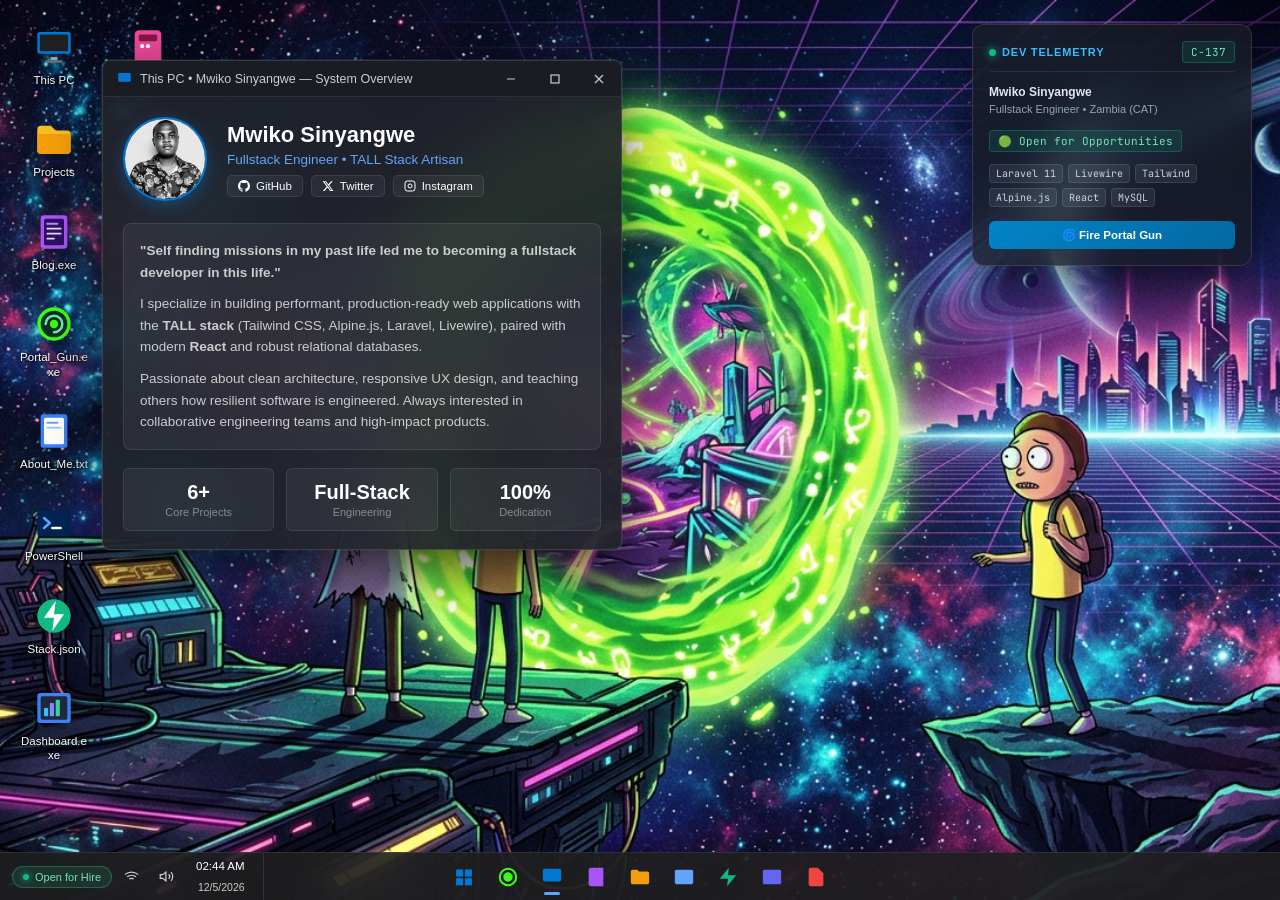
<file: index.html>
<!DOCTYPE html>
<html lang="en">
<head>
  <meta charset="UTF-8">
  <meta name="viewport" content="width=device-width, initial-scale=1.0, maximum-scale=1.0, user-scalable=no">
  <title>Mwiko Sinyangwe | Fullstack Engineer &bull; Windows Edition</title>
  
  <!-- SEO & Social Open Graph Tags -->
  <meta name="description" content="Mwiko Sinyangwe is a Fullstack Software Engineer specializing in Laravel, React, and the TALL stack. Explore projects, engineering blogs, and system architecture in an interactive desktop OS.">
  <meta name="author" content="Mwiko Sinyangwe">
  <meta property="og:title" content="Mwiko Sinyangwe | Fullstack Engineer (MwikoOS 11)">
  <meta property="og:description" content="Interactive Windows 11 portfolio featuring Laravel & React production apps, engineering blogs, and interdimensional portal jumps.">
  <meta property="og:image" content="https://mdsnn.github.io/images/citadel_wallpaper.jpg">
  <meta property="og:url" content="https://mdsnn.github.io">
  <meta property="og:type" content="website">
  <meta name="twitter:card" content="summary_large_image">
  <meta name="twitter:site" content="@andmds__">
  <meta name="twitter:creator" content="@andmds__">
  <meta name="twitter:title" content="Mwiko Sinyangwe | Fullstack Engineer">
  <meta name="twitter:description" content="Interactive Windows 11 portfolio featuring Laravel & React production apps, engineering blogs, and interdimensional portal jumps.">
  <meta name="twitter:image" content="https://mdsnn.github.io/images/citadel_wallpaper.jpg">

  <!-- Windows Fluent Fonts -->
  <link rel="preconnect" href="https://fonts.googleapis.com">
  <link rel="preconnect" href="https://fonts.gstatic.com" crossorigin>
  <link href="https://fonts.googleapis.com/css2?family=Plus+Jakarta+Sans:wght@400;500;600;700;800&family=JetBrains+Mono:wght@400;500;700&display=swap" rel="stylesheet">

  <link rel="stylesheet" href="os.css">
</head>
<body>

  <!-- =========================================
       PORTAL GUN TRANSITION OVERLAY
       ========================================= -->
  <div class="portal-swirl-overlay" id="portal-overlay"></div>

  <!-- =========================================
       WINDOWS 11 TOAST NOTIFICATION
       ========================================= -->
  <div class="win-toast" id="win-toast">
    <div class="toast-title">Notification</div>
    <div class="toast-body">Message</div>
  </div>

  <!-- =========================================
       WINDOWS 11 CONTEXT MENU (RIGHT CLICK)
       ========================================= -->
  <div class="win-context-menu" id="win-context-menu">
    <div class="context-menu-item" onclick="window.firePortalGun()">
      <svg viewBox="0 0 24 24" fill="none" stroke="#10b981" stroke-width="2"><circle cx="12" cy="12" r="10"/><path d="M12 2a14.5 14.5 0 0 0 0 20 10 10 0 0 0 0-20"/></svg>
      <span>Fire Portal Gun (Next Dimension)</span>
    </div>
    <div class="context-menu-separator"></div>
    <div class="context-menu-item" data-open-window="win-blog">
      <svg viewBox="0 0 24 24" fill="none" stroke="#A855F7" stroke-width="2"><path d="M4 19.5A2.5 2.5 0 0 1 6.5 17H20"/><path d="M6.5 2H20v20H6.5A2.5 2.5 0 0 1 4 19.5v-15A2.5 2.5 0 0 1 6.5 2z"/></svg>
      <span>Open Engineering Blog</span>
    </div>
    <div class="context-menu-item" data-open-window="win-projects">
      <svg viewBox="0 0 24 24" fill="none" stroke="#F59E0B" stroke-width="2"><path d="M22 19a2 2 0 0 1-2 2H4a2 2 0 0 1-2-2V5a2 2 0 0 1 2-2h5l2 3h9a2 2 0 0 1 2 2z"/></svg>
      <span>Open File Explorer</span>
    </div>
    <div class="context-menu-item" data-open-window="win-terminal">
      <svg viewBox="0 0 24 24" fill="none" stroke="#60A5FA" stroke-width="2"><polyline points="4 17 10 11 4 5"/><line x1="12" y1="19" x2="20" y2="19"/></svg>
      <span>Open Windows PowerShell</span>
    </div>
    <div class="context-menu-item" data-open-window="win-skills">
      <svg viewBox="0 0 24 24" fill="none" stroke="#10b981" stroke-width="2"><polygon points="13 2 3 14 12 14 11 22 21 10 12 10 13 2"/></svg>
      <span>Inspect Tech Stack</span>
    </div>
    <div class="context-menu-separator"></div>
    <a class="context-menu-item" href="resume.pdf" target="_blank" download style="text-decoration: none;">
      <svg viewBox="0 0 24 24" fill="none" stroke="#EF4444" stroke-width="2"><path d="M14 2H6a2 2 0 0 0-2 2v16a2 2 0 0 0 2 2h12a2 2 0 0 0 2-2V8z"/></svg>
      <span>Download Resume.pdf</span>
    </a>
    <a class="context-menu-item" href="https://github.com/mdsnn" target="_blank" style="text-decoration: none;">
      <svg viewBox="0 0 24 24" fill="currentColor"><path d="M12 0C5.37 0 0 5.37 0 12c0 5.31 3.435 9.795 8.205 11.385.6.105.825-.255.825-.57 0-.285-.015-1.23-.015-2.235-3.015.555-3.795-.735-4.035-1.41-.135-.345-.72-1.41-1.23-1.695-.42-.225-1.02-.78-.015-.795.945-.015 1.62.87 1.845 1.23 1.08 1.815 2.805 1.305 3.495.99.105-.78.42-1.305.765-1.605-2.67-.3-5.46-1.335-5.46-5.925 0-1.305.465-2.385 1.23-3.225-.12-.3-.54-1.53.12-3.18 0 0 1.005-.315 3.3 1.23.96-.27 1.98-.405 3-.405s2.04.135 3 .405c2.295-1.56 3.3-1.23 3.3-1.23.66 1.65.24 2.88.12 3.18.765.84 1.23 1.905 1.23 3.225 0 4.605-2.805 5.625-5.475 5.925.435.375.81 1.095.81 2.22 0 1.605-.015 2.895-.015 3.3 0 .315.225.69.825.57A12.02 12.02 0 0024 12c0-6.63-5.37-12-12-12z"/></svg>
      <span>GitHub Profile</span>
    </a>
  </div>

  <!-- =========================================
       DESKTOP DEV / SYSTEM TELEMETRY WIDGET
       ========================================= -->
  <aside class="desktop-dev-widget">
    <div class="widget-header">
      <div class="widget-title">
        <span class="widget-pulse"></span>
        <span>DEV TELEMETRY</span>
      </div>
      <span id="widget-dim-tag" class="widget-dimension" style="margin: 0;">C-137</span>
    </div>
    <div class="widget-status">
      <strong>Mwiko Sinyangwe</strong><br>
      <span style="color: #94a3b8; font-size: 11px;">Fullstack Engineer &bull; Zambia (CAT)</span>
    </div>
    <div class="widget-dimension">
      <span>🟢 Open for Opportunities</span>
    </div>
    <div class="widget-tags">
      <span class="widget-tag">Laravel 11</span>
      <span class="widget-tag">Livewire</span>
      <span class="widget-tag">Tailwind</span>
      <span class="widget-tag">Alpine.js</span>
      <span class="widget-tag">React</span>
      <span class="widget-tag">MySQL</span>
    </div>
    <button class="widget-btn" onclick="window.firePortalGun()">
      <span>🌀 Fire Portal Gun</span>
    </button>
  </aside>

  <!-- =========================================
       WINDOWS DESKTOP WORKSPACE & ICONS
       ========================================= -->
  <main class="desktop">
    <!-- Icon 1: This PC -->
    <div class="desktop-icon" data-open-window="win-about">
      <div class="icon-graphic">
        <svg viewBox="0 0 48 48" fill="none">
          <rect x="4" y="6" width="40" height="26" rx="3" fill="#0078D4"/>
          <rect x="7" y="9" width="34" height="20" rx="1" fill="#202020"/>
          <path d="M20 36H28V40H20V36Z" fill="#9CA3AF"/>
          <rect x="14" y="40" width="20" height="3" rx="1.5" fill="#6B7280"/>
        </svg>
      </div>
      <span class="icon-label">This PC</span>
    </div>

    <!-- Icon 2: Projects Folder -->
    <div class="desktop-icon" data-open-window="win-projects">
      <div class="icon-graphic">
        <svg viewBox="0 0 48 48" fill="none">
          <path d="M4 12C4 9.79086 5.79086 8 8 8H18.5858C19.6466 8 20.664 8.42143 21.4142 9.17157L24.8284 12.5858C25.5786 13.3359 26.596 13.7574 27.6569 13.7574H40C42.2091 13.7574 44 15.5482 44 17.7574V38C44 40.2091 42.2091 42 40 42H8C5.79086 42 4 40.2091 4 38V12Z" fill="#FBBF24"/>
          <path d="M4 18H44V38C44 40.2091 42.2091 42 40 42H8C5.79086 42 4 40.2091 4 38V18Z" fill="#F59E0B"/>
        </svg>
      </div>
      <span class="icon-label">Projects</span>
    </div>

    <!-- Icon 3: Engineering Blog -->
    <div class="desktop-icon" data-open-window="win-blog">
      <div class="icon-graphic">
        <svg viewBox="0 0 48 48" fill="none">
          <rect x="8" y="4" width="32" height="40" rx="4" fill="#A855F7"/>
          <rect x="12" y="8" width="24" height="32" rx="2" fill="#2E1065"/>
          <line x1="16" y1="14" x2="28" y2="14" stroke="#C084FC" stroke-width="2.5" stroke-linecap="round"/>
          <line x1="16" y1="20" x2="32" y2="20" stroke="#E9D5FF" stroke-width="2" stroke-linecap="round"/>
          <line x1="16" y1="26" x2="32" y2="26" stroke="#E9D5FF" stroke-width="2" stroke-linecap="round"/>
          <line x1="16" y1="32" x2="24" y2="32" stroke="#E9D5FF" stroke-width="2" stroke-linecap="round"/>
        </svg>
      </div>
      <span class="icon-label">Blog.exe</span>
    </div>

    <!-- Icon 4: Portal Gun -->
    <div class="desktop-icon" onclick="window.firePortalGun()">
      <div class="icon-graphic">
        <svg viewBox="0 0 48 48" fill="none">
          <circle cx="24" cy="24" r="18" stroke="#39FF14" stroke-width="4" fill="#0A2F1D"/>
          <path d="M14 24C14 18.4772 18.4772 14 24 14C29.5228 14 34 18.4772 34 24C34 29.5228 29.5228 34 24 34" stroke="#6EE7B7" stroke-width="3" stroke-linecap="round"/>
          <circle cx="24" cy="24" r="5" fill="#39FF14"/>
        </svg>
      </div>
      <span class="icon-label">Portal_Gun.exe</span>
    </div>

    <!-- Icon 5: Notepad About Me -->
    <div class="desktop-icon" data-open-window="win-about">
      <div class="icon-graphic">
        <svg viewBox="0 0 48 48" fill="none">
          <rect x="8" y="4" width="32" height="40" rx="3" fill="#3B82F6"/>
          <rect x="12" y="8" width="24" height="32" rx="2" fill="#FFFFFF"/>
          <line x1="16" y1="14" x2="28" y2="14" stroke="#60A5FA" stroke-width="2.5" stroke-linecap="round"/>
          <line x1="16" y1="20" x2="32" y2="20" stroke="#93C5FD" stroke-width="2" stroke-linecap="round"/>
        </svg>
      </div>
      <span class="icon-label">About_Me.txt</span>
    </div>

    <!-- Icon 6: Windows PowerShell -->
    <div class="desktop-icon" data-open-window="win-terminal">
      <div class="icon-graphic">
        <svg viewBox="0 0 48 48" fill="none">
          <rect x="4" y="8" width="40" height="32" rx="3" fill="#012456"/>
          <path d="M12 18L19 24L12 30" stroke="#60A5FA" stroke-width="3" stroke-linecap="round" stroke-linejoin="round"/>
          <line x1="22" y1="30" x2="32" y2="30" stroke="#FFFFFF" stroke-width="3" stroke-linecap="round"/>
        </svg>
      </div>
      <span class="icon-label">PowerShell</span>
    </div>

    <!-- Icon 7: Tech Stack -->
    <div class="desktop-icon" data-open-window="win-skills">
      <div class="icon-graphic">
        <svg viewBox="0 0 48 48" fill="none">
          <circle cx="24" cy="24" r="20" fill="#10B981"/>
          <polygon points="26 6 12 26 24 26 22 42 36 22 24 22 26 6" fill="#FFFFFF"/>
        </svg>
      </div>
      <span class="icon-label">Stack.json</span>
    </div>

    <!-- Icon 8: Dashboard.exe -->
    <div class="desktop-icon" data-open-window="win-dashboard">
      <div class="icon-graphic">
        <svg viewBox="0 0 48 48" fill="none">
          <rect x="4" y="6" width="40" height="36" rx="4" fill="#3B82F6"/>
          <rect x="8" y="10" width="32" height="28" rx="2" fill="#1E293B"/>
          <rect x="12" y="24" width="5" height="10" rx="1" fill="#38BDF8"/>
          <rect x="19" y="18" width="5" height="16" rx="1" fill="#818CF8"/>
          <rect x="26" y="14" width="5" height="20" rx="1" fill="#34D399"/>
        </svg>
      </div>
      <span class="icon-label">Dashboard.exe</span>
    </div>

    <!-- Icon 9: PotBELLY.exe -->
    <div class="desktop-icon" data-open-window="win-calc">
      <div class="icon-graphic">
        <svg viewBox="0 0 48 48" fill="none">
          <rect x="8" y="4" width="32" height="40" rx="5" fill="#EC4899"/>
          <rect x="13" y="9" width="22" height="8" rx="2" fill="#831843"/>
          <circle cx="17" cy="23" r="2.5" fill="#FFFFFF"/>
          <circle cx="24" cy="23" r="2.5" fill="#FFFFFF"/>
        </svg>
      </div>
      <span class="icon-label">PotBELLY.exe</span>
    </div>

    <!-- Icon 10: Resume PDF -->
    <div class="desktop-icon" data-open-window="win-resume">
      <div class="icon-graphic">
        <svg viewBox="0 0 48 48" fill="none">
          <rect x="8" y="4" width="32" height="40" rx="3" fill="#EF4444"/>
          <rect x="12" y="8" width="24" height="32" rx="2" fill="#FFFFFF"/>
          <path d="M16 16H32M16 22H32M16 28H26" stroke="#EF4444" stroke-width="2.5" stroke-linecap="round"/>
        </svg>
      </div>
      <span class="icon-label">Resume.pdf</span>
    </div>
  </main>

  <!-- =========================================
       WINDOWS 11 START MENU
       ========================================= -->
  <div class="start-menu" id="win-start-menu">
    <div class="start-search-bar">
      <svg viewBox="0 0 24 24" fill="none" stroke="currentColor" stroke-width="2"><circle cx="11" cy="11" r="8"></circle><line x1="21" y1="21" x2="16.65" y2="16.65"></line></svg>
      <input type="text" placeholder="Type here to search apps, articles, or projects...">
    </div>

    <div class="start-section-header">
      <span class="start-section-title">Pinned Applications</span>
      <span class="start-section-badge">Mwiko Edition</span>
    </div>

    <div class="start-pinned-grid">
      <div class="start-pinned-item" data-open-window="win-about">
        <div class="icon-graphic" style="width:36px; height:36px;">
          <svg viewBox="0 0 48 48" fill="none"><rect x="4" y="6" width="40" height="26" rx="3" fill="#0078D4"/><rect x="7" y="9" width="34" height="20" rx="1" fill="#202020"/></svg>
        </div>
        <span>About Me</span>
      </div>

      <div class="start-pinned-item" data-open-window="win-blog">
        <div class="icon-graphic" style="width:36px; height:36px;">
          <svg viewBox="0 0 48 48" fill="none"><rect x="8" y="4" width="32" height="40" rx="4" fill="#A855F7"/><rect x="12" y="8" width="24" height="32" rx="2" fill="#2E1065"/><line x1="16" y1="14" x2="28" y2="14" stroke="#C084FC" stroke-width="2.5"/></svg>
        </div>
        <span>Dev Blog</span>
      </div>

      <div class="start-pinned-item" data-open-window="win-projects">
        <div class="icon-graphic" style="width:36px; height:36px;">
          <svg viewBox="0 0 48 48" fill="none"><path d="M4 12C4 9.79086 5.79086 8 8 8H18.5858L24.8284 12.5858H40C42.2091 12.5858 44 14.3767 44 16.5858V38C44 40.2091 42.2091 42 40 42H8C5.79086 42 4 40.2091 4 38V12Z" fill="#F59E0B"/></svg>
        </div>
        <span>Projects</span>
      </div>

      <div class="start-pinned-item" onclick="window.firePortalGun()">
        <div class="icon-graphic" style="width:36px; height:36px;">
          <svg viewBox="0 0 48 48" fill="none"><circle cx="24" cy="24" r="18" stroke="#39FF14" stroke-width="4" fill="#0A2F1D"/><circle cx="24" cy="24" r="5" fill="#39FF14"/></svg>
        </div>
        <span>Portal Gun</span>
      </div>

      <div class="start-pinned-item" data-open-window="win-skills">
        <div class="icon-graphic" style="width:36px; height:36px;">
          <svg viewBox="0 0 48 48" fill="none"><circle cx="24" cy="24" r="20" fill="#10B981"/><polygon points="26 6 12 26 24 26 22 42 36 22 24 22 26 6" fill="#FFFFFF"/></svg>
        </div>
        <span>Tech Stack</span>
      </div>

      <div class="start-pinned-item" data-open-window="win-terminal">
        <div class="icon-graphic" style="width:36px; height:36px;">
          <svg viewBox="0 0 48 48" fill="none"><rect x="4" y="8" width="40" height="32" rx="3" fill="#012456"/><path d="M12 18L19 24L12 30" stroke="#60A5FA" stroke-width="3"/></svg>
        </div>
        <span>PowerShell</span>
      </div>

      <div class="start-pinned-item" data-open-window="win-dashboard">
        <div class="icon-graphic" style="width:36px; height:36px;">
          <svg viewBox="0 0 48 48" fill="none"><rect x="4" y="6" width="40" height="36" rx="4" fill="#3B82F6"/></svg>
        </div>
        <span>Dashboard</span>
      </div>

      <div class="start-pinned-item" data-open-window="win-contact">
        <div class="icon-graphic" style="width:36px; height:36px;">
          <svg viewBox="0 0 48 48" fill="none"><rect x="4" y="8" width="40" height="32" rx="4" fill="#6366F1"/><path d="M6 10L24 24L42 10" stroke="#FFFFFF" stroke-width="3"/></svg>
        </div>
        <span>Contact Mail</span>
      </div>
    </div>

    <!-- Start Footer -->
    <div class="start-footer">
      <div class="start-user" data-open-window="win-about">
        <img src="images/mwiko.jpg" alt="Mwiko Sinyangwe">
        <div>
          <div class="start-user-name">Mwiko Sinyangwe</div>
          <div class="start-user-role">Fullstack Engineer &bull; Administrator</div>
        </div>
      </div>

      <button class="start-power-btn" onclick="location.reload()" title="Restart System">
        <svg width="20" height="20" viewBox="0 0 24 24" fill="none" stroke="currentColor" stroke-width="2"><path d="M18.36 6.64a9 9 0 1 1-12.73 0"></path><line x1="12" y1="2" x2="12" y2="12"></line></svg>
      </button>
    </div>
  </div>

  <!-- =========================================
       WINDOW 1: ABOUT ME (THIS PC)
       ========================================= -->
  <div class="os-window hidden" id="win-about">
    <div class="window-header">
      <div class="window-title">
        <svg viewBox="0 0 24 24" fill="#0078D4"><rect x="2" y="3" width="20" height="14" rx="2"/><path d="M8 21h8m-4-4v4"/></svg>
        <span>This PC &bull; Mwiko Sinyangwe — System Overview</span>
      </div>
      <div class="win-controls">
        <button class="win-btn win-minimize" title="Minimize"><svg viewBox="0 0 10 10"><line x1="1" y1="5" x2="9" y2="5" stroke="currentColor" stroke-width="1.2"/></svg></button>
        <button class="win-btn win-maximize" title="Maximize"><svg viewBox="0 0 10 10"><rect x="1" y="1" width="8" height="8" fill="none" stroke="currentColor" stroke-width="1.2"/></svg></button>
        <button class="win-btn win-close" title="Close"><svg viewBox="0 0 10 10"><path d="M1,1 L9,9 M9,1 L1,9" stroke="currentColor" stroke-width="1.2"/></svg></button>
      </div>
    </div>
    <div class="window-body">
      <div class="about-hero">
        <img class="about-avatar" src="images/mwiko.jpg" alt="Mwiko Sinyangwe">
        <div>
          <h1 class="about-name">Mwiko Sinyangwe</h1>
          <div class="about-role">Fullstack Engineer &bull; TALL Stack Artisan</div>
          <div class="about-socials">
            <a class="social-pill" href="https://github.com/mdsnn" target="_blank" rel="noopener">
              <svg width="12" height="12" viewBox="0 0 24 24" fill="currentColor"><path d="M12 0C5.37 0 0 5.37 0 12c0 5.31 3.435 9.795 8.205 11.385.6.105.825-.255.825-.57 0-.285-.015-1.23-.015-2.235-3.015.555-3.795-.735-4.035-1.41-.135-.345-.72-1.41-1.23-1.695-.42-.225-1.02-.78-.015-.795.945-.015 1.62.87 1.845 1.23 1.08 1.815 2.805 1.305 3.495.99.105-.78.42-1.305.765-1.605-2.67-.3-5.46-1.335-5.46-5.925 0-1.305.465-2.385 1.23-3.225-.12-.3-.54-1.53.12-3.18 0 0 1.005-.315 3.3 1.23.96-.27 1.98-.405 3-.405s2.04.135 3 .405c2.295-1.56 3.3-1.23 3.3-1.23.66 1.65.24 2.88.12 3.18.765.84 1.23 1.905 1.23 3.225 0 4.605-2.805 5.625-5.475 5.925.435.375.81 1.095.81 2.22 0 1.605-.015 2.895-.015 3.3 0 .315.225.69.825.57A12.02 12.02 0 0024 12c0-6.63-5.37-12-12-12z"/></svg>
              <span>GitHub</span>
            </a>
            <a class="social-pill" href="https://twitter.com/andmds__" target="_blank" rel="noopener">
              <svg width="12" height="12" viewBox="0 0 24 24" fill="currentColor"><path d="M18.244 2.25h3.308l-7.227 8.26 8.502 11.24H16.17l-5.214-6.817L4.99 21.75H1.68l7.73-8.835L1.254 2.25H8.08l4.713 6.231zm-1.161 17.52h1.833L7.084 4.126H5.117z"/></svg>
              <span>Twitter</span>
            </a>
            <a class="social-pill" href="https://instagram.com/mwikosinyangwe" target="_blank" rel="noopener">
              <svg width="12" height="12" viewBox="0 0 24 24" fill="none" stroke="currentColor" stroke-width="2"><rect x="2" y="2" width="20" height="20" rx="5" ry="5"></rect><path d="M16 11.37A4 4 0 1 1 12.63 8 4 4 0 0 1 16 11.37z"></path></svg>
              <span>Instagram</span>
            </a>
          </div>
        </div>
      </div>

      <div class="bio-card">
        <p>
          <strong>"Self finding missions in my past life led me to becoming a fullstack developer in this life."</strong>
        </p>
        <p>
          I specialize in building performant, production-ready web applications with the <strong>TALL stack</strong> (Tailwind CSS, Alpine.js, Laravel, Livewire), paired with modern <strong>React</strong> and robust relational databases.
        </p>
        <p>
          Passionate about clean architecture, responsive UX design, and teaching others how resilient software is engineered. Always interested in collaborative engineering teams and high-impact products.
        </p>
      </div>

      <div class="about-stats">
        <div class="stat-box">
          <div class="stat-number">6+</div>
          <div class="stat-label">Core Projects</div>
        </div>
        <div class="stat-box">
          <div class="stat-number">Full-Stack</div>
          <div class="stat-label">Engineering</div>
        </div>
        <div class="stat-box">
          <div class="stat-number">100%</div>
          <div class="stat-label">Dedication</div>
        </div>
      </div>

      <div class="cta-row">
        <button class="btn-primary" data-open-window="win-projects">
          <span>Explore Projects</span>
        </button>
        <button class="btn-secondary" data-open-window="win-blog">
          <span>Read Engineering Blog</span>
        </button>
        <button class="btn-secondary" data-open-window="win-contact">
          <span>Contact Mwiko</span>
        </button>
      </div>
    </div>
  </div>

  <!-- =========================================
       WINDOW 2: ENGINEERING BLOG (BLOG.EXE)
       ========================================= -->
  <div class="os-window hidden" id="win-blog">
    <div class="window-header">
      <div class="window-title">
        <svg viewBox="0 0 24 24" fill="#A855F7"><path d="M4 19.5A2.5 2.5 0 0 1 6.5 17H20"/><path d="M6.5 2H20v20H6.5A2.5 2.5 0 0 1 4 19.5v-15A2.5 2.5 0 0 1 6.5 2z"/></svg>
        <span>Blog.exe &bull; Mwiko Sinyangwe — Technical Articles &amp; Insights</span>
      </div>
      <div class="win-controls">
        <button class="win-btn win-minimize"><svg viewBox="0 0 10 10"><line x1="1" y1="5" x2="9" y2="5" stroke="currentColor" stroke-width="1.2"/></svg></button>
        <button class="win-btn win-maximize"><svg viewBox="0 0 10 10"><rect x="1" y="1" width="8" height="8" fill="none" stroke="currentColor" stroke-width="1.2"/></svg></button>
        <button class="win-btn win-close"><svg viewBox="0 0 10 10"><path d="M1,1 L9,9 M9,1 L1,9" stroke="currentColor" stroke-width="1.2"/></svg></button>
      </div>
    </div>
    <div class="window-body" style="padding: 0; overflow: hidden;">
      <div class="blog-layout">
        <!-- Left Article Index -->
        <div class="blog-sidebar" id="blog-list"></div>
        <!-- Right Article Reader -->
        <div class="blog-reader-pane" id="blog-reader"></div>
      </div>
    </div>
  </div>

  <!-- =========================================
       WINDOW 3: IN-OS CASE STUDY READER (READER.EXE)
       ========================================= -->
  <div class="os-window hidden" id="win-reader">
    <div class="window-header">
      <div class="window-title">
        <svg viewBox="0 0 24 24" fill="#10B981"><path d="M14 2H6a2 2 0 0 0-2 2v16a2 2 0 0 0 2 2h12a2 2 0 0 0 2-2V8z"/><polyline points="14 2 14 8 20 8"/></svg>
        <span>Reader.exe &bull; Project Architecture Deep-Dive</span>
      </div>
      <div class="win-controls">
        <button class="win-btn win-minimize"><svg viewBox="0 0 10 10"><line x1="1" y1="5" x2="9" y2="5" stroke="currentColor" stroke-width="1.2"/></svg></button>
        <button class="win-btn win-maximize"><svg viewBox="0 0 10 10"><rect x="1" y="1" width="8" height="8" fill="none" stroke="currentColor" stroke-width="1.2"/></svg></button>
        <button class="win-btn win-close"><svg viewBox="0 0 10 10"><path d="M1,1 L9,9 M9,1 L1,9" stroke="currentColor" stroke-width="1.2"/></svg></button>
      </div>
    </div>
    <div class="window-body" id="case-study-body"></div>
  </div>

  <!-- =========================================
       WINDOW 4: PROJECTS (FILE EXPLORER)
       ========================================= -->
  <div class="os-window hidden" id="win-projects">
    <div class="window-header">
      <div class="window-title">
        <svg viewBox="0 0 24 24" fill="#F59E0B"><path d="M2 6a2 2 0 0 1 2-2h5l2 2h9a2 2 0 0 1 2 2v10a2 2 0 0 1-2 2H4a2 2 0 0 1-2-2V6z"/></svg>
        <span>File Explorer &bull; C:\Users\Mwiko\Projects</span>
      </div>
      <div class="win-controls">
        <button class="win-btn win-minimize"><svg viewBox="0 0 10 10"><line x1="1" y1="5" x2="9" y2="5" stroke="currentColor" stroke-width="1.2"/></svg></button>
        <button class="win-btn win-maximize"><svg viewBox="0 0 10 10"><rect x="1" y="1" width="8" height="8" fill="none" stroke="currentColor" stroke-width="1.2"/></svg></button>
        <button class="win-btn win-close"><svg viewBox="0 0 10 10"><path d="M1,1 L9,9 M9,1 L1,9" stroke="currentColor" stroke-width="1.2"/></svg></button>
      </div>
    </div>
    <div class="window-body">
      <div class="projects-filter">
        <button class="filter-btn active" data-filter="all">All Items</button>
        <button class="filter-btn" data-filter="laravel">Laravel &amp; PHP</button>
        <button class="filter-btn" data-filter="fullstack">Fullstack / React</button>
      </div>

      <div class="projects-grid">
        <!-- Project 1: Laragigs -->
        <div class="project-card" data-category="laravel fullstack">
          <div class="project-thumb-wrapper">
            <img class="project-thumb" src="images/screen.png" alt="Laragigs Job Portal">
          </div>
          <div class="project-info">
            <h3 class="project-title">Laragigs</h3>
            <p class="project-desc">Specialized job portal for Laravel developers with authentication, tag filtering, and job listings management.</p>
            <div class="project-tags">
              <span class="project-tag">Laravel</span>
              <span class="project-tag">MySQL</span>
              <span class="project-tag">Tailwind</span>
            </div>
            <div class="project-links">
              <button class="project-btn project-btn-primary" onclick="window.openCaseStudy('laragigs')">Case Study</button>
              <a class="project-btn project-btn-outline" href="https://github.com/mdsnn" target="_blank">Repository</a>
            </div>
          </div>
        </div>

        <!-- Project 2: PotBELLY -->
        <div class="project-card" data-category="fullstack">
          <div class="project-thumb-wrapper">
            <img class="project-thumb" src="images/calc.jpg" alt="PotBELLY Marketplace">
          </div>
          <div class="project-info">
            <h3 class="project-title">PotBELLY</h3>
            <p class="project-desc">Food marketplace with integrated interactive pricing calculator and dynamic menu management.</p>
            <div class="project-tags">
              <span class="project-tag">JavaScript</span>
              <span class="project-tag">CSS Grid</span>
              <span class="project-tag">Interactive UI</span>
            </div>
            <div class="project-links">
              <button class="project-btn project-btn-primary" data-open-window="win-calc">Run App</button>
              <a class="project-btn project-btn-outline" href="calc/index.html" target="_blank">Full Demo</a>
            </div>
          </div>
        </div>

        <!-- Project 3: Online Store -->
        <div class="project-card" data-category="laravel fullstack">
          <div class="project-thumb-wrapper">
            <img class="project-thumb" src="images/ecom.jpg" alt="Online Store">
          </div>
          <div class="project-info">
            <h3 class="project-title">Online Store</h3>
            <p class="project-desc">E-commerce platform with automated PayPal checkout flow, guest shopping cart, and order admin.</p>
            <div class="project-tags">
              <span class="project-tag">PHP</span>
              <span class="project-tag">PayPal SDK</span>
              <span class="project-tag">E-Commerce</span>
            </div>
            <div class="project-links">
              <button class="project-btn project-btn-primary" onclick="window.openCaseStudy('store')">Case Study</button>
              <a class="project-btn project-btn-outline" href="https://github.com/mdsnn" target="_blank">Repository</a>
            </div>
          </div>
        </div>

        <!-- Project 4: Financial Dashboard -->
        <div class="project-card" data-category="fullstack">
          <div class="project-thumb-wrapper">
            <img class="project-thumb" src="images/dashboard.jpg" alt="Analytics Dashboard">
          </div>
          <div class="project-info">
            <h3 class="project-title">Sales &amp; Analytics Dashboard</h3>
            <p class="project-desc">Real-time revenue metrics, financial reports visualization, interactive charts, and user analytics.</p>
            <div class="project-tags">
              <span class="project-tag">JS Charts</span>
              <span class="project-tag">Dashboard</span>
              <span class="project-tag">Data Viz</span>
            </div>
            <div class="project-links">
              <button class="project-btn project-btn-primary" data-open-window="win-dashboard">Launch App</button>
              <a class="project-btn project-btn-outline" href="dashboard/index.html" target="_blank">Direct View</a>
            </div>
          </div>
        </div>

        <!-- Project 5: Social Networking Platform -->
        <div class="project-card" data-category="fullstack">
          <div class="project-thumb-wrapper">
            <img class="project-thumb" src="images/blog.jpg" alt="Social Media Platform">
          </div>
          <div class="project-info">
            <h3 class="project-title">Social Network Platform</h3>
            <p class="project-desc">Community collaboration hub allowing developers and creators to share updates, comment, and connect.</p>
            <div class="project-tags">
              <span class="project-tag">Full-Stack</span>
              <span class="project-tag">Feed System</span>
              <span class="project-tag">Auth</span>
            </div>
            <div class="project-links">
              <a class="project-btn project-btn-primary" href="postSocial.html">Explore Platform</a>
              <a class="project-btn project-btn-outline" href="https://github.com/mdsnn" target="_blank">GitHub</a>
            </div>
          </div>
        </div>

        <!-- Project 6: Lending Firm Portal -->
        <div class="project-card" data-category="fullstack">
          <div class="project-thumb-wrapper">
            <img class="project-thumb" src="images/loan.jpg" alt="Lending Firm Website">
          </div>
          <div class="project-info">
            <h3 class="project-title">Lending Firm Web Portal</h3>
            <p class="project-desc">Financial service portal showcasing diverse credit tiers, loan estimation calculators, and client intake forms.</p>
            <div class="project-tags">
              <span class="project-tag">Financial UI</span>
              <span class="project-tag">Calculators</span>
              <span class="project-tag">Responsive</span>
            </div>
            <div class="project-links">
              <a class="project-btn project-btn-primary" href="loan/index.html" target="_blank">Live Portal</a>
              <a class="project-btn project-btn-outline" href="postLoan.html">Overview</a>
            </div>
          </div>
        </div>
      </div>
    </div>
  </div>

  <!-- =========================================
       WINDOW 5: WINDOWS POWERSHELL
       ========================================= -->
  <div class="os-window hidden" id="win-terminal">
    <div class="window-header" style="background: #012456; border-bottom: 1px solid rgba(255, 255, 255, 0.1);">
      <div class="window-title" style="color: #fff;">
        <svg viewBox="0 0 24 24" fill="#60A5FA"><rect x="2" y="4" width="20" height="16" rx="2"/><polyline points="8 10 12 14 8 18"/></svg>
        <span>Windows PowerShell</span>
      </div>
      <div class="win-controls">
        <button class="win-btn win-minimize"><svg viewBox="0 0 10 10"><line x1="1" y1="5" x2="9" y2="5" stroke="currentColor" stroke-width="1.2"/></svg></button>
        <button class="win-btn win-maximize"><svg viewBox="0 0 10 10"><rect x="1" y="1" width="8" height="8" fill="none" stroke="currentColor" stroke-width="1.2"/></svg></button>
        <button class="win-btn win-close"><svg viewBox="0 0 10 10"><path d="M1,1 L9,9 M9,1 L1,9" stroke="currentColor" stroke-width="1.2"/></svg></button>
      </div>
    </div>
    <div class="window-body powershell-body">
      <div class="powershell-output" id="powershell-output">
        <div class="ps-line">Windows PowerShell [Version 10.0.22621.1]</div>
        <div class="ps-line">Copyright (C) Microsoft Corporation. All rights reserved.</div>
        <div class="ps-line">&nbsp;</div>
        <div class="ps-line">Type <span class="ps-highlight">help</span>, <span class="ps-highlight">blog</span>, <span class="ps-highlight">portal</span>, or <span class="ps-highlight">dir</span> to view available commands.</div>
      </div>
      <div class="powershell-input-row">
        <span class="ps-prompt">PS C:\Users\Mwiko&gt;</span>
        <input type="text" id="powershell-input" class="powershell-input" autocomplete="off" spellcheck="false" autofocus>
      </div>
    </div>
  </div>

  <!-- =========================================
       WINDOW 6: TECH STACK
       ========================================= -->
  <div class="os-window hidden" id="win-skills">
    <div class="window-header">
      <div class="window-title">
        <svg viewBox="0 0 24 24" fill="#10B981"><polygon points="13 2 3 14 12 14 11 22 21 10 12 10 13 2"/></svg>
        <span>Stack.json &bull; Technical Proficiencies (Click any tag to find projects)</span>
      </div>
      <div class="win-controls">
        <button class="win-btn win-minimize"><svg viewBox="0 0 10 10"><line x1="1" y1="5" x2="9" y2="5" stroke="currentColor" stroke-width="1.2"/></svg></button>
        <button class="win-btn win-maximize"><svg viewBox="0 0 10 10"><rect x="1" y="1" width="8" height="8" fill="none" stroke="currentColor" stroke-width="1.2"/></svg></button>
        <button class="win-btn win-close"><svg viewBox="0 0 10 10"><path d="M1,1 L9,9 M9,1 L1,9" stroke="currentColor" stroke-width="1.2"/></svg></button>
      </div>
    </div>
    <div class="window-body">
      <div class="skills-grid">
        <div class="skill-category">
          <div class="skill-cat-title">
            <svg width="15" height="15" viewBox="0 0 24 24" fill="none" stroke="currentColor" stroke-width="2"><rect x="2" y="2" width="20" height="8" rx="2"/><rect x="2" y="14" width="20" height="8" rx="2"/><line x1="6" y1="6" x2="6.01" y2="6"/><line x1="6" y1="18" x2="6.01" y2="18"/></svg>
            <span>Backend Architecture</span>
          </div>
          <div class="skill-items">
            <span class="skill-badge">PHP</span>
            <span class="skill-badge">Laravel Framework</span>
            <span class="skill-badge">Livewire</span>
            <span class="skill-badge">Python</span>
            <span class="skill-badge">Django</span>
            <span class="skill-badge">Ruby on Rails</span>
            <span class="skill-badge">RESTful APIs</span>
          </div>
        </div>

        <div class="skill-category">
          <div class="skill-cat-title">
            <svg width="15" height="15" viewBox="0 0 24 24" fill="none" stroke="currentColor" stroke-width="2"><polyline points="16 18 22 12 16 6"/><polyline points="8 6 2 12 8 18"/></svg>
            <span>Frontend &amp; UI</span>
          </div>
          <div class="skill-items">
            <span class="skill-badge">Tailwind CSS</span>
            <span class="skill-badge">Alpine.js</span>
            <span class="skill-badge">React.js</span>
            <span class="skill-badge">JavaScript (ES6+)</span>
            <span class="skill-badge">HTML5 / Semantic Web</span>
            <span class="skill-badge">CSS Grid &amp; Flexbox</span>
            <span class="skill-badge">Responsive Design</span>
          </div>
        </div>

        <div class="skill-category">
          <div class="skill-cat-title">
            <svg width="15" height="15" viewBox="0 0 24 24" fill="none" stroke="currentColor" stroke-width="2"><ellipse cx="12" cy="5" rx="9" ry="3"/><path d="M21 12c0 1.66-4 3-9 3s-9-1.34-9-3"/><path d="M3 5v14c0 1.66 4 3 9 3s9-1.34 9-3V5"/></svg>
            <span>Databases &amp; Mobile</span>
          </div>
          <div class="skill-items">
            <span class="skill-badge">MySQL</span>
            <span class="skill-badge">PostgreSQL</span>
            <span class="skill-badge">React Native</span>
            <span class="skill-badge">JS Charts &amp; Analytics</span>
            <span class="skill-badge">Git &amp; GitHub</span>
            <span class="skill-badge">Composer &amp; npm</span>
          </div>
        </div>
      </div>
    </div>
  </div>

  <!-- =========================================
       WINDOW 7: DASHBOARD (LIVE IFRAME)
       ========================================= -->
  <div class="os-window hidden" id="win-dashboard">
    <div class="window-header">
      <div class="window-title">
        <svg viewBox="0 0 24 24" fill="#3B82F6"><rect x="3" y="3" width="18" height="18" rx="2"/></svg>
        <span>Dashboard.exe &bull; Live Sales &amp; Financial Analytics</span>
      </div>
      <div class="win-controls">
        <button class="win-btn win-minimize"><svg viewBox="0 0 10 10"><line x1="1" y1="5" x2="9" y2="5" stroke="currentColor" stroke-width="1.2"/></svg></button>
        <button class="win-btn win-maximize"><svg viewBox="0 0 10 10"><rect x="1" y="1" width="8" height="8" fill="none" stroke="currentColor" stroke-width="1.2"/></svg></button>
        <button class="win-btn win-close"><svg viewBox="0 0 10 10"><path d="M1,1 L9,9 M9,1 L1,9" stroke="currentColor" stroke-width="1.2"/></svg></button>
      </div>
    </div>
    <div class="window-body" style="padding: 0; overflow: hidden;">
      <iframe class="iframe-container" src="dashboard/index.html" title="Live Dashboard"></iframe>
    </div>
  </div>

  <!-- =========================================
       WINDOW 8: POTBELLY (LIVE IFRAME)
       ========================================= -->
  <div class="os-window hidden" id="win-calc">
    <div class="window-header">
      <div class="window-title">
        <svg viewBox="0 0 24 24" fill="#EC4899"><rect x="4" y="2" width="16" height="20" rx="2"/></svg>
        <span>PotBELLY.exe &bull; Interactive Food Marketplace</span>
      </div>
      <div class="win-controls">
        <button class="win-btn win-minimize"><svg viewBox="0 0 10 10"><line x1="1" y1="5" x2="9" y2="5" stroke="currentColor" stroke-width="1.2"/></svg></button>
        <button class="win-btn win-maximize"><svg viewBox="0 0 10 10"><rect x="1" y="1" width="8" height="8" fill="none" stroke="currentColor" stroke-width="1.2"/></svg></button>
        <button class="win-btn win-close"><svg viewBox="0 0 10 10"><path d="M1,1 L9,9 M9,1 L1,9" stroke="currentColor" stroke-width="1.2"/></svg></button>
      </div>
    </div>
    <div class="window-body" style="padding: 0; overflow: hidden;">
      <iframe class="iframe-container" src="calc/index.html" title="PotBELLY Calculator"></iframe>
    </div>
  </div>

  <!-- =========================================
       WINDOW 9: ADOBE ACROBAT READER DC SIMULATION
       ========================================= -->
  <div class="os-window hidden" id="win-resume" style="min-width: 740px; min-height: 580px;">
    <!-- Windows Window Header (Acrobat Chrome) -->
    <div class="window-header" style="background: #202224; border-bottom: 1px solid #141517;">
      <div class="window-title" style="color: #fff;">
        <svg viewBox="0 0 24 24" width="16" height="16" fill="#ED1C24">
          <path d="M14.07 3h4.43L12 14.86 5.5 3h4.43l2.07 4.14L14.07 3zm5.43 14.86c-1.36 0-3.64-.64-6.36-2.14-3.57 2.14-6.57 2.14-7.64 2.14-2.57 0-3.5-1.57-3.5-2.86 0-2.36 2.71-3.64 6.71-3.64.43 0 .86.07 1.29.14l1.86-3.86C10 5.29 8.21 3 6.07 3H3.93C1.79 3 0 5.29 0 7.64c0 3.79 4.29 8.36 10.71 8.36 1.43 0 2.86-.21 4.14-.64 2.5 1.57 4.5 1.71 5.64 1.71 1.79 0 3.5-.86 3.5-2.64 0-2.14-2.07-2.57-4.5-2.57z"/>
        </svg>
        <span id="acrobat-window-title">Adobe Acrobat Reader (64-bit) &bull; Resume_Mwiko_Sinyangwe.pdf</span>
      </div>
      <div class="win-controls">
        <button class="win-btn win-minimize"><svg viewBox="0 0 10 10"><line x1="1" y1="5" x2="9" y2="5" stroke="currentColor" stroke-width="1.2"/></svg></button>
        <button class="win-btn win-maximize"><svg viewBox="0 0 10 10"><rect x="1" y="1" width="8" height="8" fill="none" stroke="currentColor" stroke-width="1.2"/></svg></button>
        <button class="win-btn win-close"><svg viewBox="0 0 10 10"><path d="M1,1 L9,9 M9,1 L1,9" stroke="currentColor" stroke-width="1.2"/></svg></button>
      </div>
    </div>

    <!-- Acrobat Interface Container -->
    <div class="window-body" style="padding: 0; overflow: hidden; display: flex; flex-direction: column;">
      <div class="acrobat-window">
        <!-- Acrobat Menu Bar -->
        <div class="acrobat-menubar">
          <span class="acrobat-menu-item">File</span>
          <span class="acrobat-menu-item">Edit</span>
          <span class="acrobat-menu-item">View</span>
          <span class="acrobat-menu-item">E-Sign</span>
          <span class="acrobat-menu-item">Window</span>
          <span class="acrobat-menu-item">Help</span>
        </div>

        <!-- Acrobat Document Tabs -->
        <div class="acrobat-tabs">
          <div class="acrobat-tab active" data-doc="resume" onclick="window.switchAcrobatDoc('resume')">
            <svg viewBox="0 0 24 24" fill="currentColor"><path d="M14 2H6a2 2 0 0 0-2 2v16a2 2 0 0 0 2 2h12a2 2 0 0 0 2-2V8z"/></svg>
            <span>Resume_Mwiko_Sinyangwe.pdf</span>
          </div>
          <div class="acrobat-tab" data-doc="tall" onclick="window.switchAcrobatDoc('tall')">
            <svg viewBox="0 0 24 24" fill="currentColor"><path d="M14 2H6a2 2 0 0 0-2 2v16a2 2 0 0 0 2 2h12a2 2 0 0 0 2-2V8z"/></svg>
            <span>TALL_Stack_Superpower_2026.pdf</span>
          </div>
          <div class="acrobat-tab" data-doc="multi" onclick="window.switchAcrobatDoc('multi')">
            <svg viewBox="0 0 24 24" fill="currentColor"><path d="M14 2H6a2 2 0 0 0-2 2v16a2 2 0 0 0 2 2h12a2 2 0 0 0 2-2V8z"/></svg>
            <span>MultiTenant_Architecture_Spec.pdf</span>
          </div>
        </div>

        <!-- Acrobat Action Toolbar -->
        <div class="acrobat-toolbar">
          <div class="acrobat-tool-group">
            <a class="acrobat-tool-btn" href="resume.pdf" target="_blank" download title="Save / Download PDF">
              <svg width="14" height="14" viewBox="0 0 24 24" fill="none" stroke="currentColor" stroke-width="2"><path d="M19 21H5a2 2 0 0 1-2-2V5a2 2 0 0 1 2-2h11l5 5v11a2 2 0 0 1-2 2z"/><polyline points="17 21 17 13 7 13 7 21"/><polyline points="7 3 7 8 15 8"/></svg>
            </a>
            <button class="acrobat-tool-btn" onclick="window.print()" title="Print Document">
              <svg width="14" height="14" viewBox="0 0 24 24" fill="none" stroke="currentColor" stroke-width="2"><polyline points="6 9 6 2 18 2 18 9"/><path d="M6 18H4a2 2 0 0 1-2-2v-5a2 2 0 0 1 2-2h16a2 2 0 0 1 2 2v5a2 2 0 0 1-2 2h-2"/><rect x="6" y="14" width="12" height="8"/></svg>
            </button>
            <div class="acrobat-divider"></div>
            <!-- Page Stepper -->
            <div class="acrobat-page-stepper">
              <button class="acrobat-tool-btn" style="padding: 0 4px;" onclick="window.acrobatPrevPage()">
                <svg width="12" height="12" viewBox="0 0 24 24" fill="none" stroke="currentColor" stroke-width="2"><polyline points="15 18 9 12 15 6"/></svg>
              </button>
              <input type="text" class="acrobat-page-input" id="acrobat-current-page" value="1" readonly>
              <span>/ <span id="acrobat-total-pages">2</span></span>
              <button class="acrobat-tool-btn" style="padding: 0 4px;" onclick="window.acrobatNextPage()">
                <svg width="12" height="12" viewBox="0 0 24 24" fill="none" stroke="currentColor" stroke-width="2"><polyline points="9 18 15 12 9 6"/></svg>
              </button>
            </div>
            <div class="acrobat-divider"></div>
            <!-- Zoom Controls -->
            <button class="acrobat-tool-btn" onclick="window.acrobatZoomOut()" title="Zoom Out">
              <svg width="13" height="13" viewBox="0 0 24 24" fill="none" stroke="currentColor" stroke-width="2"><circle cx="11" cy="11" r="8"/><line x1="21" y1="21" x2="16.65" y2="16.65"/><line x1="8" y1="11" x2="14" y2="11"/></svg>
            </button>
            <span id="acrobat-zoom-label" style="font-family: var(--font-mono); font-size: 11px; min-width: 38px; text-align: center;">100%</span>
            <button class="acrobat-tool-btn" onclick="window.acrobatZoomIn()" title="Zoom In">
              <svg width="13" height="13" viewBox="0 0 24 24" fill="none" stroke="currentColor" stroke-width="2"><circle cx="11" cy="11" r="8"/><line x1="21" y1="21" x2="16.65" y2="16.65"/><line x1="11" y1="8" x2="11" y2="14"/><line x1="8" y1="11" x2="14" y2="11"/></svg>
            </button>
            <button class="acrobat-tool-btn" onclick="window.acrobatResetZoom()" title="Fit to 100%">
              <svg width="13" height="13" viewBox="0 0 24 24" fill="none" stroke="currentColor" stroke-width="2"><rect x="3" y="3" width="18" height="18" rx="2"/><polyline points="9 9 9 3 15 3 15 9"/></svg>
            </button>
          </div>

          <!-- Right Tools (Highlighter, Sticky, Sign) -->
          <div class="acrobat-tool-group">
            <button class="acrobat-tool-btn" id="acrobat-highlighter-btn" onclick="window.toggleAcrobatHighlighter()" title="Yellow Highlighter Tool">
              <svg width="14" height="14" viewBox="0 0 24 24" fill="none" stroke="#FBBF24" stroke-width="2"><path d="M12 19l7-7 3 3-7 7-3-3z"/><path d="M18 13l-1.5-7.5L2 2l3.5 14.5L13 18l5-5z"/></svg>
              <span>Highlight</span>
            </button>
            <button class="acrobat-tool-btn" data-open-window="win-contact" title="Add Sticky Note / Message Mwiko">
              <svg width="14" height="14" viewBox="0 0 24 24" fill="none" stroke="currentColor" stroke-width="2"><path d="M21 15a2 2 0 0 1-2 2H7l-4 4V5a2 2 0 0 1 2-2h14a2 2 0 0 1 2 2z"/></svg>
              <span>Comment</span>
            </button>
            <button class="acrobat-tool-btn active" data-open-window="win-contact" title="Sign &amp; Hire">
              <span>Sign / Hire</span>
            </button>
          </div>
        </div>

        <!-- Acrobat Main Workspace -->
        <div class="acrobat-workspace">
          <!-- Left Icon Strip -->
          <div class="acrobat-sidebar-strip">
            <div class="acrobat-side-icon active" id="acrobat-thumb-toggle" onclick="window.toggleAcrobatThumbPane()" title="Page Thumbnails">
              <svg width="16" height="16" viewBox="0 0 24 24" fill="none" stroke="currentColor" stroke-width="2"><rect x="3" y="3" width="18" height="18" rx="2"/><line x1="3" y1="9" x2="21" y2="9"/><line x1="9" y1="21" x2="9" y2="9"/></svg>
            </div>
            <div class="acrobat-side-icon" title="Bookmarks">
              <svg width="16" height="16" viewBox="0 0 24 24" fill="none" stroke="currentColor" stroke-width="2"><path d="M19 21l-7-5-7 5V5a2 2 0 0 1 2-2h10a2 2 0 0 1 2 2z"/></svg>
            </div>
            <div class="acrobat-side-icon" title="Attachments">
              <svg width="16" height="16" viewBox="0 0 24 24" fill="none" stroke="currentColor" stroke-width="2"><path d="M21.44 11.05l-9.19 9.19a6 6 0 0 1-8.49-8.49l9.19-9.19a4 4 0 0 1 5.66 5.66l-9.2 9.19a2 2 0 0 1-2.83-2.83l8.49-8.48"/></svg>
            </div>
          </div>

          <!-- Thumbnail Flyout Pane -->
          <div class="acrobat-thumb-pane" id="acrobat-thumb-pane">
            <div class="thumb-preview-box active" onclick="window.setAcrobatPage(1)">
              <div class="thumb-line" style="width: 70%; background: #ed1c24;"></div>
              <div class="thumb-line" style="width: 90%;"></div>
              <div class="thumb-line" style="width: 80%;"></div>
              <div class="thumb-line" style="width: 85%;"></div>
              <div class="thumb-line" style="width: 60%;"></div>
              <div class="thumb-line" style="width: 75%;"></div>
              <div class="thumb-page-num">1</div>
            </div>
            <div class="thumb-preview-box" onclick="window.setAcrobatPage(2)">
              <div class="thumb-line" style="width: 50%;"></div>
              <div class="thumb-line" style="width: 85%;"></div>
              <div class="thumb-line" style="width: 70%;"></div>
              <div class="thumb-line" style="width: 90%;"></div>
              <div class="thumb-line" style="width: 40%;"></div>
              <div class="thumb-page-num">2</div>
            </div>
          </div>

          <!-- Document Canvas Sheet -->
          <div class="acrobat-canvas" id="acrobat-canvas">
            <div class="pdf-page-sheet" id="pdf-page-sheet">
              <!-- Content rendered dynamically via os.js -->
            </div>
          </div>
        </div>
      </div>
    </div>
  </div>

  <!-- =========================================
       WINDOW 10: CONTACT / MAIL
       ========================================= -->
  <div class="os-window hidden" id="win-contact">
    <div class="window-header">
      <div class="window-title">
        <svg viewBox="0 0 24 24" fill="#6366F1"><path d="M4 4h16c1.1 0 2 .9 2 2v12c0 1.1-.9 2-2 2H4c-1.1 0-2-.9-2-2V6c0-1.1.9-2 2-2z"/></svg>
        <span>Windows Mail &bull; Direct Message to Mwiko</span>
      </div>
      <div class="win-controls">
        <button class="win-btn win-minimize"><svg viewBox="0 0 10 10"><line x1="1" y1="5" x2="9" y2="5" stroke="currentColor" stroke-width="1.2"/></svg></button>
        <button class="win-btn win-maximize"><svg viewBox="0 0 10 10"><rect x="1" y="1" width="8" height="8" fill="none" stroke="currentColor" stroke-width="1.2"/></svg></button>
        <button class="win-btn win-close"><svg viewBox="0 0 10 10"><path d="M1,1 L9,9 M9,1 L1,9" stroke="currentColor" stroke-width="1.2"/></svg></button>
      </div>
    </div>
    <div class="window-body">
      <form class="contact-form" id="contact-form">
        <div class="form-group">
          <label class="form-label">To:</label>
          <input class="form-input" type="text" value="Mwiko Sinyangwe &lt;mwikosinyangwe@gmail.com&gt;" readonly style="opacity: 0.75; cursor: default;">
        </div>
        <div class="form-group">
          <label class="form-label">Your Name</label>
          <input class="form-input" type="text" name="name" placeholder="Sarah or Alex" required>
        </div>
        <div class="form-group">
          <label class="form-label">Your Email</label>
          <input class="form-input" type="email" name="email" placeholder="name@company.com" required>
        </div>
        <div class="form-group">
          <label class="form-label">Subject</label>
          <input class="form-input" type="text" name="subject" placeholder="Fullstack Collaboration / Project Inquiry" required>
        </div>
        <div class="form-group">
          <label class="form-label">Message</label>
          <textarea class="form-textarea" name="message" placeholder="Hi Mwiko, I'd like to talk about..." required></textarea>
        </div>
        <div class="form-status" id="form-status"></div>
        <button type="submit" class="btn-primary" style="align-self: flex-start;">
          <span>Send Message</span>
        </button>
      </form>
    </div>
  </div>

  <!-- =========================================
       WINDOWS 11 TASKBAR (BOTTOM)
       ========================================= -->
  <footer class="taskbar">
    <div class="taskbar-center">
      <!-- Windows 11 Start Button -->
      <button class="taskbar-btn win-start-btn" id="win-start-btn" title="Start">
        <svg viewBox="0 0 24 24" fill="currentColor">
          <path d="M2.5 3H11V11.5H2.5V3Z"/>
          <path d="M13 3H21.5V11.5H13V3Z"/>
          <path d="M2.5 13.5H11V22H2.5V13.5Z"/>
          <path d="M13 13.5H21.5V22H13V13.5Z"/>
        </svg>
      </button>

      <!-- Portal Gun Taskbar Action -->
      <button class="taskbar-btn" onclick="window.firePortalGun()" title="Fire Portal Gun (Change Dimension)">
        <svg viewBox="0 0 24 24" fill="none" stroke="#39FF14" stroke-width="2.2"><circle cx="12" cy="12" r="9"/><circle cx="12" cy="12" r="4" fill="#39FF14"/></svg>
      </button>

      <!-- Taskbar App 1: This PC / About -->
      <button class="taskbar-btn" data-app="win-about" data-open-window="win-about" title="This PC / About">
        <svg viewBox="0 0 24 24" fill="#0078D4"><rect x="2" y="3" width="20" height="14" rx="2"/><path d="M8 21h8m-4-4v4"/></svg>
        <span class="taskbar-indicator"></span>
      </button>

      <!-- Taskbar App 2: Engineering Blog -->
      <button class="taskbar-btn" data-app="win-blog" data-open-window="win-blog" title="Engineering Blog (Blog.exe)">
        <svg viewBox="0 0 24 24" fill="#A855F7"><path d="M4 19.5A2.5 2.5 0 0 1 6.5 17H20"/><path d="M6.5 2H20v20H6.5A2.5 2.5 0 0 1 4 19.5v-15A2.5 2.5 0 0 1 6.5 2z"/></svg>
        <span class="taskbar-indicator"></span>
      </button>

      <!-- Taskbar App 3: File Explorer -->
      <button class="taskbar-btn" data-app="win-projects" data-open-window="win-projects" title="File Explorer (Projects)">
        <svg viewBox="0 0 24 24" fill="#F59E0B"><path d="M2 6a2 2 0 0 1 2-2h5l2 2h9a2 2 0 0 1 2 2v10a2 2 0 0 1-2 2H4a2 2 0 0 1-2-2V6z"/></svg>
        <span class="taskbar-indicator"></span>
      </button>

      <!-- Taskbar App 4: Windows PowerShell -->
      <button class="taskbar-btn" data-app="win-terminal" data-open-window="win-terminal" title="Windows PowerShell">
        <svg viewBox="0 0 24 24" fill="#60A5FA"><rect x="2" y="4" width="20" height="16" rx="2"/><polyline points="8 10 12 14 8 18"/></svg>
        <span class="taskbar-indicator"></span>
      </button>

      <!-- Taskbar App 5: Stack -->
      <button class="taskbar-btn" data-app="win-skills" data-open-window="win-skills" title="Tech Stack">
        <svg viewBox="0 0 24 24" fill="#10B981"><polygon points="13 2 3 14 12 14 11 22 21 10 12 10 13 2"/></svg>
        <span class="taskbar-indicator"></span>
      </button>

      <!-- Taskbar App 6: Mail -->
      <button class="taskbar-btn" data-app="win-contact" data-open-window="win-contact" title="Windows Mail">
        <svg viewBox="0 0 24 24" fill="#6366F1"><path d="M4 4h16c1.1 0 2 .9 2 2v12c0 1.1-.9 2-2 2H4c-1.1 0-2-.9-2-2V6c0-1.1.9-2 2-2z"/></svg>
        <span class="taskbar-indicator"></span>
      </button>

      <!-- Taskbar App 7: Resume -->
      <button class="taskbar-btn" data-app="win-resume" data-open-window="win-resume" title="Resume PDF">
        <svg viewBox="0 0 24 24" fill="#EF4444"><path d="M14 2H6a2 2 0 0 0-2 2v16a2 2 0 0 0 2 2h12a2 2 0 0 0 2-2V8z"/></svg>
        <span class="taskbar-indicator"></span>
      </button>
    </div>

    <!-- Windows System Tray (Right) -->
    <div class="taskbar-tray">
      <div class="tray-status">
        <span class="status-dot"></span>
        <span>Open for Hire</span>
      </div>

      <!-- Network Icon -->
      <div class="tray-item" title="Network: Connected (Online)">
        <svg width="15" height="15" viewBox="0 0 24 24" fill="none" stroke="currentColor" stroke-width="2"><path d="M5 12.55a11 11 0 0 1 14.08 0"></path><path d="M1.42 9a16 16 0 0 1 21.16 0"></path><path d="M8.53 16.11a6 6 0 0 1 6.95 0"></path><line x1="12" y1="20" x2="12.01" y2="20"></line></svg>
      </div>

      <!-- Synthesized Audio Toggle Icon -->
      <div class="tray-item" id="tray-sound-btn" title="Toggle System &amp; Portal Audio FX">
        <svg width="15" height="15" viewBox="0 0 24 24" fill="none" stroke="currentColor" stroke-width="2"><polygon points="11 5 6 9 2 9 2 15 6 15 11 19 11 5"></polygon><path d="M15.54 8.46a5 5 0 0 1 0 7.07"></path><path d="M19.07 4.93a10 10 0 0 1 0 14.14"></path></svg>
      </div>

      <!-- Windows Date & Time (Stacked) -->
      <div class="tray-item tray-clock">
        <div class="tray-time" id="tray-time">--:--</div>
        <div class="tray-date" id="tray-date">--/--/----</div>
      </div>

      <!-- Windows Peek Desktop Line -->
      <div class="peek-desktop" id="peek-desktop-btn" title="Show Desktop"></div>
    </div>
  </footer>

  <script src="blogs.js"></script>
  <script src="os.js"></script>
</body>
</html>
</file>
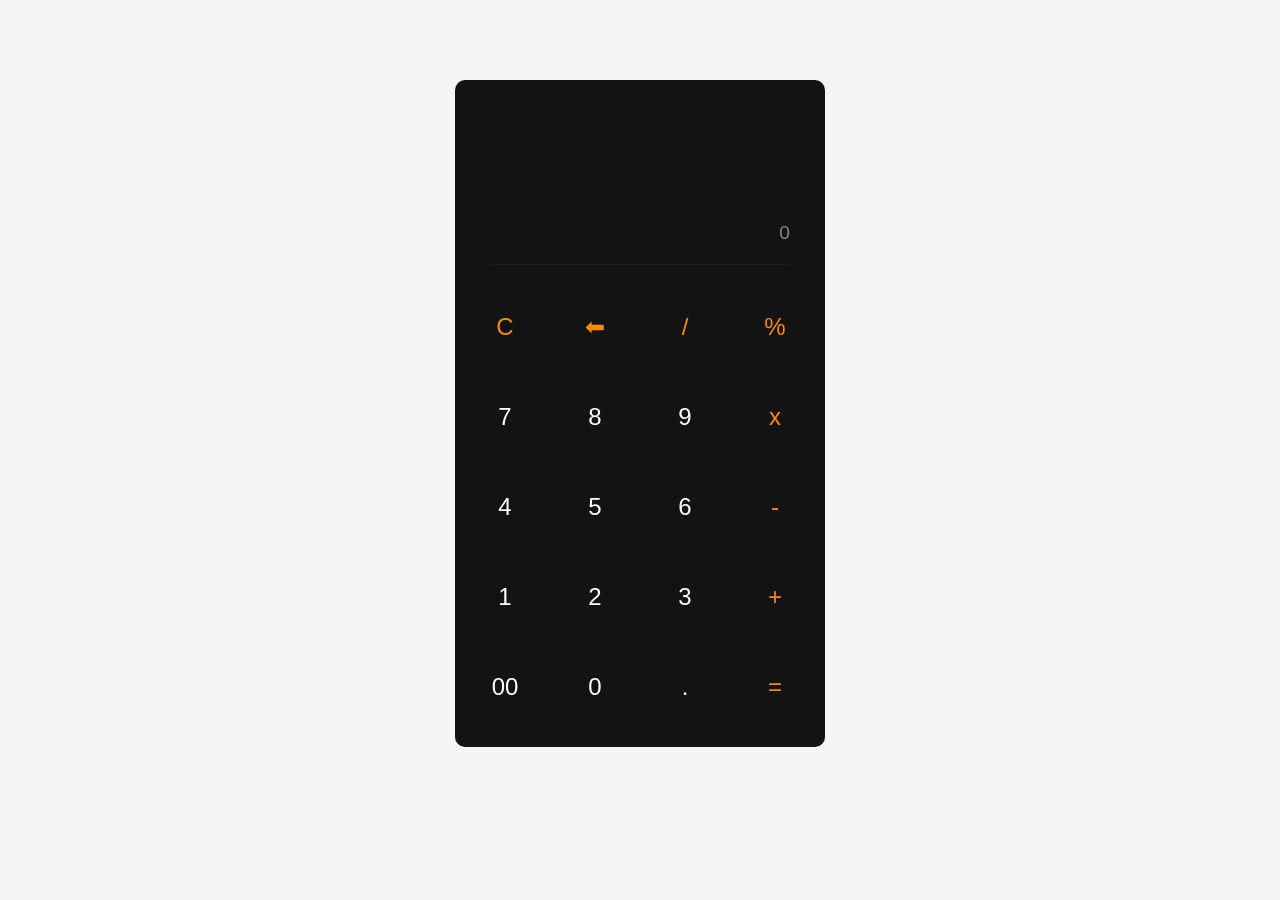
<file: calc/index.html>
<!DOCTYPE html>
<html lang="en">
    <head>
        <meta charset="UTF-8" />
        <meta http-equiv="X-UA-Compatible" content="IE=edge" />
        <meta name="viewport" content="width=device-width, initial-scale=1.0" />
        <title>Calc</title>
        <link rel="stylesheet" href="style.css" />
        <script src="script.js" defer></script>
    </head>

    <body>
        <div class="container">
            <section id="Display-area">
                <div class="currentInput"></div>
                <div class="answerScreen">0</div>
            </section>
            <section class="keypad-btns">
                <button type="button" class="fun_btn" id="clear" value="">
                    C
                </button>
                <button type="button" class="fun_btn" id="erase" value="">
                    &#11013;
                </button>
                <button type="button" class="fun_btn" value="/">/</button>
                <button type="button" class="fun_btn" value="%">%</button>
                <button type="button" class="num_btn" value="7">7</button>
                <button type="button" class="num_btn" value="8">8</button>
                <button type="button" class="num_btn" value="9">9</button>
                <button type="button" class="fun_btn" value="*">x</button>
                <button type="button" class="num_btn" value="4">4</button>
                <button type="button" class="num_btn" value="5">5</button>
                <button type="button" class="num_btn" value="6">6</button>
                <button type="button" class="fun_btn" value="-">-</button>
                <button type="button" class="num_btn" value="1">1</button>
                <button type="button" class="num_btn" value="2">2</button>
                <button type="button" class="num_btn" value="3">3</button>
                <button type="button" class="fun_btn" value="+">+</button>
                <button type="button" class="num_btn" value="00">00</button>
                <button type="button" class="num_btn" value="0">0</button>
                <button type="button" class="num_btn" value=".">.</button>
                <button type="button" class="fun_btn" id="evaluate" value="">
                    =
                </button>
            </section>
        </div>
    </body>
</html>
</file>
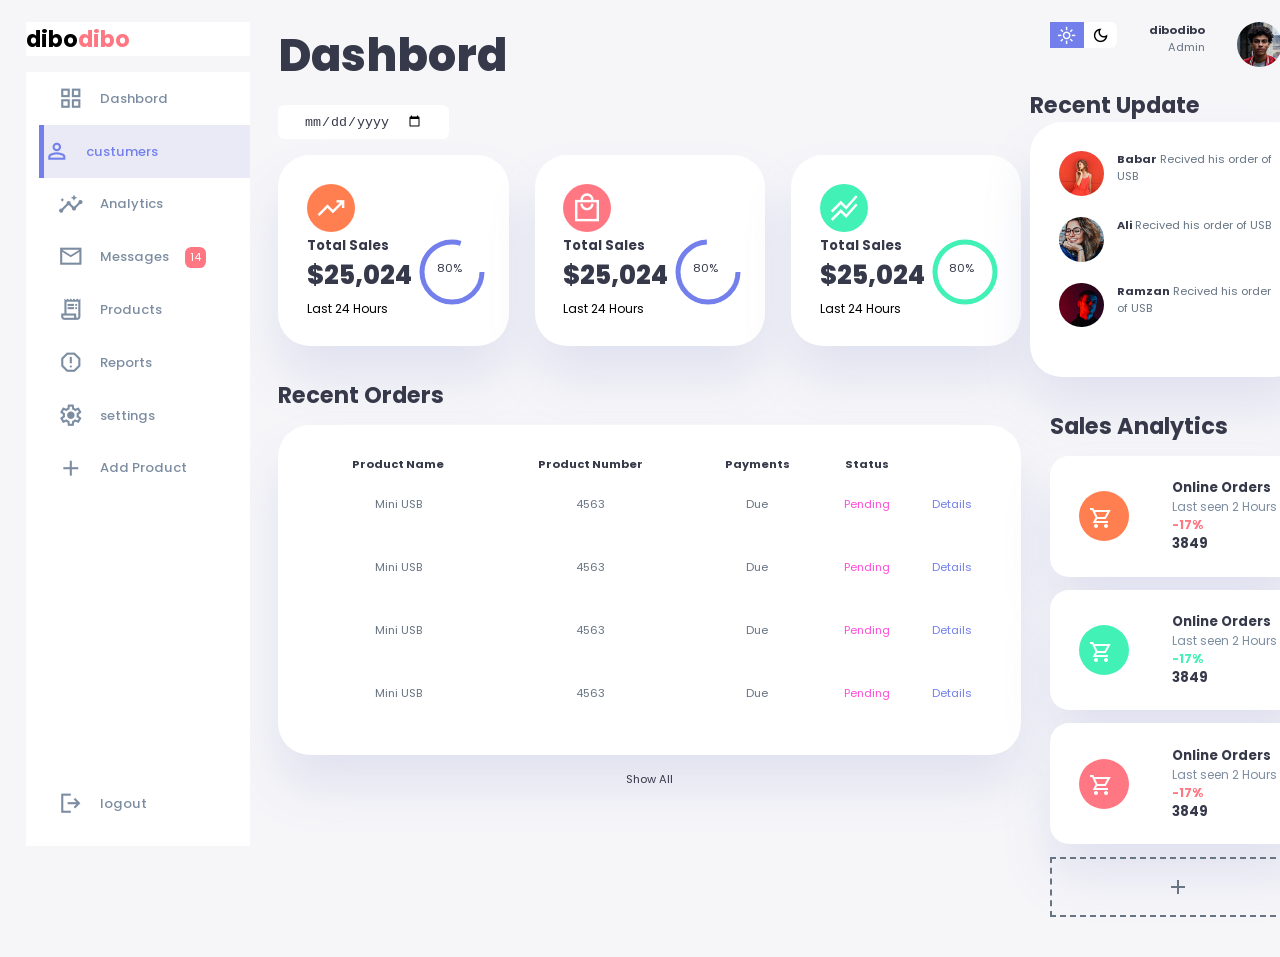
<file: dashboard/index.html>
<!DOCTYPE html>
<html lang="en">
<head>
  <meta charset="UTF-8">
  <meta http-equiv="X-UA-Compatible" content="IE=edge">
  <meta name="viewport" content="width=device-width, initial-scale=1.0">
  <title>dibodibo</title>
  <link rel="stylesheet" href="https://fonts.googleapis.com/css2?family=Material+Symbols+Sharp:opsz,wght,FILL,GRAD@48,400,0,0" />
  <link rel="stylesheet" href="style.css">
</head>
<body>
   <div class="container">
      <aside>
           
         <div class="top">
           <div class="logo">
             <h2>dibo<span class="danger">dibo</span> </h2>
           </div>
           <div class="close" id="close_btn">
            <span class="material-symbols-sharp">
              close
              </span>
           </div>
         </div>
         <!-- end top -->
          <div class="sidebar">

            <a href="#">
              <span class="material-symbols-sharp">grid_view </span>
              <h3>Dashbord</h3>
           </a>
           <a href="#" class="active">
              <span class="material-symbols-sharp">person_outline </span>
              <h3>custumers</h3>
           </a>
           <a href="#">
              <span class="material-symbols-sharp">insights </span>
              <h3>Analytics</h3>
           </a>
           <a href="#">
              <span class="material-symbols-sharp">mail_outline </span>
              <h3>Messages</h3>
              <span class="msg_count">14</span>
           </a>
           <a href="#">
              <span class="material-symbols-sharp">receipt_long </span>
              <h3>Products</h3>
           </a>
           <a href="#">
              <span class="material-symbols-sharp">report_gmailerrorred </span>
              <h3>Reports</h3>
           </a>
           <a href="#">
              <span class="material-symbols-sharp">settings </span>
              <h3>settings</h3>
           </a>
           <a href="#">
              <span class="material-symbols-sharp">add </span>
              <h3>Add Product</h3>
           </a>
           <a href="#">
              <span class="material-symbols-sharp">logout </span>
              <h3>logout</h3>
           </a>
             


          </div>

      </aside>
      <!-- --------------
        end asid
      -------------------- -->

      <!-- --------------
        start main part
      --------------- -->

      <main>
           <h1>Dashbord</h1>

           <div class="date">
             <input type="date" >
           </div>

        <div class="insights">

           <!-- start seling -->
            <div class="sales">
               <span class="material-symbols-sharp">trending_up</span>
               <div class="middle">

                 <div class="left">
                   <h3>Total Sales</h3>
                   <h1>$25,024</h1>
                 </div>
                  <div class="progress">
                      <svg>
                         <circle  r="30" cy="40" cx="40"></circle>
                      </svg>
                      <div class="number"><p>80%</p></div>
                  </div>

               </div>
               <small>Last 24 Hours</small>
            </div>
           <!-- end seling -->
              <!-- start expenses -->
              <div class="expenses">
                <span class="material-symbols-sharp">local_mall</span>
                <div class="middle">
 
                  <div class="left">
                    <h3>Total Sales</h3>
                    <h1>$25,024</h1>
                  </div>
                   <div class="progress">
                       <svg>
                          <circle  r="30" cy="40" cx="40"></circle>
                       </svg>
                       <div class="number"><p>80%</p></div>
                   </div>
 
                </div>
                <small>Last 24 Hours</small>
             </div>
            <!-- end seling -->
               <!-- start seling -->
               <div class="income">
                <span class="material-symbols-sharp">stacked_line_chart</span>
                <div class="middle">
 
                  <div class="left">
                    <h3>Total Sales</h3>
                    <h1>$25,024</h1>
                  </div>
                   <div class="progress">
                       <svg>
                          <circle  r="30" cy="40" cx="40"></circle>
                       </svg>
                       <div class="number"><p>80%</p></div>
                   </div>
 
                </div>
                <small>Last 24 Hours</small>
             </div>
            <!-- end seling -->

        </div>
       <!-- end insights -->
      <div class="recent_order">
         <h2>Recent Orders</h2>
         <table> 
             <thead>
              <tr>
                <th>Product Name</th>
                <th>Product Number</th>
                <th>Payments</th>
                <th>Status</th>
              </tr>
             </thead>
              <tbody>
                 <tr>
                   <td>Mini USB</td>
                   <td>4563</td>
                   <td>Due</td>
                   <td class="warning">Pending</td>
                   <td class="primary">Details</td>
                 </tr>
                 <tr>
                  <td>Mini USB</td>
                  <td>4563</td>
                  <td>Due</td>
                  <td class="warning">Pending</td>
                  <td class="primary">Details</td>
                </tr>
                <tr>
                  <td>Mini USB</td>
                  <td>4563</td>
                  <td>Due</td>
                  <td class="warning">Pending</td>
                  <td class="primary">Details</td>
                </tr>
                <tr>
                  <td>Mini USB</td>
                  <td>4563</td>
                  <td>Due</td>
                  <td class="warning">Pending</td>
                  <td class="primary">Details</td>
                </tr>
              </tbody>
         </table>
         <a href="#">Show All</a>
      </div>

      </main>
      <!------------------
         end main
        ------------------->

      <!----------------
        start right main 
      ---------------------->
    <div class="right">

<div class="top">
   <button id="menu_bar">
     <span class="material-symbols-sharp">menu</span>
   </button>

   <div class="theme-toggler">
     <span class="material-symbols-sharp active">light_mode</span>
     <span class="material-symbols-sharp">dark_mode</span>
   </div>
    <div class="profile">
       <div class="info">
           <p><b>dibodibo</b></p>
           <p>Admin</p>
           <small class="text-muted"></small>
       </div>
       <div class="profile-photo">
         <img src="./images/profile-1.jpg" alt=""/>
       </div>
    </div>
</div>

  <div class="recent_updates">
     <h2>Recent Update</h2>
   <div class="updates">
      <div class="update">
         <div class="profile-photo">
            <img src="./images/profile-4.jpg" alt=""/>
         </div>
        <div class="message">
           <p><b>Babar</b> Recived his order of USB</p>
        </div>
      </div>
      <div class="update">
        <div class="profile-photo">
        <img src="./images/profile-3.jpg" alt=""/>
        </div>
       <div class="message">
          <p><b>Ali</b> Recived his order of USB</p>
       </div>
     </div>
     <div class="update">
      <div class="profile-photo">
         <img src="./images/profile-2.jpg" alt=""/>
      </div>
     <div class="message">
        <p><b>Ramzan</b> Recived his order of USB</p>
     </div>
   </div>
  </div>
  </div>


   <div class="sales-analytics">
     <h2>Sales Analytics</h2>

      <div class="item onlion">
        <div class="icon">
          <span class="material-symbols-sharp">shopping_cart</span>
        </div>
        <div class="right_text">
          <div class="info">
            <h3>Online Orders</h3>
            <small class="text-muted">Last seen 2 Hours</small>
          </div>
          <h5 class="danger">-17%</h5>
          <h3>3849</h3>
        </div>
      </div>
      <div class="item onlion">
        <div class="icon">
          <span class="material-symbols-sharp">shopping_cart</span>
        </div>
        <div class="right_text">
          <div class="info">
            <h3>Online Orders</h3>
            <small class="text-muted">Last seen 2 Hours</small>
          </div>
          <h5 class="success">-17%</h5>
          <h3>3849</h3>
        </div>
      </div>
      <div class="item onlion">
        <div class="icon">
          <span class="material-symbols-sharp">shopping_cart</span>
        </div>
        <div class="right_text">
          <div class="info">
            <h3>Online Orders</h3>
            <small class="text-muted">Last seen 2 Hours</small>
          </div>
          <h5 class="danger">-17%</h5>
          <h3>3849</h3>
        </div>
      </div>
   
  

</div>

      <div class="item add_product">
            <div>
            <span class="material-symbols-sharp">add</span>
            </div>
     </div>
</div>


   </div>



   <script src="script.js"></script>
</body>
</html>
</file>
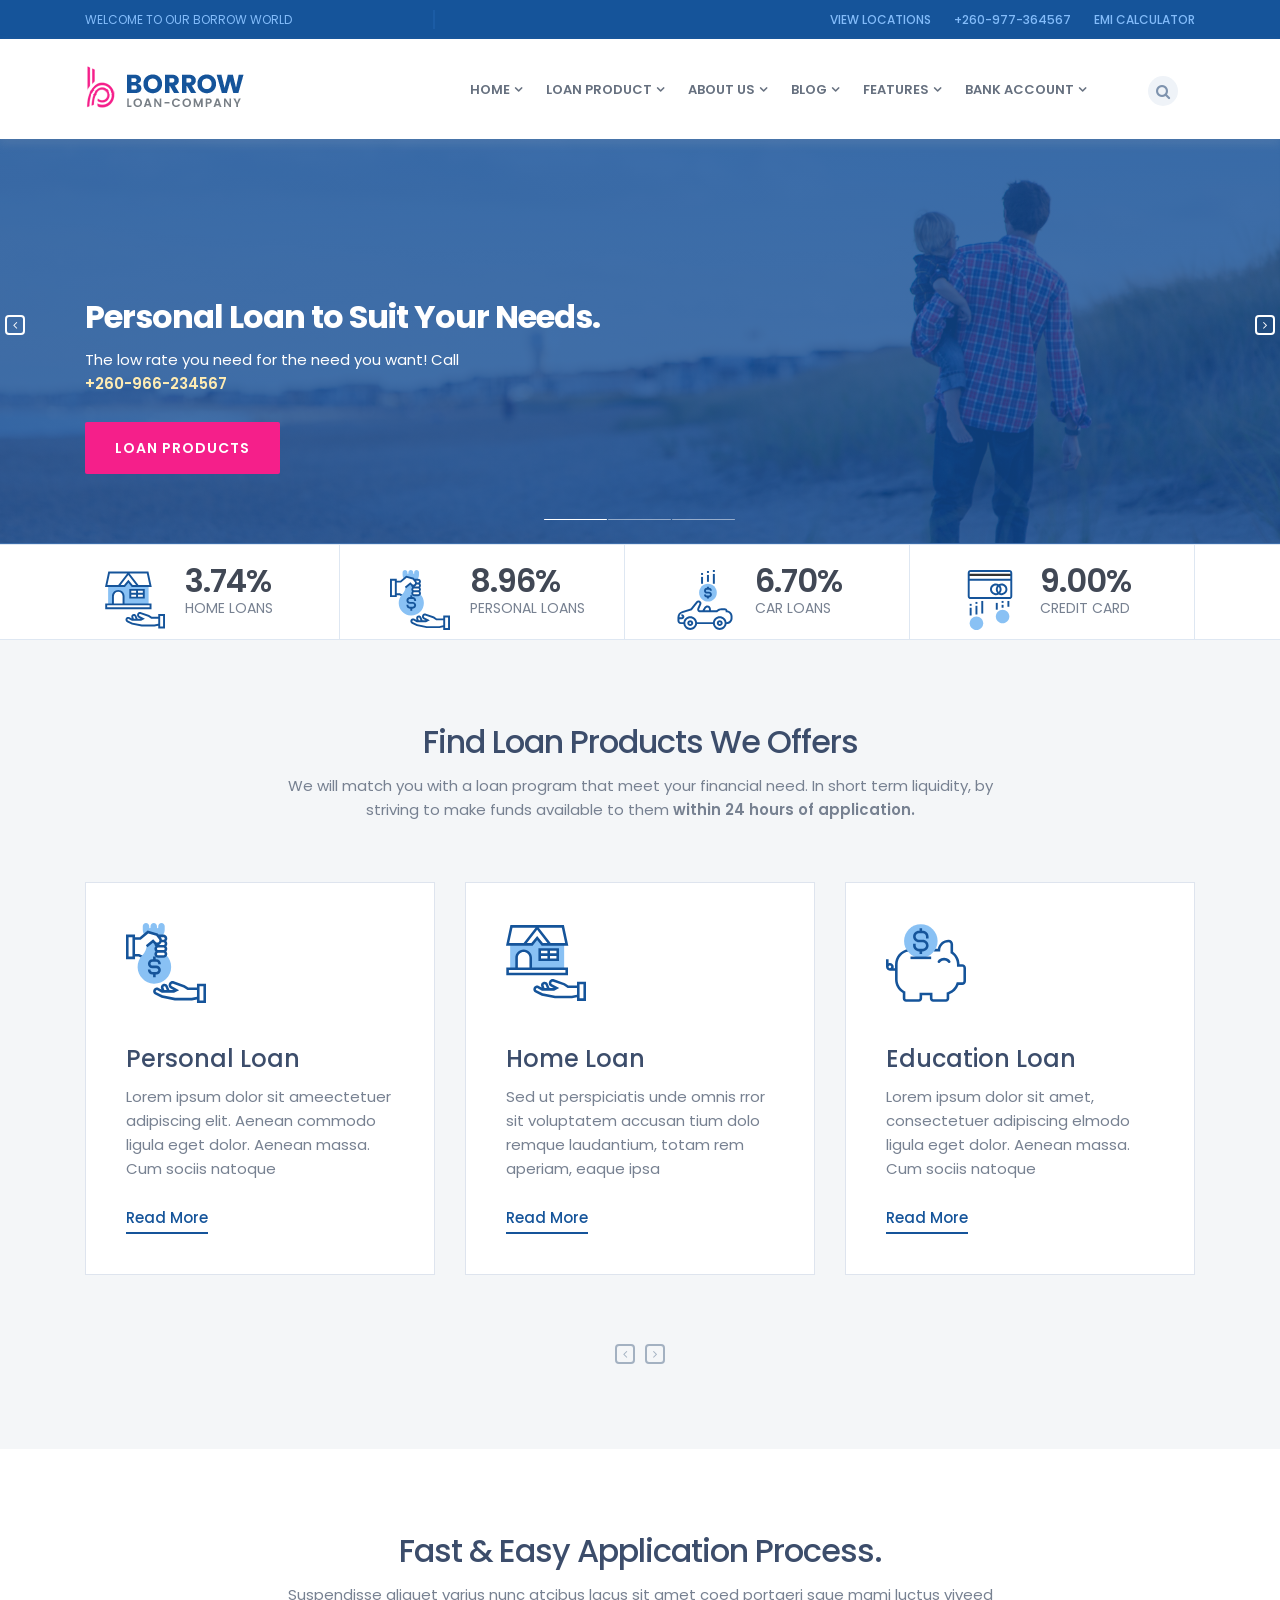
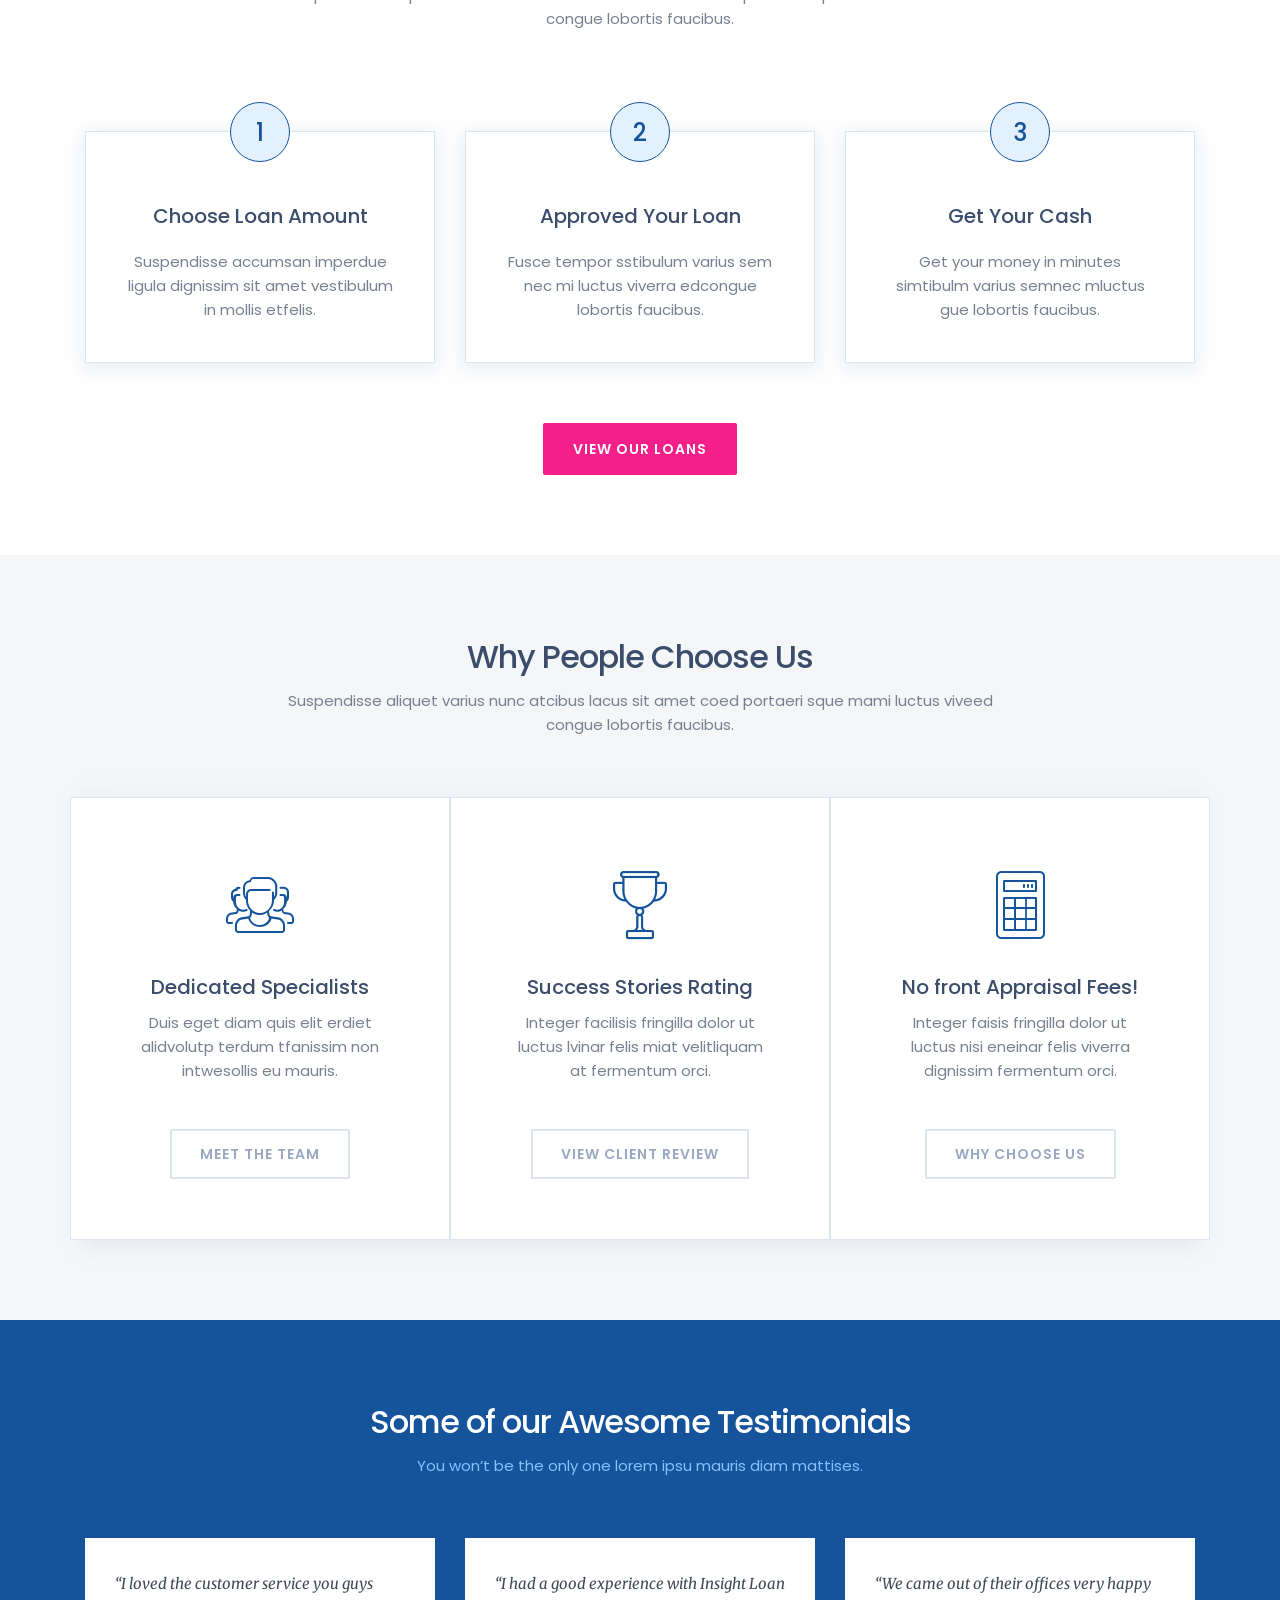
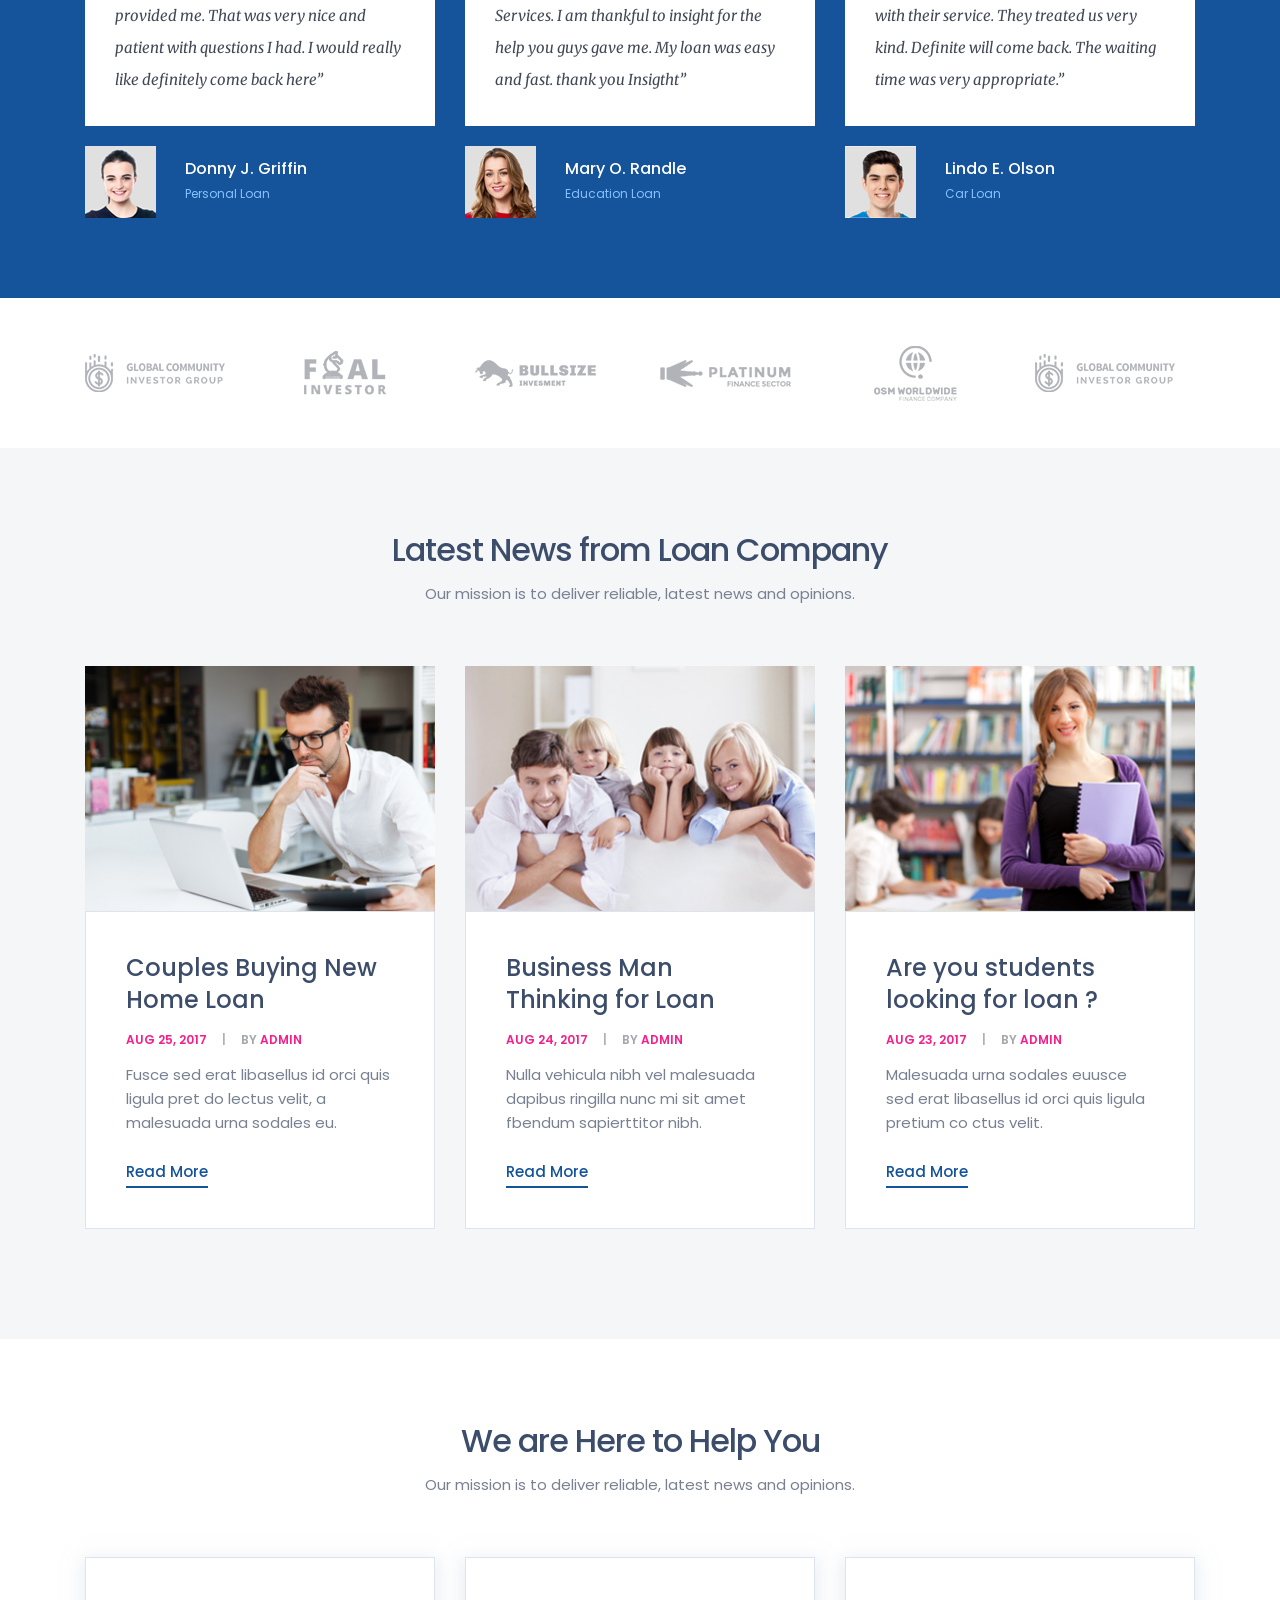
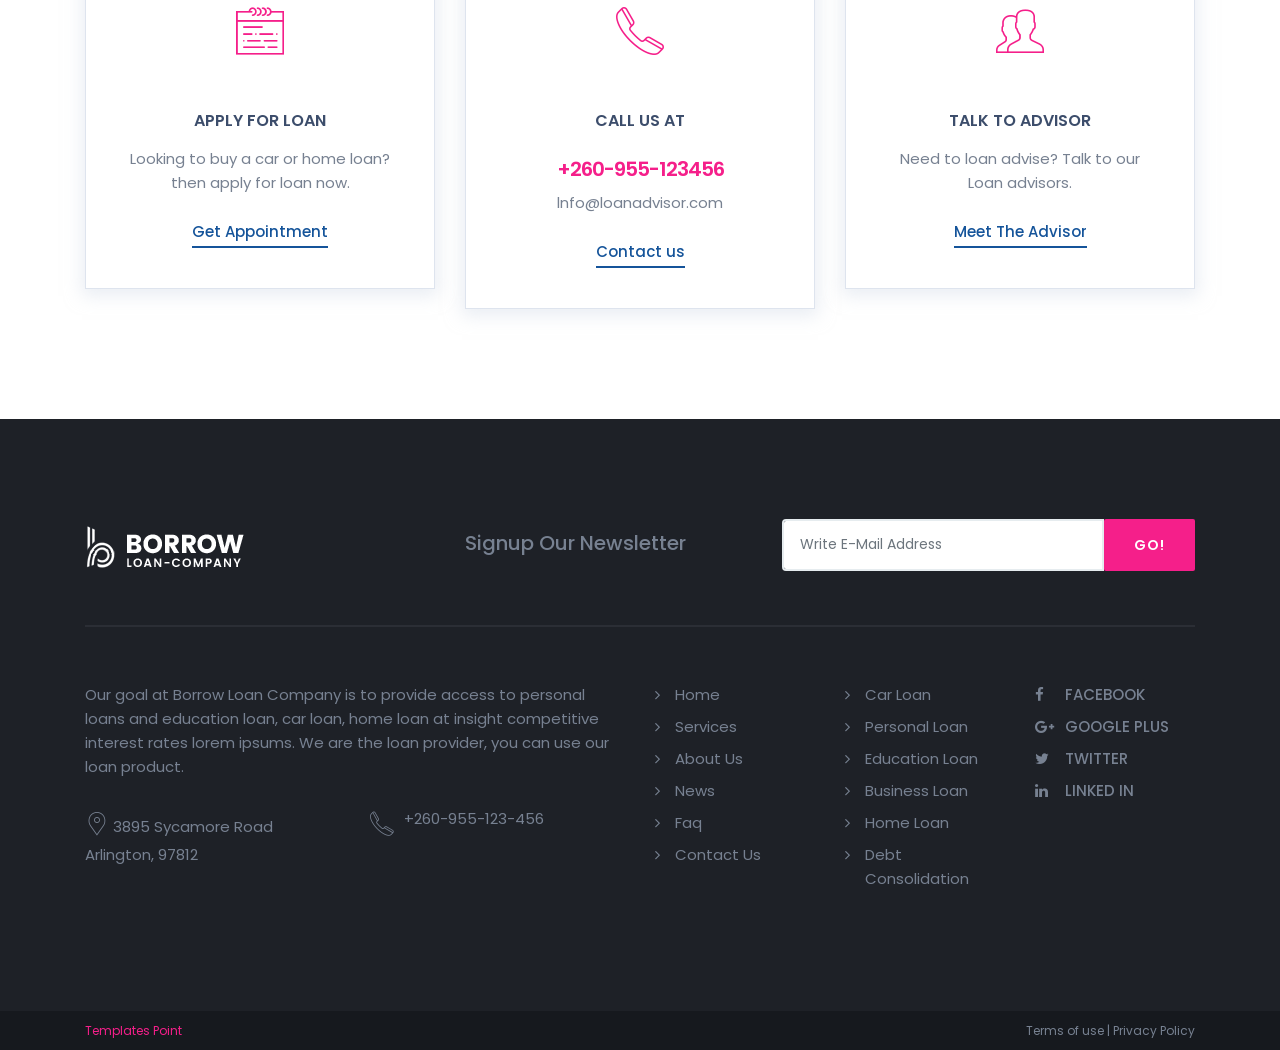
<file: loan/index.html>
<!DOCTYPE html>
<html lang="en">


<head>
    <meta charset="utf-8">
    <meta http-equiv="X-UA-Compatible" content="IE=edge">
    <meta name="viewport" content="width=device-width, initial-scale=1">
    <!-- The above 3 meta tags *must* come first in the head; any other head content must come *after* these tags -->
    <meta name="description" content="Borrow - is the loan company, Business Website Template.">
    <meta name="keywords" content="Financial Website Template, Bootstrap Template, Loan Product, Personal Loan">
    <title>Borrow From Us</title>
    <!-- Bootstrap -->
    <link href="css/bootstrap.min.css" rel="stylesheet">
    <link href="css/style.css" rel="stylesheet">
    <link href="css/font-awesome.min.css" rel="stylesheet">
    <link href="css/fontello.css" rel="stylesheet">
   
    <!-- Google Fonts -->
    <link href="https://fonts.googleapis.com/css?family=Poppins:300,400,500,600,700%7CMerriweather:300,300i,400,400i,700,700i" rel="stylesheet">
    <!-- owl Carousel Css -->
    <link href="css/owl.carousel.css" rel="stylesheet">
    <link href="css/owl.theme.css" rel="stylesheet">
    <!-- HTML5 shim and Respond.js for IE8 support of HTML5 elements and media queries -->
    <!-- WARNING: Respond.js doesn't work if you view the page via file:// -->
    <!--[if lt IE 9]>
      <script src="https://oss.maxcdn.com/html5shiv/3.7.3/html5shiv.min.js"></script>
      <script src="https://oss.maxcdn.com/respond/1.4.2/respond.min.js"></script>
    <![endif]-->
</head>

<body>
    <div class="collapse searchbar" id="searchbar">
        <div class="search-area">
            <div class="container">
                <div class="row">
                    <div class="col-xl-12 col-lg-12 col-md-12 col-sm-12 col-12">
                        <div class="input-group">
                            <input type="text" class="form-control" placeholder="Search for...">
                            <span class="input-group-btn">
            <button class="btn btn-default" type="button">Go!</button>
            </span> </div>
                        <!-- /input-group -->
                    </div>
                    <!-- /.col-lg-6 -->
                </div>
            </div>
        </div>
    </div>
    <div class="top-bar">
        <!-- top-bar -->
        <div class="container">
            <div class="row">
                <div class="col-xl-4 col-lg-5 col-md-4 col-sm-6 col-6 d-none d-xl-block d-lg-block">
                    <p class="mail-text">Welcome to our Borrow World</p>
                </div>
                <div class="col-xl-8 col-lg-7 col-md-12 col-sm-12 col-12 text-right">
                    <div class="top-nav"> <span class="top-text"><a href="#">View Locations</a> </span> <span class="top-text"><a href="#">+260-977-364567</a></span> <span class="top-text"><a href="#">EMI calculator</a></span> </div>
                </div>
            </div>
        </div>
    </div>
    <!-- /.top-bar -->
    <div class="header">
        <div class="container">
            <div class="row">
                <div class="col-xl-2 col-lg-2 col-md-12 col-sm-6 col-6">
                    <!-- logo -->
                    <div class="logo">
                        <a href="index.html"><img src="images/logo.png" alt="Borrow - Loan Company Website Template"></a>
                    </div>
                </div>
                <!-- logo -->
                <div class="col-xl-9 col-lg-9 col-md-12 col-sm-12 col-12">
                      <div id="navigation">
                        <!-- navigation start-->
                        <ul>
                            <li class="active"><a href="#" class="animsition-link">Home</a>
                                <ul>
                                    <li><a href="index.html" title="Home page 1" class="animsition-link">Home page 1</a></li>
                                    <li><a href="index-1.html" title="Home page 2" class="animsition-link">Home page 2</a></li>
                                    <li><a href="index-2.html" title="Home page 3" class="animsition-link">Home page 3</a></li>
                                    <li><a href="index-3.html" title="Home page 4" class="animsition-link">Home page 4 
                                     <span class="badge">New</span></a></li>
                                    <li><a href="index-4-students-loan.html" title="students loan" class="animsition-link">Students Loan Page <span class="badge">New</span></a> </li>
                                    <li><a href="index-5-business-loan.html" title="students loan" class="animsition-link">Business Loan Page<span class="badge">New</span></a></li>
                                    <li><a href="index-6.html" title="" class="animsition-link">Home Tabbed<span class="badge">New</span></a></li>
                                    <li><a href="index-7-borrow-bank.html" title="" class="animsition-link">Bank Home Page<span class="badge">New</span></a></li>
                                </ul>
                            </li>
                            <li><a href="#" class="animsition-link">Loan Product</a>
                                <ul>
                                    <li><a href="#" title="Education Loan" class="animsition-link">Credit Card <span class="badge">New</span></a>
                                        <ul>
                                            <li><a href="credit-card-listing.html" title="Credit Card Listing" class="animsition-link">Credit Card Listing</a></li>
                                            <li><a href="credit-card-single.html" title="Credit Card Single" class="animsition-link">Credit Card Single</a></li>
                                        </ul>
                                    </li>
                                    <li><a href="#" title="Lenders" class="animsition-link">Lenders <span class="badge">New</span></a>
                                        <ul>
                                            <li><a href="lender-listing.html" title="Credit Card Listing" class="animsition-link">Lenders Listing</a></li>
                                            <li><a href="lender-single.html" title="Credit Card Single" class="animsition-link">Lenders Single</a></li>
                                        </ul>
                                    </li>
                                    <li><a href="product-single-sidebar.html">Product page side tab <span class="badge">New</span></a>
                                    </li>
                                    <li><a href="loan-listing-image.html" title="Loan Image Listing" class="animsition-link">Loan Image Listing</a></li>
                                    <li><a href="loan-listing-icon.html" title="Loan Icon Listing" class="animsition-link">Loan Icon Listing</a></li>
                                    <li><a href="car-loan.html" title="Car Loan" class="animsition-link">Car Loan Single</a></li>
                                    <li><a href="personal-loan.html" title="Personal Loan" class="animsition-link">Personal Loan Single</a></li>
                                    <li><a href="home-loan.html" title="Home Loan" class="animsition-link">Home Loan Single</a></li>
                                    <li><a href="education-loan.html" title="Education Loan" class="animsition-link">Education Loan Single</a></li>
                                </ul>
                            </li>
                            <li><a href="about.html" class="animsition-link">About us</a>
                                <ul>
                                    <li><a href="about.html" title="About us" class="animsition-link">About us</a></li>
                                    <li><a href="team.html" title="Team" class="animsition-link">Team</a></li>
                                </ul>
                            </li>
                            <li><a href="blog-listing.html" class="animsition-link">Blog</a>
                                <ul>
                                    <li><a href="blog-listing.html" title="Blog Listing" class="animsition-link">Blog Listing</a></li>
                                    <li><a href="blog-single.html" title="Blog Single" class="animsition-link">Blog Single</a></li>
                                    <li><a href="blog-two-column.html" title="Blog Two Column" class="animsition-link">Blog Two Column</a></li>
                                    <li><a href="blog-three-column.html" title="Blog Three Column" class="animsition-link">Blog Three Column</a></li>
                                </ul>
                            </li>
                            <li><a href="compare-loan.html" class="animsition-link">Features</a>
                                <ul>
                                    <li><a href="#" title="Compare Loan" class="animsition-link">Compare Page</a>
                                        <ul>
                                          
                                            <li><a href="compare-credit-card.html" title="Compare Loan" class="animsition-link">Compare Credit Card</a>
                                                <li><a href="compare-personal-loan.html" title="Compare Loan" class="animsition-link">Compare Personal</a></li>
                                                <li><a href="compare-student-loan.html" title="Compare Loan" class="animsition-link">Compare Student Loan</a></li>
                                                  <li><a href="compare-loan.html" title="Compare Loan" class="animsition-link">Compare Loan</a></li>
                                        </ul>
                                        </li>
                                        <li><a href="#" class="animsition-link">Landing Pages</a>
                                            <ul>
                                                <li><a href="landing-page-car-loan.html" title="Loan Calculator" class="animsition-link">Car Loan 
                                     <small class="highlight">Landing Page</small>
                                     </a></li>
                                                <li><a href="landing-page-home-loan.html" title="Loan Calculator" class="animsition-link">Home Loan 
                                     <small class="highlight">Landing Page</small></a></li>
                                     <li><a href="refinancing-landing-page.html" title="Refinancing Page" class="animsition-link">Refinancing Page
                                     <small class="highlight">Landing Page</small></a></li>
                                       <li><a href="lead-genrator-landing-page.html" title="Lead Genrator" class="animsition-link">Lead Genrator 
                                     <small class="highlight">Landing Page</small></a></li>
                                       <li><a href="card-landing-page.html" title="Card Landing" class="animsition-link">Card Page 
                                     <small class="highlight">Landing Page</small></a></li>
                                            </ul>
                                        </li>
                                        <li><a href="loan-calculator.html" title="Loan Calculator" class="animsition-link">Loan Calculator</a></li>
                                        <li><a href="loan-eligibility.html" title="Loan Calculator" class="animsition-link">Loan Eligibility Cal <span class="badge">NEW</span></a></li>
                                        <li><a href="faq.html" title="Faq" class="animsition-link">Faq page</a></li>
                                        <li><a href="testimonial.html" title="Testimonial" class="animsition-link">Testimonial</a></li>
                                        <li><a href="error.html" title="404 Error" class="animsition-link">404 Error</a></li>
                                        <li><a href="gallery-filter-2.html" class="animsition-link">Gallery</a>
                                            <ul>
                                                <li><a href="gallery-filter-2.html" title="Filterable Gallery 2 column" class="animsition-link">Filterable Gallery 2 column</a></li>
                                                <li><a href="gallery-filter-3.html" title="Filterable Gallery 3 column" class="animsition-link">Filterable Gallery 3 column</a></li>
                                                <li><a href="gallery-masonry.html" title="Masonry Gallery" class="animsition-link">Masonry Gallery</a></li>
                                                <li><a href="gallery-zoom.html" title="Zoom Gallery" class="animsition-link">Zoom Gallery</a></li>
                                            </ul>
                                        </li>
                                        <li><a href="shortcodes-tabs.html" class="animsition-link">Shortcodes</a>
                                            <ul>
                                                <li><a href="shortcodes-tables.html" title="Table" class="animsition-link">Table</a></li>
                                                <li><a href="shortcodes-tabs.html" title="Tab" class="animsition-link">Tab</a></li>
                                                <li><a href="shortcodes-accordion.html" title="Accordion" class="animsition-link">Accordion</a></li>
                                                <li><a href="shortcodes-alert.html" title="Alert" class="animsition-link">Alert</a></li>
                                                <li><a href="shortcodes-button.html" title="Button" class="animsition-link">Button</a></li>
                                                <li><a href="shortcodes-column.html" title="Column" class="animsition-link">Column</a></li>
                                            </ul>
                                        </li>
                                        <li><a href="contact-us.html" title="Contact us" class="animsition-link">Contact us</a></li>
                                </ul>
                                </li>
                                <li><a href="compare-loan.html" class="animsition-link">Bank Account</a>
                                    <ul>
                                        <li><a href="personal-bank-account.html" title="Bank Account" class="animsition-link">Bank Account</a></li>
                                        <li><a href="personal-bank-saving.html" title="Bank Saving" class="animsition-link">Bank Account list</a></li>
                                        <li><a href="borrow-account-saving.html" title="Bank Account Single" class="animsition-link">Bank Account Single</a></li>
                                    </ul>
                                </li>
                        </ul>
                    </div>
                    <!-- /.navigation start-->
                </div>
                <div class="col-xl-l col-lg-1 col-md-1 col-sm-1 col-12 d-none d-xl-block d-lg-block">
                    <!-- search start-->
                    <div class="search-nav"> <a class="search-btn" role="button" data-toggle="collapse" href="#searchbar" aria-expanded="false"><i class="fa fa-search"></i></a> </div>
                </div>
                <!-- /.search start-->
            </div>
        </div>
    </div>
    <div class="slider" id="slider">
        <!-- slider -->
        <div class="slider-img"><img src="images/slider-1.jpg" alt="Borrow - Loan Company Website Template" class="">
            <div class="container">
                <div class="row">
                    <div class="col-xl-6 col-lg-6 col-md-12 col-sm-12 col-12">
                        <div class="slider-captions">
                            <!-- slider-captions -->
                            <h1 class="slider-title">Personal Loan to Suit Your Needs. </h1>
                            <p class="slider-text d-none d-xl-block d-lg-block d-sm-block">The low rate you need for the need you want! Call
                                <br>
                                <strong class="text-highlight">+260-966-234567</strong></p>
                            <a href="team.html" class="btn btn-default">Loan Products</a> </div>
                        <!-- /.slider-captions -->
                    </div>
                </div>
            </div>
        </div>
        <div>
            <div class="slider-img"><img src="images/slider-2.jpg" alt="Borrow - Loan Company Website Template" class="">
                <div class="container">
                    <div class="row">
                        <div class="col-xl-6 col-lg-6 col-md-12 col-sm-12 col-12">
                            <div class="slider-captions">
                                <!-- slider-captions -->
                                <h1 class="slider-title"> Lowest Car Loan Rate <strong class="text-highlight">9.60%</strong> </h1>
                                <p class="slider-text d-none d-xl-block d-lg-block d-sm-block"> We provide an excellent service Loan company. Lorem ipsum simple dummy content goes here.</p>
                                <a href="#" class="btn btn-default">Check Eligiblity</a> </div>
                            <!-- /.slider-captions -->
                        </div>
                    </div>
                </div>
            </div>
        </div>
        <div>
            <div class="slider-img"><img src="images/slider-3.jpg" alt="Borrow - Loan Company Website Template" class="">
                <div class="container">
                    <div class="row">
                        <div class="col-xl-6 col-lg-6 col-md-12 col-sm-12 col-12">
                            <div class="slider-captions">
                                <!-- slider-captions -->
                                <h1 class="slider-title">Student Loans with Greate Rates <strong class="text-highlight">11.10%</strong></h1>
                                <p class="slider-text d-none d-xl-block d-lg-block d-sm-block">We provide an excellent service for all types of loans in
                                    <br> ahmedabad and offer service, advice and direction.</p>
                                <a href="#" class="btn btn-default ">View Products</a> </div>
                            <!-- /.slider-captions -->
                        </div>
                    </div>
                </div>
            </div>
        </div>
    </div>
    <div class="rate-table">
        <div class="container">
            <div class="row">
                <div class="col-xl-3 col-lg-3 col-md-3 col-sm-6 col-6">
                    <div class="rate-counter-block">
                        <div class="icon rate-icon  "> <img src="images/mortgage.svg" alt="Borrow - Loan Company Website Template" class="icon-svg-1x"></div>
                        <div class="rate-box">
                            <h1 class="loan-rate">3.74%</h1>
                            <small class="rate-title">Home Loans</small>
                        </div>
                    </div>
                </div>
                <div class="col-xl-3 col-lg-3 col-md-3 col-sm-6 col-6">
                    <div class="rate-counter-block">
                        <div class="icon rate-icon  "> <img src="images/loan.svg" alt="Borrow - Loan Company Website Template" class="icon-svg-1x"></div>
                        <div class="rate-box">
                            <h1 class="loan-rate">8.96%</h1>
                            <small class="rate-title">Personal Loans</small>
                        </div>
                    </div>
                </div>
                <div class="col-xl-3 col-lg-3 col-md-3 col-sm-6 col-6">
                    <div class="rate-counter-block">
                        <div class="icon rate-icon  "> <img src="images/car.svg" alt="Borrow - Loan Company Website Template" class="icon-svg-1x"></div>
                        <div class="rate-box">
                            <h1 class="loan-rate">6.70%</h1>
                            <small class="rate-title">Car Loans</small>
                        </div>
                    </div>
                </div>
                <div class="col-xl-3 col-lg-3 col-md-3 col-sm-6 col-6">
                    <div class="rate-counter-block">
                        <div class="icon rate-icon  "> <img src="images/credit-card.svg" alt="Borrow - Loan Company Website Template" class="icon-svg-1x"></div>
                        <div class="rate-box">
                            <h1 class="loan-rate">9.00%</h1>
                            <small class="rate-title">Credit card</small>
                        </div>
                    </div>
                </div>
            </div>
        </div>
    </div>
    <div class="section-space80">
        <div class="container">
            <div class="row">
                <div class="offset-xl-2 col-xl-8 offset-md-2 col-md-8 offset-md-2 col-md-8 col-sm-12 col-12">
                    <div class="mb60 text-center section-title">
                        <!-- section title start-->
                        <h1>Find Loan Products We Offers</h1>
                        <p>We will match you with a loan program that meet your financial need. In short term liquidity, by striving to make funds available to them <strong>within 24 hours of application.</strong></p>
                    </div>
                    <!-- /.section title start-->
                </div>
            </div>
            <div class="row">
                <div class="service" id="service">
                    <div class="col-xl-12 col-lg-12 col-md-12 col-sm-12 col-12">
                        <div class="bg-white pinside40 service-block outline mb30">
                            <div class="icon mb40"> <img src="images/loan.svg" alt="Borrow - Loan Company Website Template" class="icon-svg-2x"> </div>
                            <h2><a href="#" class="title">Personal Loan</a></h2>
                            <p>Lorem ipsum dolor sit ameectetuer adipiscing elit. Aenean commodo ligula eget dolor. Aenean massa. Cum sociis natoque</p>
                            <a href="#" class="btn-link">Read More</a> </div>
                    </div>
                   <div class="col-xl-12 col-lg-12 col-md-12 col-sm-12 col-12">
                        <div class="bg-white pinside40 service-block outline mb30">
                            <div class="icon mb40"> <img src="images/mortgage.svg" alt="Borrow - Loan Company Website Template" class="icon-svg-2x"></div>
                            <h2><a href="#" class="title">Home Loan</a></h2>
                            <p>Sed ut perspiciatis unde omnis rror sit voluptatem accusan tium dolo remque laudantium, totam rem aperiam, eaque ipsa </p>
                            <a href="#" class="btn-link">Read More</a> </div>
                    </div>
                   <div class="col-xl-12 col-lg-12 col-md-12 col-sm-12 col-12">
                        <div class="bg-white pinside40 service-block outline mb30">
                            <div class="icon mb40"> <img src="images/piggy-bank.svg" alt="Borrow - Loan Company Website Template" class="icon-svg-2x"></div>
                            <h2><a href="#" class="title">Education Loan</a></h2>
                            <p>Lorem ipsum dolor sit amet, consectetuer adipiscing elmodo ligula eget dolor. Aenean massa. Cum sociis natoque</p>
                            <a href="#" class="btn-link">Read More</a> </div>
                    </div>
                   <div class="col-xl-12 col-lg-12 col-md-12 col-sm-12 col-12">
                        <div class="bg-white pinside40 service-block outline mb30">
                            <div class="icon mb40"> <img src="images/loan.svg" alt="Borrow - Loan Company Website Template" class="icon-svg-2x"></div>
                            <h2><a href="#" class="title">Business Loan</a></h2>
                            <p>Lorem ipsum dolor sit nean commodo ligula eget dolor simple dummyum sociis natoque.amet, consectetuer adipiscing elit. </p>
                            <a href="#" class="btn-link">Read More</a> </div>
                    </div>
                   <div class="col-xl-12 col-lg-12 col-md-12 col-sm-12 col-12">
                        <div class="bg-white pinside40 service-block outline mb30">
                            <div class="icon mb40"> <img src="images/car.svg" alt="Borrow - Loan Company Website Template" class="icon-svg-2x"></div>
                            <h2><a href="#" class="title">Car Loan</a></h2>
                            <p>Lorem ipsum dolor sit amet, consectetuer adipiscing elit. Aenean commodo ligula eget dolor. Aenean massa. Cum sociis natoque.</p>
                            <a href="#" class="btn-link">Read More</a></div>
                    </div>
                </div>
            </div>
        </div>
    </div>
    <div class="bg-white section-space80">
        <div class="container">
            <div class="row">
                 <div class="offset-xl-2 col-xl-8 offset-md-2 col-md-8 offset-md-2 col-md-8 col-sm-12 col-12">
                    <div class="mb100 text-center section-title">
                        <!-- section title start-->
                        <h1>Fast &amp; Easy Application Process.</h1>
                        <p>Suspendisse aliquet varius nunc atcibus lacus sit amet coed portaeri sque mami luctus viveed congue lobortis faucibus.</p>
                    </div>
                    <!-- /.section title start-->
                </div>
            </div>
            <div class="row">
                <div class="col-xl-4 col-lg-4 col-md-4 col-sm-4 col-12">
                    <div class="bg-white pinside40 number-block outline mb60 bg-boxshadow">
                        <div class="circle"><span class="number">1</span></div>
                        <h3 class="number-title">Choose Loan Amount</h3>
                        <p>Suspendisse accumsan imperdue ligula dignissim sit amet vestibulum in mollis etfelis.</p>
                    </div>
                </div>
               <div class="col-xl-4 col-lg-4 col-md-4 col-sm-4 col-12">
                    <div class="bg-white pinside40 number-block outline mb60 bg-boxshadow">
                        <div class="circle"><span class="number">2</span></div>
                        <h3 class="number-title">Approved Your Loan</h3>
                        <p>Fusce tempor sstibulum varius sem nec mi luctus viverra edcongue lobortis faucibus.</p>
                    </div>
                </div>
                <div class="col-xl-4 col-lg-4 col-md-4 col-sm-4 col-12">
                    <div class="bg-white pinside40 number-block outline mb60 bg-boxshadow">
                        <div class="circle"><span class="number">3</span></div>
                        <h3 class="number-title">Get Your Cash</h3>
                        <p>Get your money in minutes simtibulm varius semnec mluctus gue lobortis faucibus.</p>
                    </div>
                </div>
            </div>
            <div class="row">
                 <div class="offset-xl-2 col-xl-8 offset-md-2 col-md-8 offset-md-2 col-md-8 col-sm-12 col-12 text-center"> <a href="#" class="btn btn-default">View Our Loans</a> </div>
            </div>
        </div>
    </div>
    <div class="section-space80">
        <div class="container">
            <div class="row">
                <div class="offset-xl-2 col-xl-8 offset-md-2 col-md-8 offset-md-2 col-md-8 col-sm-12 col-12">
                    <div class="mb60 text-center section-title">
                        <!-- section title start-->
                        <h1>Why People Choose Us</h1>
                        <p>Suspendisse aliquet varius nunc atcibus lacus sit amet coed portaeri sque mami luctus viveed congue lobortis faucibus.</p>
                    </div>
                    <!-- /.section title start-->
                </div>
            </div>
            <div class="row">
                <div class="col-xl-12 col-lg-12 col-md-12 col-sm-12 col-12">
                    <div class="bg-white bg-boxshadow">
                        <div class="row">
                            <div class="col-xl-4 col-lg-4 col-md-12 col-sm-12 col-12 nopadding">
                                <div class="bg-white pinside60 number-block outline">
                                    <div class="mb20"><i class="icon-command  icon-4x icon-primary"></i></div>
                                    <h3>Dedicated Specialists</h3>
                                    <p>Duis eget diam quis elit erdiet alidvolutp terdum tfanissim non intwesollis eu mauris.</p>
                                    <a href="#" class="btn btn-outline mt20">Meet the team</a> </div>
                            </div>
                             <div class="col-xl-4 col-lg-4 col-md-12 col-sm-12 col-12 nopadding">
                                <div class="bg-white pinside60 number-block outline">
                                    <div class="mb20"><i class="icon-cup  icon-4x icon-primary"></i></div>
                                    <h3>Success Stories Rating</h3>
                                    <p>Integer facilisis fringilla dolor ut luctus lvinar felis miat velitliquam at fermentum orci.</p>
                                    <a href="#" class="btn btn-outline mt20">View Client Review</a> </div>
                            </div>
                             <div class="col-xl-4 col-lg-4 col-md-12 col-sm-12 col-12 nopadding">
                                <div class="bg-white pinside60 number-block outline">
                                    <div class="mb20"><i class="icon-calculator  icon-4x icon-primary"></i></div>
                                    <h3>No front Appraisal Fees!</h3>
                                    <p> Integer faisis fringilla dolor ut luctus nisi eneinar felis viverra dignissim fermentum orci.</p>
                                    <a href="#" class="btn btn-outline mt20">Why choose us</a> </div>
                            </div>
                        </div>
                    </div>
                </div>
            </div>
        </div>
    </div>
    <div class="bg-default section-space80">
        <div class="container">
            <div class="row">
                 <div class="offset-xl-2 col-xl-8 offset-md-2 col-md-8 offset-md-2 col-md-8 col-sm-12 col-12">
                    <div class="mb60 text-center section-title">
                        <!-- section title start-->
                        <h1 class="title-white">Some of our Awesome Testimonials</h1>
                        <p> You won’t be the only one lorem ipsu mauris diam mattises.</p>
                    </div>
                    <!-- /.section title start-->
                </div>
            </div>
            <div class="row">
                <div class="col-xl-4 col-lg-4 col-md-4 col-sm-4 col-12 clearfix ">
                    <div class="testimonial-block mb30">
                        <div class="bg-white pinside30 mb20">
                            <p class="testimonial-text"> “I loved the customer service you guys provided me. That was very nice and patient with questions I had. I would really like definitely come back here”</p>
                        </div>
                        <div class="testimonial-autor-box">
                            <div class="testimonial-img pull-left"> <img src="images/testimonial-img.jpg" alt="Borrow - Loan Company Website Template"> </div>
                            <div class="testimonial-autor pull-left">
                                <h4 class="testimonial-name">Donny J. Griffin</h4>
                                <span class="testimonial-meta">Personal Loan</span> </div>
                        </div>
                    </div>
                </div>
                <div class="col-xl-4 col-lg-4 col-md-4 col-sm-4 col-12 clearfix ">
                    <div class="testimonial-block mb30">
                        <div class="bg-white pinside30 mb20">
                            <p class="testimonial-text"> “I had a good experience with Insight Loan Services. I am thankful to insight for the help you guys gave me. My loan was easy and fast. thank you Insigtht”</p>
                        </div>
                        <div class="testimonial-autor-box">
                            <div class="testimonial-img pull-left"> <img src="images/testimonial-img-1.jpg" alt="Borrow - Loan Company Website Template"> </div>
                            <div class="testimonial-autor pull-left">
                                <h4 class="testimonial-name">Mary O. Randle</h4>
                                <span class="testimonial-meta">Education Loan</span> </div>
                        </div>
                    </div>
                </div>
               <div class="col-xl-4 col-lg-4 col-md-4 col-sm-4 col-12 clearfix ">
                    <div class="testimonial-block mb30">
                        <div class="bg-white pinside30 mb20">
                            <p class="testimonial-text"> “We came out of their offices very happy with their service. They treated us very kind. Definite will come back. The waiting time was very appropriate.”</p>
                        </div>
                        <div class="testimonial-autor-box">
                            <div class="testimonial-img pull-left"> <img src="images/testimonial-img-2.jpg" alt="Borrow - Loan Company Website Template"> </div>
                            <div class="testimonial-autor pull-left">
                                <h4 class="testimonial-name">Lindo E. Olson</h4>
                                <span class="testimonial-meta">Car Loan</span> </div>
                        </div>
                    </div>
                </div>
            </div>
        </div>
    </div>
    <div class="section-space40 bg-white">
        <div class="container">
            <div class="row">
                <div class="col-xl-2 col-lg-2 col-md-2 col-sm-4 col-6"> <img src="images/logo-1.jpg" alt="Borrow - Loan Company Website Template"> </div>
                <div class="col-xl-2 col-lg-2 col-md-2 col-sm-4 col-6"> <img src="images/logo-2.jpg" alt="Borrow - Loan Company Website Template"> </div>
                <div class="col-xl-2 col-lg-2 col-md-2 col-sm-4 col-6"> <img src="images/logo-3.jpg" alt="Borrow - Loan Company Website Template"> </div>
                <div class="col-xl-2 col-lg-2 col-md-2 col-sm-4 col-6"> <img src="images/logo-4.jpg" alt="Borrow - Loan Company Website Template"> </div>
                <div class="col-xl-2 col-lg-2 col-md-2 col-sm-4 col-6"> <img src="images/logo-5.jpg" alt="Borrow - Loan Company Website Template"> </div>
                <div class="col-xl-2 col-lg-2 col-md-2 col-sm-4 col-6"> <img src="images/logo-1.jpg" alt="Borrow - Loan Company Website Template"> </div>
            </div>
        </div>
    </div>
    <div class="section-space80">
        <div class="container">
            <div class="row">
                 <div class="offset-xl-2 col-xl-8 offset-md-2 col-md-8 offset-md-2 col-md-8 col-sm-12 col-12">
                    <div class="mb60 text-center section-title">
                        <!-- section title start-->
                        <h1>Latest News from Loan Company</h1>
                        <p> Our mission is to deliver reliable, latest news and opinions.</p>
                    </div>
                    <!-- /.section title start-->
                </div>
            </div>
            <div class="row">
                <div class="col-xl-4 col-lg-4 col-md-4 col-sm-12 col-12">
                    <div class="post-block mb30">
                        <div class="post-img">
                            <a href="blog-single.html" class="imghover"><img src="images/blog-img.jpg" alt="Borrow - Loan Company Website Template" class="img-fluid"></a>
                        </div>
                        <div class="bg-white pinside40 outline">
                            <h2><a href="blog-single.html" class="title">Couples Buying New Home Loan</a></h2>
                            <p class="meta"><span class="meta-date">Aug 25, 2017</span><span class="meta-author">By<a href="#"> Admin</a></span></p>
                            <p>Fusce sed erat libasellus id orci quis ligula pret do lectus velit, a malesuada urna sodales eu.</p>
                            <a href="blog-single.html" class="btn-link">Read More</a> </div>
                    </div>
                </div>
                 <div class="col-xl-4 col-lg-4 col-md-4 col-sm-12 col-12">
                    <div class="post-block mb30">
                        <div class="post-img">
                            <a href="blog-single.html" class="imghover"><img src="images/blog-img-1.jpg" alt="Borrow - Loan Company Website Template" class="img-fluid"></a>
                        </div>
                        <div class="bg-white pinside40 outline">
                            <h2><a href="blog-single.html" class="title">Business Man Thinking for Loan</a></h2>
                            <p class="meta"><span class="meta-date">Aug 24, 2017</span><span class="meta-author">By<a href="#"> Admin</a></span></p>
                            <p>Nulla vehicula nibh vel malesuada dapibus ringilla nunc mi sit amet fbendum sapierttitor nibh. </p>
                            <a href="blog-single.html" class="btn-link">Read More</a> </div>
                    </div>
                </div>
                 <div class="col-xl-4 col-lg-4 col-md-4 col-sm-12 col-12">
                    <div class="post-block mb30">
                        <div class="post-img">
                            <a href="blog-single.html" class="imghover"><img src="images/blog-img-2.jpg" alt="Borrow - Loan Company Website Templates" class="img-fluid"></a>
                        </div>
                        <div class="bg-white pinside40 outline">
                            <h2><a href="blog-single.html" class="title">Are you students looking for loan ?</a></h2>
                            <p class="meta"><span class="meta-date">Aug 23, 2017</span><span class="meta-author">By<a href="#"> Admin</a></span></p>
                            <p>Malesuada urna sodales euusce sed erat libasellus id orci quis ligula pretium co ctus velit.</p>
                            <a href="blog-single.html" class="btn-link">Read More</a> </div>
                    </div>
                </div>
            </div>
        </div>
    </div>
    <div class="section-space80 bg-white">
        <div class="container">
            <div class="row">
               <div class="offset-xl-2 col-xl-8 offset-md-2 col-md-8 offset-md-2 col-md-8 col-sm-12 col-12">
                    <div class="mb60 text-center section-title">
                        <!-- section title-->
                        <h1>We are Here to Help You</h1>
                        <p>Our mission is to deliver reliable, latest news and opinions.</p>
                    </div>
                    <!-- /.section title-->
                </div>
            </div>
            <div class="row">
                <div class="col-xl-4 col-lg-4 col-md-6 col-sm-12 col-12">
                    <div class="bg-white bg-boxshadow pinside40 outline text-center mb30">
                        <div class="mb40"><i class="icon-calendar-3 icon-2x icon-default"></i></div>
                        <h2 class="capital-title">Apply For Loan</h2>
                        <p>Looking to buy a car or home loan? then apply for loan now.</p>
                        <a href="#" class="btn-link">Get Appointment</a> </div>
                </div>
                 <div class="col-xl-4 col-lg-4 col-md-6 col-sm-12 col-12">
                    <div class="bg-white bg-boxshadow pinside40 outline text-center mb30">
                        <div class="mb40"><i class="icon-phone-call icon-2x icon-default"></i></div>
                        <h2 class="capital-title">Call us at </h2>
                        <h1 class="text-big">+260-955-123456</h1>
                        <p>lnfo@loanadvisor.com</p>
                        <a href="#" class="btn-link">Contact us</a> </div>
                </div>
                <div class="col-xl-4 col-lg-4 col-md-6 col-sm-12 col-12">
                    <div class="bg-white bg-boxshadow pinside40 outline text-center mb30">
                        <div class="mb40"> <i class="icon-users icon-2x icon-default"></i></div>
                        <h2 class="capital-title">Talk to Advisor</h2>
                        <p>Need to loan advise? Talk to our Loan advisors.</p>
                        <a href="#" class="btn-link">Meet The Advisor</a> </div>
                </div>
            </div>
        </div>
    </div>
     <div class="footer section-space100">
        <!-- footer -->
        <div class="container">
            <div class="row">
                <div class="col-xl-4 col-lg-4 col-md-4 col-sm-12 col-12">
                    <div class="footer-logo">
                        <!-- Footer Logo -->
                        <img src="images/ft-logo.png" alt="Borrow - Loan Company Website Templates"> </div>
                    <!-- /.Footer Logo -->
                </div>
                <div class="col-xl-8 col-lg-8 col-md-8 col-sm-12 col-12">
                    <div class="row">
                    <div class="col-xl-5 col-lg-5 col-md-5 col-sm-12 col-12">
                        <h3 class="newsletter-title">Signup Our Newsletter</h3>
                    </div>
                    <div class="col-xl-7 col-lg-7 col-md-7 col-sm-12 col-12">
                        <div class="newsletter-form">
                            <!-- Newsletter Form -->
                            <form action="https://jituchauhan.com/borrow/bootstrap-4/newsletter.php" method="post">
                                <div class="input-group">
                                    <input type="email" class="form-control" id="newsletter" name="newsletter" placeholder="Write E-Mail Address" required>
                                    <span class="input-group-btn">
                <button class="btn btn-default" type="submit">Go!</button>
                </span> </div>
                                <!-- /input-group -->
                            </form>
                        </div>
                        <!-- /.Newsletter Form -->
                    </div>
                </div>
                    <!-- /.col-lg-6 -->
                </div>
            </div>
            <hr class="dark-line">
            <div class="row">
                <div class="col-xl-6 col-lg-6 col-md-6 col-sm-12 col-12">
                    <div class="widget-text mt40">
                        <!-- widget text -->
                        <p>Our goal at Borrow Loan Company is to provide access to personal loans and education loan, car loan, home loan at insight competitive interest rates lorem ipsums. We are the loan provider, you can use our loan product.</p>
                        <div class="row">
                            <div class="col-xl-6 col-lg-6 col-md-6 col-sm-6 col-6">
                                <p class="address-text"><span><i class="icon-placeholder-3 icon-1x"></i> </span>3895 Sycamore Road Arlington, 97812 </p>
                            </div>
                            <div class="col-xl-6 col-lg-6 col-md-6 col-sm-6 col-6">
                                <p class="call-text"><span><i class="icon-phone-call icon-1x"></i></span>+260-955-123-456</p>
                            </div>
                        </div>
                    </div>
                    <!-- /.widget text -->
                </div>
                <div class="col-xl-2 col-lg-2 col-md-4 col-sm-6 col-6">
                    <div class="widget-footer mt40">
                        <!-- widget footer -->
                        <ul class="listnone">
                            <li><a href="#">Home</a></li>
                            <li><a href="#">Services</a></li>
                            <li><a href="#">About Us</a></li>
                            <li><a href="#">News</a></li>
                            <li><a href="#">Faq</a></li>
                            <li><a href="#">Contact Us</a></li>
                        </ul>
                    </div>
                    <!-- /.widget footer -->
                </div>
                <div class="col-xl-2 col-lg-2 col-md-4 col-sm-6 col-6">
                    <div class="widget-footer mt40">
                        <!-- widget footer -->
                        <ul class="listnone">
                            <li><a href="#">Car Loan</a></li>
                            <li><a href="#">Personal Loan</a></li>
                            <li><a href="#">Education Loan</a></li>
                            <li><a href="#">Business Loan</a></li>
                            <li><a href="#">Home Loan</a></li>
                            <li><a href="#">Debt Consolidation</a></li>
                        </ul>
                    </div>
                    <!-- /.widget footer -->
                </div>
                <div class="col-xl-2 col-lg-2 col-md-4 col-sm-6 col-6">
                    <div class="widget-social mt40">
                        <!-- widget footer -->
                        <ul class="listnone">
                            <li><a href="#"><i class="fa fa-facebook"></i>Facebook</a></li>
                            <li><a href="#"><i class="fa fa-google-plus"></i>Google Plus</a></li>
                            <li><a href="#"><i class="fa fa-twitter"></i>Twitter</a></li>
                            <li><a href="#"><i class="fa fa-linkedin"></i>Linked In</a></li>
                        </ul>
                    </div>
                    <!-- /.widget footer -->
                </div>
            </div>
        </div>
    </div>
    <!-- /.footer -->
    <div class="tiny-footer">
        <!-- tiny footer -->
        <div class="container">
            <div class="row">
                <div class="col-xl-6 col-lg-6 col-md-6 col-sm-6 col-6">
                    <p><a href="https://www.templatespoint.net" target="_blank">Templates Point</a></p>
                </div>
                <div class="col-xl-6 col-lg-6 col-md-6 col-sm-6 col-6 text-right">
                    <p>Terms of use | Privacy Policy</p>

                </div>
            </div>
        </div>
    </div>
    <!-- back to top icon -->
    <a href="#0" class="cd-top" title="Go to top">Top</a>
    <!-- jQuery (necessary for Bootstrap's JavaScript plugins) -->
    <script src="js/jquery.min.js"></script>
    <!-- Include all compiled plugins (below), or include individual files as needed -->
    <script src="js/bootstrap.min.js"></script>
    <script type="text/javascript" src="js/menumaker.js"></script>
  
    <!-- sticky header -->
    <script type="text/javascript" src="js/jquery.sticky.js"></script>
    <script type="text/javascript" src="js/sticky-header.js"></script>
    <!-- slider script -->
    <script type="text/javascript" src="js/owl.carousel.min.js"></script>
    <script type="text/javascript" src="js/slider-carousel.js"></script>
    <script type="text/javascript" src="js/service-carousel.js"></script>
    <!-- Back to top script -->
    <script src="js/back-to-top.js" type="text/javascript"></script>
</body>


</html>
</file>
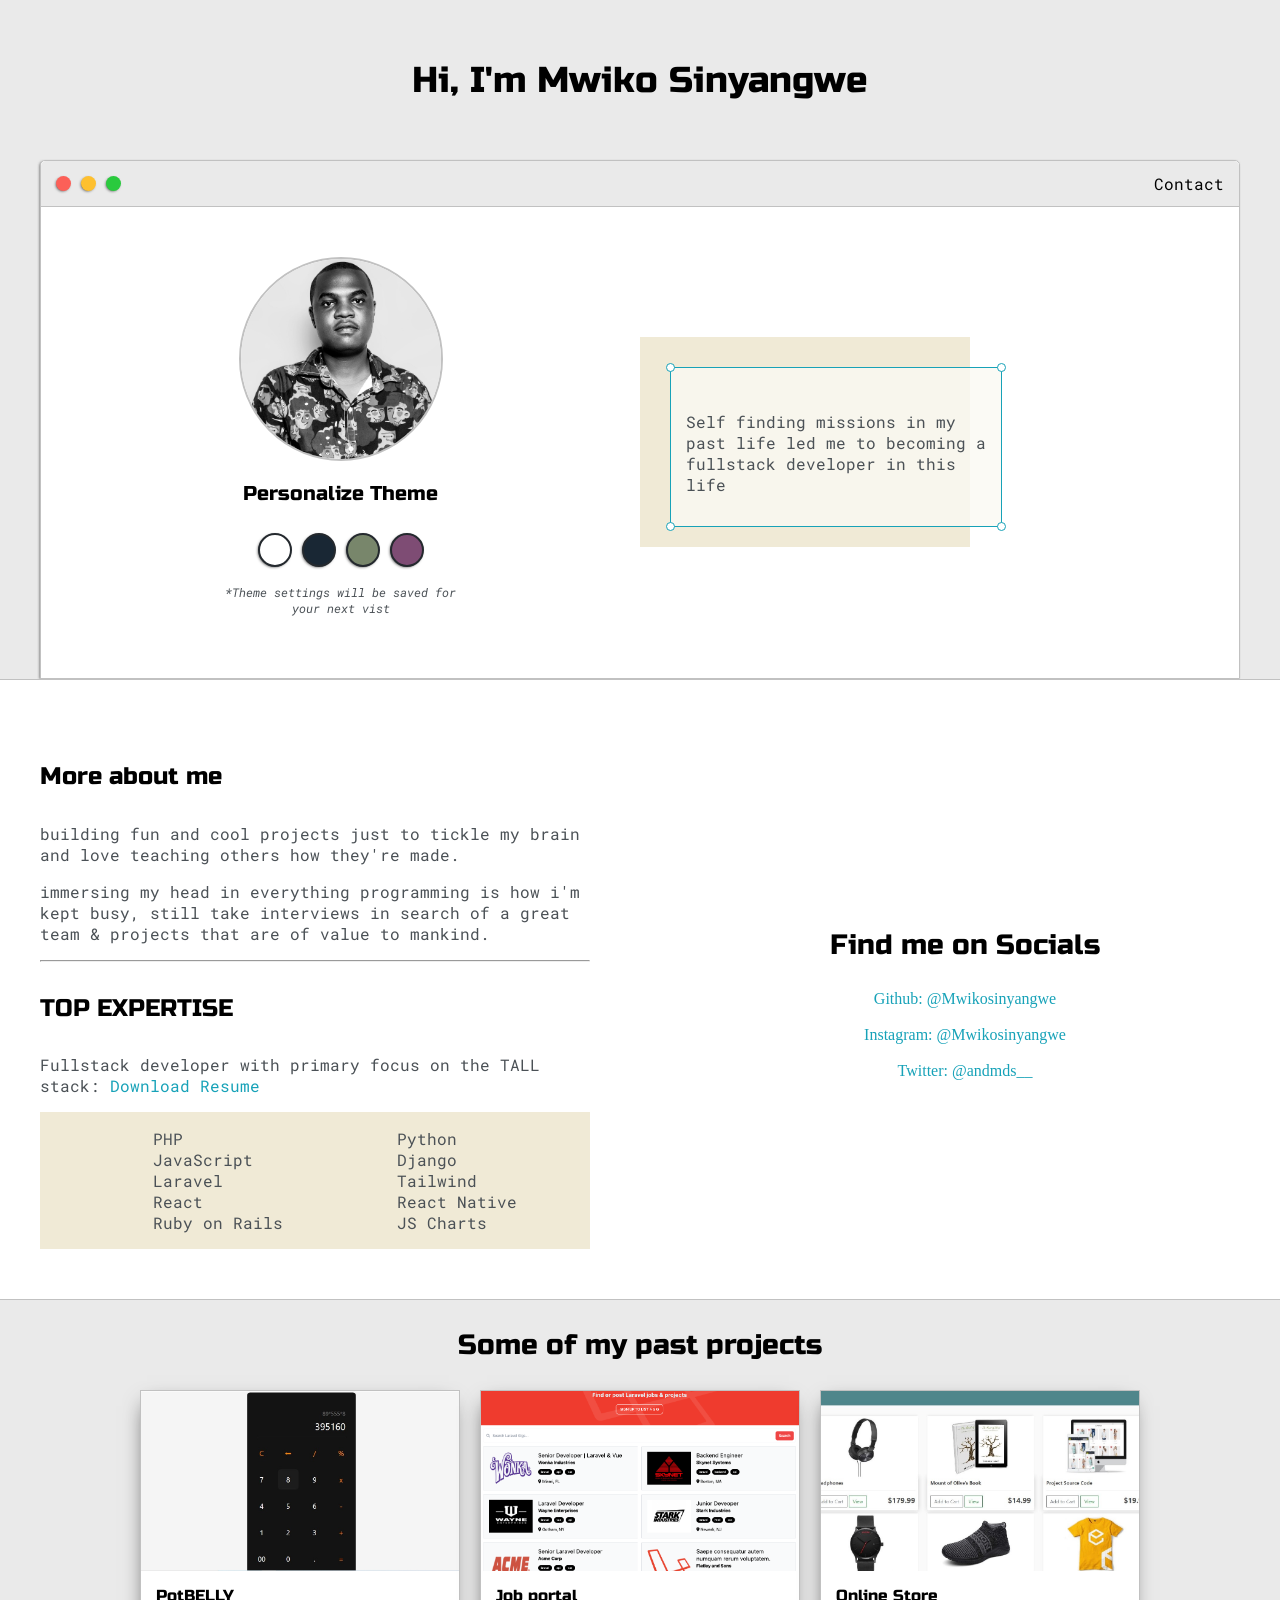
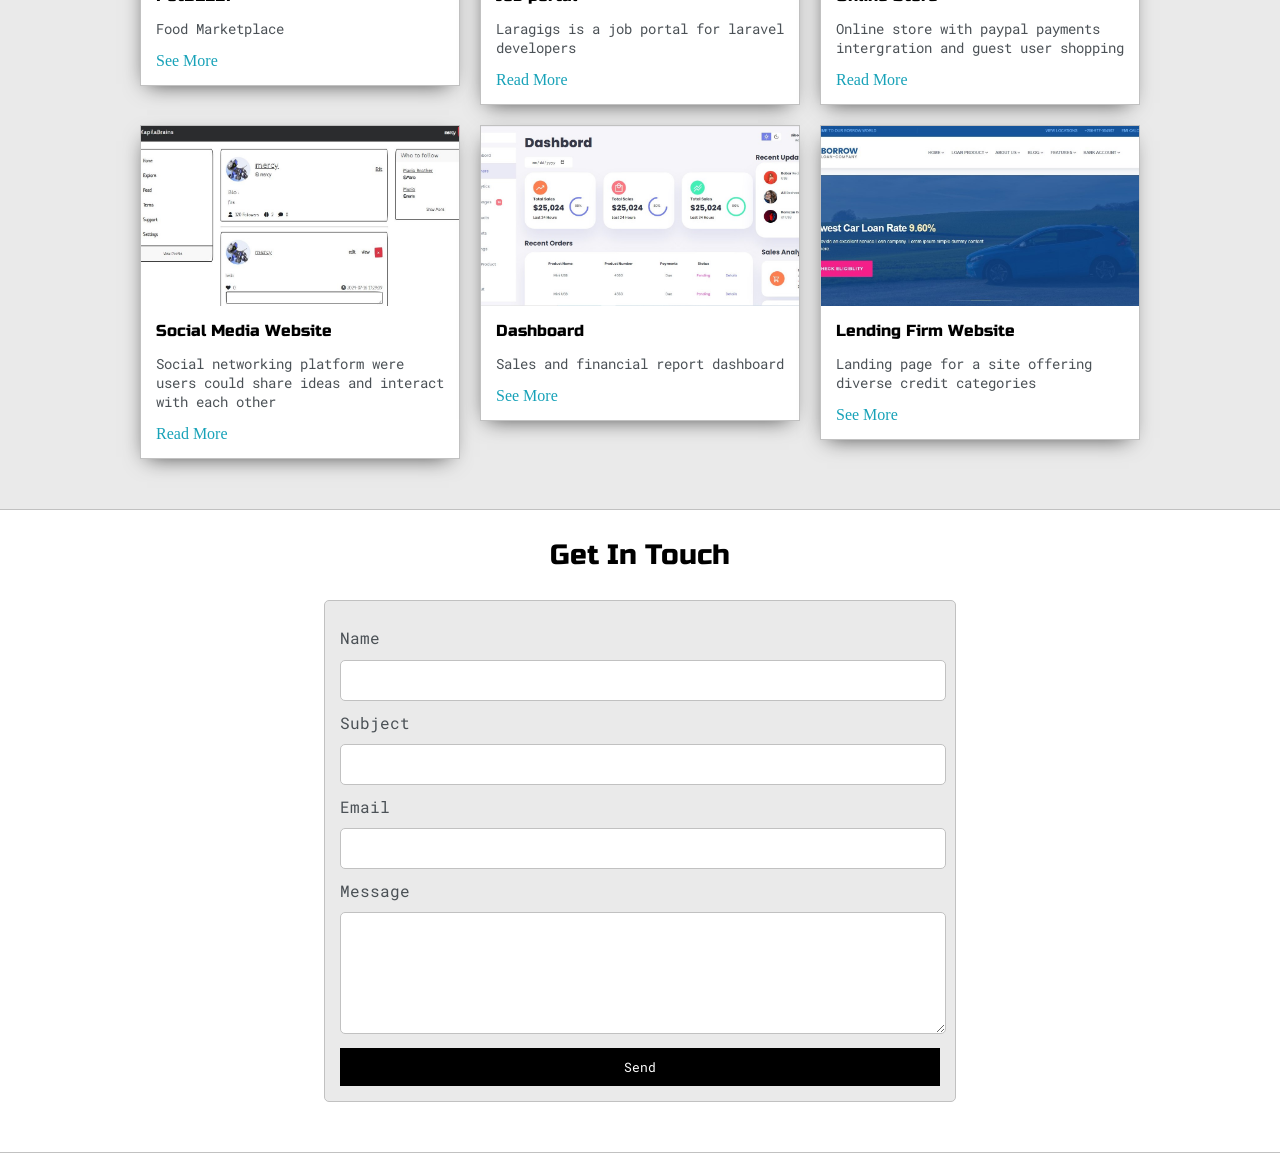
<file: index-classic.html>
<!DOCTYPE html>
<html>
<head>
	<title>Mwiko Sinyangwe</title>


	<meta name="viewport" content="width=device-width, initial-scale=1, maximum-scale=1, minimum-scale=1" />

	<link href="https://fonts.googleapis.com/css2?family=Russo+One&display=swap" rel="stylesheet">

	<link href="https://fonts.googleapis.com/css2?family=Roboto+Mono:wght@500&family=Russo+One&display=swap" rel="stylesheet">

	<link rel="stylesheet" type="text/css" href="default.css">
	<link id="theme-style" rel="stylesheet" type="text/css" href="">
</head>
<body>

	<section class="s1">
		<div class="main-container">
			<div class="greeting-wrapper">
				<h2>Hi, I'm Mwiko Sinyangwe</h2>
			</div>


			<div class="intro-wrapper">
				<div class="nav-wrapper">

					<!-- Link around dots-wrapper added after tutorial video -->
					<a href="index.html">
						<div class="dots-wrapper">
							<div id="dot-1" class="browser-dot"></div>
							<div id="dot-2" class="browser-dot"></div>
							<div id="dot-3" class="browser-dot"></div>
						</div>
					</a>
					

					<ul id="navigation">
						<li><a href="index.html#contact">Contact</a></li>

					</ul>
				</div>

				<div class="left-column">
					<img style="border-radius: 50%;" id="profile_pic" src="images/mwiko.jpg">
					<h5 style="text-align: center;line-height: 0;">Personalize Theme</h5>

					<div id="theme-options-wrapper">
						<div data-mode="light" id="light-mode" class="theme-dot"></div>
						<div data-mode="blue" id="blue-mode" class="theme-dot"></div>
						<div data-mode="green" id="green-mode" class="theme-dot"></div>
						<div data-mode="purple" id="purple-mode" class="theme-dot"></div>
					</div>

					<p id="settings-note">*Theme settings will be saved for<br>your next vist</p>
				</div>

				<div class="right-column">

					<div id="preview-shadow">
						<div id="preview">
							<div id="corner-tl" class="corner"></div>
							<div id="corner-tr" class="corner"></div>
							<h3></h3>
							<p>Self finding missions in my past life led me to becoming a fullstack developer in this life</p>
							<div id="corner-br" class="corner"></div>
							<div id="corner-bl" class="corner"></div>
						</div>
					</div>
				</div>
			</div>
		</div>
	</section>

	<section class="s2">
		<div class="main-container">

			<div class="about-wrapper">
				<div class="about-me">
					<h4>More about me</h4>

					<p>building fun and cool projects just to tickle my brain and love teaching others how they're made.</p>

					<p>immersing my head in everything programming is how i'm kept busy, still take interviews in search of a great team & projects that are of value to mankind.</p>


					<hr>

					<h4>TOP EXPERTISE</h4>

					<p>Fullstack developer with primary focus on the TALL stack: <a target="_blank" href="resume.pdf">Download Resume</a></p>

					<div id="skills">
						<ul>
							<li>PHP</li>
							<li>JavaScript</li>
							<li>Laravel</li>
							<li>React</li>
							<li>Ruby on Rails</li>							
						</ul>

						<ul>							
							<li>Python</li>
							<li>Django</li>
							<li>Tailwind</li>
							<li>React Native</li>
							<li>JS Charts</li>
						</ul>


					</div>

				</div>

				
				<div class="social-links">
					
					<h3>Find me on Socials</h3>

					<a target="_blank" href="https://www.github.com/mdsnn">Github: @Mwikosinyangwe</a>
					<br>
					<a target="_blank" href="https://www.instagram.com/mwikosinyangwe">Instagram: @Mwikosinyangwe</a>
					<br>
					<a target="_blank" href="https://twitter.com/andmds__">Twitter: @andmds__</a>
				</div>
			</div>

		</div>
	</section>

	<section class="s1">
		<div class="main-container">
			<h3 style="text-align: center;">Some of my past projects</h3>
             


			<div class="post-wrapper">

				<div>
					<div class="post">
						<img class="thumbnail" src="images/calc.jpg">
						<div class="post-preview">
							<h6 class="post-title">PotBELLY</h6>
							<p class="post-intro">Food Marketplace</p>
							<a href="calc/index.html">See More</a>
						</div>
					</div>
				</div>


				<div>
					<div class="post">
						<img class="thumbnail" src="images/screen.png">
						<div class="post-preview">
							<h6 class="post-title">Job portal</h6>
							<p class="post-intro">Laragigs is a job portal for laravel developers</p>
							<a href="postJob.html">Read More</a>
						</div>
					</div>
				</div>

				<div>
					<div class="post">
						<img class="thumbnail" src="images/ecom.jpg">
						<div class="post-preview">
							<h6 class="post-title">Online Store</h6>
							<p class="post-intro">Online store with paypal payments intergration and guest user shopping</p>
							<a href="postEcom.html">Read More</a>
						</div>
					</div>
				</div>

				<div>
					<div class="post">
						<img class="thumbnail" src="images/blog.jpg">
						<div class="post-preview">
							<h6 class="post-title">Social Media Website</h6>
							<p class="post-intro">Social networking platform were users could share ideas and interact with each other</p>
							<a href="postSocial.html">Read More</a>
						</div>
					</div>
				</div>
				<div>
					<div class="post">
						<img class="thumbnail" src="images/dashboard.jpg">
						<div class="post-preview">
							<h6 class="post-title">Dashboard</h6>
							<p class="post-intro">Sales and financial report dashboard</p>
							<a href="dashboard/index.html">See More</a>
						</div>
					</div>
				</div>

				

				<div>
					<div class="post">
						<img class="thumbnail" src="images/loan.jpg">
						<div class="post-preview">
							<h6 class="post-title">Lending Firm Website</h6>
							<p class="post-intro">Landing page for a site offering diverse credit categories</p>
							<a href="loan/index.html">See More</a>
						</div>
					</div>
				</div>

			</div>
		</div>
	</section>

	<section class="s2">
		<div class="main-container">
			<a href=""></a>
			<h3 style="text-align: center;">Get In Touch</h3>

			<form id="contact-form">
				<a name="contact"></a>

				<label>Name</label>
				<input class="input-field" type="text" name="name">

				<label>Subject</label>
				<input class="input-field" type="text" name="subject">

				<label>Email</label>
				<input class="input-field" type="text" name="email">

				<label>Message</label>
				<textarea class="input-field" name="message"></textarea>

				<input id="submit-btn" type="submit" value="Send">
			</form>
		</div>
	</section> 

	<script type="text/javascript" src="script.js"></script>
</body>
</html>
</file>
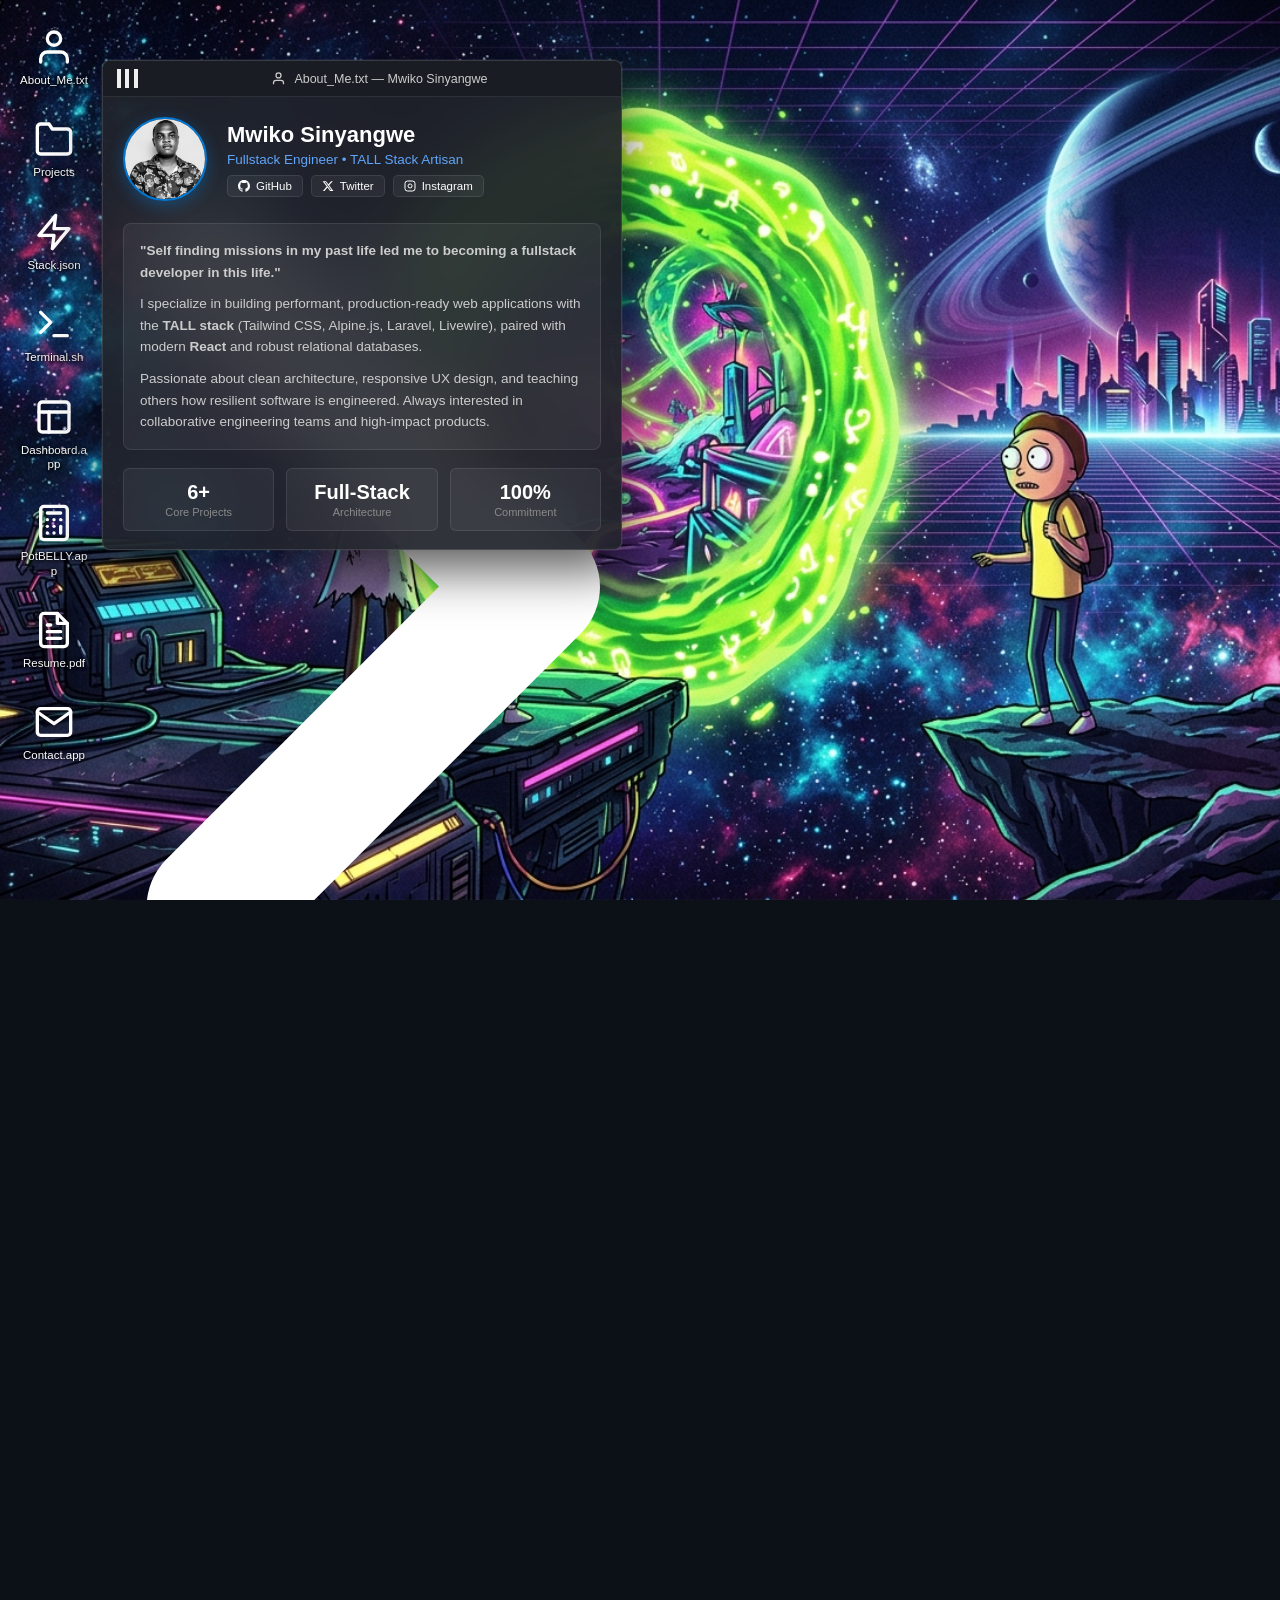
<file: os.html>
<!DOCTYPE html>
<html lang="en">
<head>
  <meta charset="UTF-8">
  <meta name="viewport" content="width=device-width, initial-scale=1.0, maximum-scale=1.0, user-scalable=no">
  <title>Mwiko Sinyangwe | Fullstack Engineer (MwikoOS 2.0)</title>
  
  <!-- Modern Typography -->
  <link rel="preconnect" href="https://fonts.googleapis.com">
  <link rel="preconnect" href="https://fonts.gstatic.com" crossorigin>
  <link href="https://fonts.googleapis.com/css2?family=JetBrains+Mono:wght@400;500;700&family=Plus+Jakarta+Sans:wght@400;500;600;700;800&display=swap" rel="stylesheet">

  <link rel="stylesheet" href="os.css">
</head>
<body>

  <!-- =========================================
       TOP SYSTEM MENUBAR
       ========================================= -->
  <header class="menubar">
    <div class="menubar-left">
      <div class="logo-badge" data-open-window="win-about">
        <!-- Monogram / OS Logo -->
        <svg viewBox="0 0 24 24" fill="none" stroke="currentColor" stroke-width="2.5" stroke-linecap="round" stroke-linejoin="round">
          <polyline points="4 17 10 11 4 5"></polyline>
          <line x1="12" y1="19" x2="20" y2="19"></line>
        </svg>
        <span>MwikoOS</span>
      </div>
      <span class="menu-item" data-open-window="win-about">About</span>
      <span class="menu-item" data-open-window="win-projects">Projects</span>
      <span class="menu-item" data-open-window="win-skills">Stack</span>
      <span class="menu-item" data-open-window="win-terminal">Terminal</span>
      <span class="menu-item" data-open-window="win-contact">Contact</span>
    </div>

    <div class="menubar-right">
      <div class="status-badge">
        <span class="status-dot"></span>
        <span>Open to Opportunities</span>
      </div>

      <!-- Sound FX Toggle -->
      <button class="control-btn" id="sound-toggle-btn" title="Toggle Sound Feedback">
        <svg width="15" height="15" viewBox="0 0 24 24" fill="none" stroke="currentColor" stroke-width="2" stroke-linecap="round" stroke-linejoin="round">
          <polygon points="11 5 6 9 2 9 2 15 6 15 11 19 11 5"></polygon>
          <path d="M15.54 8.46a5 5 0 0 1 0 7.07"></path>
          <path d="M19.07 4.93a10 10 0 0 1 0 14.14"></path>
        </svg>
      </button>

      <!-- Wallpaper & Theme Switcher -->
      <div class="dropdown-wrapper">
        <button class="control-btn" id="theme-toggle-btn" title="Change Theme & Wallpaper">
          <svg width="15" height="15" viewBox="0 0 24 24" fill="none" stroke="currentColor" stroke-width="2" stroke-linecap="round" stroke-linejoin="round">
            <circle cx="12" cy="12" r="10"></circle>
            <path d="M12 2a14.5 14.5 0 0 0 0 20 10 10 0 0 0 0-20"></path>
          </svg>
        </button>
        <div class="dropdown-menu" id="theme-dropdown">
          <div class="dropdown-item" data-set-theme="default">
            <span class="theme-color-preview" style="background: linear-gradient(135deg, #6366f1, #38bdf8);"></span>
            <span>Aurora Dusk</span>
          </div>
          <div class="dropdown-item" data-set-theme="cyber">
            <span class="theme-color-preview" style="background: linear-gradient(135deg, #00f2fe, #ff007f);"></span>
            <span>Cyberpunk Neon</span>
          </div>
          <div class="dropdown-item" data-set-theme="obsidian">
            <span class="theme-color-preview" style="background: linear-gradient(135deg, #374151, #111827);"></span>
            <span>Obsidian Minimal</span>
          </div>
          <div class="dropdown-item" data-set-theme="sunset">
            <span class="theme-color-preview" style="background: linear-gradient(135deg, #fb923c, #d946ef);"></span>
            <span>Solar Sunset</span>
          </div>
        </div>
      </div>

      <div class="clock" id="system-clock">--:--</div>
    </div>
  </header>

  <!-- =========================================
       DESKTOP WORKSPACE & ICONS
       ========================================= -->
  <main class="desktop">
    <!-- Icon 1: About Me -->
    <div class="desktop-icon" data-open-window="win-about">
      <div class="icon-graphic icon-about">
        <svg viewBox="0 0 24 24" fill="none" stroke="currentColor" stroke-width="2" stroke-linecap="round" stroke-linejoin="round">
          <path d="M20 21v-2a4 4 0 0 0-4-4H8a4 4 0 0 0-4 4v2"></path>
          <circle cx="12" cy="7" r="4"></circle>
        </svg>
      </div>
      <span class="icon-label">About_Me.txt</span>
    </div>

    <!-- Icon 2: Projects -->
    <div class="desktop-icon" data-open-window="win-projects">
      <div class="icon-graphic icon-projects">
        <svg viewBox="0 0 24 24" fill="none" stroke="currentColor" stroke-width="2" stroke-linecap="round" stroke-linejoin="round">
          <path d="M22 19a2 2 0 0 1-2 2H4a2 2 0 0 1-2-2V5a2 2 0 0 1 2-2h5l2 3h9a2 2 0 0 1 2 2z"></path>
        </svg>
      </div>
      <span class="icon-label">Projects</span>
    </div>

    <!-- Icon 3: Skills -->
    <div class="desktop-icon" data-open-window="win-skills">
      <div class="icon-graphic icon-skills">
        <svg viewBox="0 0 24 24" fill="none" stroke="currentColor" stroke-width="2" stroke-linecap="round" stroke-linejoin="round">
          <polygon points="13 2 3 14 12 14 11 22 21 10 12 10 13 2"></polygon>
        </svg>
      </div>
      <span class="icon-label">Stack.json</span>
    </div>

    <!-- Icon 4: Terminal -->
    <div class="desktop-icon" data-open-window="win-terminal">
      <div class="icon-graphic icon-terminal">
        <svg viewBox="0 0 24 24" fill="none" stroke="currentColor" stroke-width="2" stroke-linecap="round" stroke-linejoin="round">
          <polyline points="4 17 10 11 4 5"></polyline>
          <line x1="12" y1="19" x2="20" y2="19"></line>
        </svg>
      </div>
      <span class="icon-label">Terminal.sh</span>
    </div>

    <!-- Icon 5: Dashboard Live App -->
    <div class="desktop-icon" data-open-window="win-dashboard">
      <div class="icon-graphic icon-dashboard">
        <svg viewBox="0 0 24 24" fill="none" stroke="currentColor" stroke-width="2" stroke-linecap="round" stroke-linejoin="round">
          <rect x="3" y="3" width="18" height="18" rx="2" ry="2"></rect>
          <line x1="3" y1="9" x2="21" y2="9"></line>
          <line x1="9" y1="21" x2="9" y2="9"></line>
        </svg>
      </div>
      <span class="icon-label">Dashboard.app</span>
    </div>

    <!-- Icon 6: PotBELLY Live App -->
    <div class="desktop-icon" data-open-window="win-calc">
      <div class="icon-graphic icon-calc">
        <svg viewBox="0 0 24 24" fill="none" stroke="currentColor" stroke-width="2" stroke-linecap="round" stroke-linejoin="round">
          <rect x="4" y="2" width="16" height="20" rx="2"></rect>
          <line x1="8" y1="6" x2="16" y2="6"></line>
          <line x1="16" y1="14" x2="16" y2="18"></line>
          <path d="M16 10h.01"></path>
          <path d="M12 10h.01"></path>
          <path d="M8 10h.01"></path>
          <path d="M12 14h.01"></path>
          <path d="M8 14h.01"></path>
          <path d="M12 18h.01"></path>
          <path d="M8 18h.01"></path>
        </svg>
      </div>
      <span class="icon-label">PotBELLY.app</span>
    </div>

    <!-- Icon 7: Resume -->
    <div class="desktop-icon" data-open-window="win-resume">
      <div class="icon-graphic icon-resume">
        <svg viewBox="0 0 24 24" fill="none" stroke="currentColor" stroke-width="2" stroke-linecap="round" stroke-linejoin="round">
          <path d="M14 2H6a2 2 0 0 0-2 2v16a2 2 0 0 0 2 2h12a2 2 0 0 0 2-2V8z"></path>
          <polyline points="14 2 14 8 20 8"></polyline>
          <line x1="16" y1="13" x2="8" y2="13"></line>
          <line x1="16" y1="17" x2="8" y2="17"></line>
          <polyline points="10 9 9 9 8 9"></polyline>
        </svg>
      </div>
      <span class="icon-label">Resume.pdf</span>
    </div>

    <!-- Icon 8: Contact -->
    <div class="desktop-icon" data-open-window="win-contact">
      <div class="icon-graphic icon-contact">
        <svg viewBox="0 0 24 24" fill="none" stroke="currentColor" stroke-width="2" stroke-linecap="round" stroke-linejoin="round">
          <path d="M4 4h16c1.1 0 2 .9 2 2v12c0 1.1-.9 2-2 2H4c-1.1 0-2-.9-2-2V6c0-1.1.9-2 2-2z"></path>
          <polyline points="22,6 12,13 2,6"></polyline>
        </svg>
      </div>
      <span class="icon-label">Contact.app</span>
    </div>
  </main>

  <!-- =========================================
       WINDOW 1: ABOUT ME
       ========================================= -->
  <div class="os-window hidden" id="win-about">
    <div class="window-header">
      <div class="traffic-lights">
        <button class="traffic-light traffic-close" title="Close">
          <svg viewBox="0 0 10 10"><path d="M1,1 L9,9 M9,1 L1,9" stroke="currentColor" stroke-width="1.5"/></svg>
        </button>
        <button class="traffic-light traffic-minimize" title="Minimize">
          <svg viewBox="0 0 10 10"><line x1="1" y1="5" x2="9" y2="5" stroke="currentColor" stroke-width="1.5"/></svg>
        </button>
        <button class="traffic-light traffic-maximize" title="Maximize">
          <svg viewBox="0 0 10 10"><rect x="1" y="1" width="8" height="8" fill="none" stroke="currentColor" stroke-width="1.5"/></svg>
        </button>
      </div>
      <div class="window-title">
        <svg width="14" height="14" viewBox="0 0 24 24" fill="none" stroke="currentColor" stroke-width="2"><path d="M20 21v-2a4 4 0 0 0-4-4H8a4 4 0 0 0-4 4v2"></path><circle cx="12" cy="7" r="4"></circle></svg>
        <span>About_Me.txt — Mwiko Sinyangwe</span>
      </div>
      <div class="window-actions"></div>
    </div>
    <div class="window-body">
      <div class="about-hero">
        <img class="about-avatar" src="images/mwiko.jpg" alt="Mwiko Sinyangwe">
        <div>
          <h1 class="about-name">Mwiko Sinyangwe</h1>
          <div class="about-role">Fullstack Engineer &bull; TALL Stack Artisan</div>
          <div class="about-socials">
            <a class="social-pill" href="https://github.com/mdsnn" target="_blank" rel="noopener">
              <svg width="12" height="12" viewBox="0 0 24 24" fill="currentColor"><path d="M12 0C5.37 0 0 5.37 0 12c0 5.31 3.435 9.795 8.205 11.385.6.105.825-.255.825-.57 0-.285-.015-1.23-.015-2.235-3.015.555-3.795-.735-4.035-1.41-.135-.345-.72-1.41-1.23-1.695-.42-.225-1.02-.78-.015-.795.945-.015 1.62.87 1.845 1.23 1.08 1.815 2.805 1.305 3.495.99.105-.78.42-1.305.765-1.605-2.67-.3-5.46-1.335-5.46-5.925 0-1.305.465-2.385 1.23-3.225-.12-.3-.54-1.53.12-3.18 0 0 1.005-.315 3.3 1.23.96-.27 1.98-.405 3-.405s2.04.135 3 .405c2.295-1.56 3.3-1.23 3.3-1.23.66 1.65.24 2.88.12 3.18.765.84 1.23 1.905 1.23 3.225 0 4.605-2.805 5.625-5.475 5.925.435.375.81 1.095.81 2.22 0 1.605-.015 2.895-.015 3.3 0 .315.225.69.825.57A12.02 12.02 0 0024 12c0-6.63-5.37-12-12-12z"/></svg>
              <span>GitHub</span>
            </a>
            <a class="social-pill" href="https://twitter.com/andmds__" target="_blank" rel="noopener">
              <svg width="12" height="12" viewBox="0 0 24 24" fill="currentColor"><path d="M18.244 2.25h3.308l-7.227 8.26 8.502 11.24H16.17l-5.214-6.817L4.99 21.75H1.68l7.73-8.835L1.254 2.25H8.08l4.713 6.231zm-1.161 17.52h1.833L7.084 4.126H5.117z"/></svg>
              <span>Twitter</span>
            </a>
            <a class="social-pill" href="https://instagram.com/mwikosinyangwe" target="_blank" rel="noopener">
              <svg width="12" height="12" viewBox="0 0 24 24" fill="none" stroke="currentColor" stroke-width="2"><rect x="2" y="2" width="20" height="20" rx="5" ry="5"></rect><path d="M16 11.37A4 4 0 1 1 12.63 8 4 4 0 0 1 16 11.37z"></path><line x1="17.5" y1="6.5" x2="17.51" y2="6.5"></line></svg>
              <span>Instagram</span>
            </a>
          </div>
        </div>
      </div>

      <div class="bio-card">
        <p>
          <strong>"Self finding missions in my past life led me to becoming a fullstack developer in this life."</strong>
        </p>
        <p>
          I specialize in building performant, production-ready web applications with the <strong>TALL stack</strong> (Tailwind CSS, Alpine.js, Laravel, Livewire), paired with modern <strong>React</strong> and robust relational databases.
        </p>
        <p>
          Passionate about clean architecture, responsive UX design, and teaching others how resilient software is engineered. Always interested in collaborative engineering teams and high-impact products.
        </p>
      </div>

      <div class="about-stats">
        <div class="stat-box">
          <div class="stat-number">6+</div>
          <div class="stat-label">Core Projects</div>
        </div>
        <div class="stat-box">
          <div class="stat-number">Full-Stack</div>
          <div class="stat-label">Architecture</div>
        </div>
        <div class="stat-box">
          <div class="stat-number">100%</div>
          <div class="stat-label">Commitment</div>
        </div>
      </div>

      <div class="cta-row">
        <button class="btn-primary" data-open-window="win-projects">
          <svg width="14" height="14" viewBox="0 0 24 24" fill="none" stroke="currentColor" stroke-width="2"><path d="M22 19a2 2 0 0 1-2 2H4a2 2 0 0 1-2-2V5a2 2 0 0 1 2-2h5l2 3h9a2 2 0 0 1 2 2z"></path></svg>
          <span>Explore Projects</span>
        </button>
        <button class="btn-secondary" data-open-window="win-contact">
          <svg width="14" height="14" viewBox="0 0 24 24" fill="none" stroke="currentColor" stroke-width="2"><path d="M4 4h16c1.1 0 2 .9 2 2v12c0 1.1-.9 2-2 2H4c-1.1 0-2-.9-2-2V6c0-1.1.9-2 2-2z"></path></svg>
          <span>Get in Touch</span>
        </button>
        <a class="btn-secondary" href="resume.pdf" target="_blank">
          <svg width="14" height="14" viewBox="0 0 24 24" fill="none" stroke="currentColor" stroke-width="2"><path d="M21 15v4a2 2 0 0 1-2 2H5a2 2 0 0 1-2-2v-4"></path><polyline points="7 10 12 15 17 10"></polyline><line x1="12" y1="15" x2="12" y2="3"></line></svg>
          <span>Resume</span>
        </a>
      </div>
    </div>
  </div>

  <!-- =========================================
       WINDOW 2: PROJECTS
       ========================================= -->
  <div class="os-window hidden" id="win-projects">
    <div class="window-header">
      <div class="traffic-lights">
        <button class="traffic-light traffic-close"><svg viewBox="0 0 10 10"><path d="M1,1 L9,9 M9,1 L1,9" stroke="currentColor" stroke-width="1.5"/></svg></button>
        <button class="traffic-light traffic-minimize"><svg viewBox="0 0 10 10"><line x1="1" y1="5" x2="9" y2="5" stroke="currentColor" stroke-width="1.5"/></svg></button>
        <button class="traffic-light traffic-maximize"><svg viewBox="0 0 10 10"><rect x="1" y="1" width="8" height="8" fill="none" stroke="currentColor" stroke-width="1.5"/></svg></button>
      </div>
      <div class="window-title">
        <svg width="14" height="14" viewBox="0 0 24 24" fill="none" stroke="currentColor" stroke-width="2"><path d="M22 19a2 2 0 0 1-2 2H4a2 2 0 0 1-2-2V5a2 2 0 0 1 2-2h5l2 3h9a2 2 0 0 1 2 2z"></path></svg>
        <span>Projects — File Manager</span>
      </div>
      <div class="window-actions"></div>
    </div>
    <div class="window-body">
      <!-- Filter Bar -->
      <div class="projects-filter">
        <button class="filter-btn active" data-filter="all">All Projects</button>
        <button class="filter-btn" data-filter="laravel">Laravel & PHP</button>
        <button class="filter-btn" data-filter="fullstack">Fullstack / React</button>
      </div>

      <div class="projects-grid">
        <!-- Project 1: Laragigs -->
        <div class="project-card" data-category="laravel fullstack">
          <div class="project-thumb-wrapper">
            <img class="project-thumb" src="images/screen.png" alt="Laragigs Job Portal">
          </div>
          <div class="project-info">
            <h3 class="project-title">Laragigs</h3>
            <p class="project-desc">A specialized job portal for Laravel developers with authentication, tag filtering, and job listings management.</p>
            <div class="project-tags">
              <span class="project-tag">Laravel</span>
              <span class="project-tag">MySQL</span>
              <span class="project-tag">Tailwind</span>
            </div>
            <div class="project-links">
              <a class="project-btn project-btn-primary" href="postJob.html">Details &amp; Story</a>
              <a class="project-btn project-btn-outline" href="https://github.com/mdsnn" target="_blank">Source Code</a>
            </div>
          </div>
        </div>

        <!-- Project 2: PotBELLY -->
        <div class="project-card" data-category="fullstack">
          <div class="project-thumb-wrapper">
            <img class="project-thumb" src="images/calc.jpg" alt="PotBELLY Marketplace">
          </div>
          <div class="project-info">
            <h3 class="project-title">PotBELLY</h3>
            <p class="project-desc">Food marketplace with an integrated interactive pricing calculator and dynamic menu management.</p>
            <div class="project-tags">
              <span class="project-tag">JavaScript</span>
              <span class="project-tag">CSS Grid</span>
              <span class="project-tag">Interactive UI</span>
            </div>
            <div class="project-links">
              <button class="project-btn project-btn-primary" data-open-window="win-calc">Run in OS</button>
              <a class="project-btn project-btn-outline" href="calc/index.html" target="_blank">Full Demo</a>
            </div>
          </div>
        </div>

        <!-- Project 3: Online Store -->
        <div class="project-card" data-category="laravel fullstack">
          <div class="project-thumb-wrapper">
            <img class="project-thumb" src="images/ecom.jpg" alt="Online Store">
          </div>
          <div class="project-info">
            <h3 class="project-title">Online Store</h3>
            <p class="project-desc">Full e-commerce platform with automated PayPal checkout flow, guest shopping cart, and orders admin.</p>
            <div class="project-tags">
              <span class="project-tag">PHP</span>
              <span class="project-tag">PayPal SDK</span>
              <span class="project-tag">E-Commerce</span>
            </div>
            <div class="project-links">
              <a class="project-btn project-btn-primary" href="postEcom.html">Case Study</a>
              <a class="project-btn project-btn-outline" href="https://github.com/mdsnn" target="_blank">Repository</a>
            </div>
          </div>
        </div>

        <!-- Project 4: Financial Dashboard -->
        <div class="project-card" data-category="fullstack">
          <div class="project-thumb-wrapper">
            <img class="project-thumb" src="images/dashboard.jpg" alt="Analytics Dashboard">
          </div>
          <div class="project-info">
            <h3 class="project-title">Analytics &amp; Sales Dashboard</h3>
            <p class="project-desc">Real-time revenue metrics, financial reports visualization, interactive charts, and user analytics.</p>
            <div class="project-tags">
              <span class="project-tag">JS Charts</span>
              <span class="project-tag">Dashboard</span>
              <span class="project-tag">Data Viz</span>
            </div>
            <div class="project-links">
              <button class="project-btn project-btn-primary" data-open-window="win-dashboard">Launch in OS</button>
              <a class="project-btn project-btn-outline" href="dashboard/index.html" target="_blank">Direct View</a>
            </div>
          </div>
        </div>

        <!-- Project 5: Social Networking Platform -->
        <div class="project-card" data-category="fullstack">
          <div class="project-thumb-wrapper">
            <img class="project-thumb" src="images/blog.jpg" alt="Social Media Platform">
          </div>
          <div class="project-info">
            <h3 class="project-title">Social Network Platform</h3>
            <p class="project-desc">Community collaboration hub allowing developers and creators to share updates, comment, and connect.</p>
            <div class="project-tags">
              <span class="project-tag">Full-Stack</span>
              <span class="project-tag">Feed System</span>
              <span class="project-tag">Auth</span>
            </div>
            <div class="project-links">
              <a class="project-btn project-btn-primary" href="postSocial.html">Explore Platform</a>
              <a class="project-btn project-btn-outline" href="https://github.com/mdsnn" target="_blank">GitHub</a>
            </div>
          </div>
        </div>

        <!-- Project 6: Lending Firm Portal -->
        <div class="project-card" data-category="fullstack">
          <div class="project-thumb-wrapper">
            <img class="project-thumb" src="images/loan.jpg" alt="Lending Firm Website">
          </div>
          <div class="project-info">
            <h3 class="project-title">Lending Firm Web Portal</h3>
            <p class="project-desc">Financial service portal showcasing diverse credit tiers, loan estimation calculators, and client intake forms.</p>
            <div class="project-tags">
              <span class="project-tag">Financial UI</span>
              <span class="project-tag">Calculators</span>
              <span class="project-tag">Responsive</span>
            </div>
            <div class="project-links">
              <a class="project-btn project-btn-primary" href="loan/index.html" target="_blank">Live Portal</a>
              <a class="project-btn project-btn-outline" href="postLoan.html">Overview</a>
            </div>
          </div>
        </div>
      </div>
    </div>
  </div>

  <!-- =========================================
       WINDOW 3: INTERACTIVE TERMINAL
       ========================================= -->
  <div class="os-window hidden" id="win-terminal">
    <div class="window-header">
      <div class="traffic-lights">
        <button class="traffic-light traffic-close"><svg viewBox="0 0 10 10"><path d="M1,1 L9,9 M9,1 L1,9" stroke="currentColor" stroke-width="1.5"/></svg></button>
        <button class="traffic-light traffic-minimize"><svg viewBox="0 0 10 10"><line x1="1" y1="5" x2="9" y2="5" stroke="currentColor" stroke-width="1.5"/></svg></button>
        <button class="traffic-light traffic-maximize"><svg viewBox="0 0 10 10"><rect x="1" y="1" width="8" height="8" fill="none" stroke="currentColor" stroke-width="1.5"/></svg></button>
      </div>
      <div class="window-title">
        <svg width="14" height="14" viewBox="0 0 24 24" fill="none" stroke="currentColor" stroke-width="2"><polyline points="4 17 10 11 4 5"></polyline><line x1="12" y1="19" x2="20" y2="19"></line></svg>
        <span>guest@mwiko-os: ~ (zsh)</span>
      </div>
      <div class="window-actions"></div>
    </div>
    <div class="window-body terminal-body">
      <div class="terminal-output" id="terminal-output">
        <div class="terminal-line">
          Welcome to <span class="term-highlight">MwikoOS Interactive Shell [Version 2.0.4]</span>
        </div>
        <div class="terminal-line">
          Type <span class="term-cmd">help</span> for a list of available system commands.
        </div>
        <div class="terminal-line">
          Try typing <span class="term-cmd">skills</span>, <span class="term-cmd">projects</span>, or <span class="term-cmd">sudo hire</span>.
        </div>
      </div>
      <div class="terminal-input-row">
        <span class="term-prompt">guest@mwiko-os:~$</span>
        <input type="text" id="terminal-input" class="terminal-input" autocomplete="off" spellcheck="false" autofocus>
      </div>
    </div>
  </div>

  <!-- =========================================
       WINDOW 4: TECH STACK (SKILLS)
       ========================================= -->
  <div class="os-window hidden" id="win-skills">
    <div class="window-header">
      <div class="traffic-lights">
        <button class="traffic-light traffic-close"><svg viewBox="0 0 10 10"><path d="M1,1 L9,9 M9,1 L1,9" stroke="currentColor" stroke-width="1.5"/></svg></button>
        <button class="traffic-light traffic-minimize"><svg viewBox="0 0 10 10"><line x1="1" y1="5" x2="9" y2="5" stroke="currentColor" stroke-width="1.5"/></svg></button>
        <button class="traffic-light traffic-maximize"><svg viewBox="0 0 10 10"><rect x="1" y="1" width="8" height="8" fill="none" stroke="currentColor" stroke-width="1.5"/></svg></button>
      </div>
      <div class="window-title">
        <svg width="14" height="14" viewBox="0 0 24 24" fill="none" stroke="currentColor" stroke-width="2"><polygon points="13 2 3 14 12 14 11 22 21 10 12 10 13 2"></polygon></svg>
        <span>Stack.json — Technical Proficiencies</span>
      </div>
      <div class="window-actions"></div>
    </div>
    <div class="window-body">
      <div class="skills-grid">
        <!-- Backend -->
        <div class="skill-category">
          <div class="skill-cat-title">
            <svg width="16" height="16" viewBox="0 0 24 24" fill="none" stroke="currentColor" stroke-width="2"><rect x="2" y="2" width="20" height="8" rx="2" ry="2"></rect><rect x="2" y="14" width="20" height="8" rx="2" ry="2"></rect><line x1="6" y1="6" x2="6.01" y2="6"></line><line x1="6" y1="18" x2="6.01" y2="18"></line></svg>
            <span>Backend &amp; Architecture</span>
          </div>
          <div class="skill-items">
            <span class="skill-badge">PHP</span>
            <span class="skill-badge">Laravel Framework</span>
            <span class="skill-badge">Livewire</span>
            <span class="skill-badge">Python</span>
            <span class="skill-badge">Django</span>
            <span class="skill-badge">Ruby on Rails</span>
            <span class="skill-badge">RESTful APIs</span>
          </div>
        </div>

        <!-- Frontend -->
        <div class="skill-category">
          <div class="skill-cat-title">
            <svg width="16" height="16" viewBox="0 0 24 24" fill="none" stroke="currentColor" stroke-width="2"><polyline points="16 18 22 12 16 6"></polyline><polyline points="8 6 2 12 8 18"></polyline></svg>
            <span>Frontend &amp; UI</span>
          </div>
          <div class="skill-items">
            <span class="skill-badge">Tailwind CSS</span>
            <span class="skill-badge">Alpine.js</span>
            <span class="skill-badge">React.js</span>
            <span class="skill-badge">JavaScript (ES6+)</span>
            <span class="skill-badge">HTML5 / Semantic Web</span>
            <span class="skill-badge">CSS Grid &amp; Flexbox</span>
            <span class="skill-badge">Responsive Design</span>
          </div>
        </div>

        <!-- Database & Systems -->
        <div class="skill-category">
          <div class="skill-cat-title">
            <svg width="16" height="16" viewBox="0 0 24 24" fill="none" stroke="currentColor" stroke-width="2"><ellipse cx="12" cy="5" rx="9" ry="3"></ellipse><path d="M21 12c0 1.66-4 3-9 3s-9-1.34-9-3"></path><path d="M3 5v14c0 1.66 4 3 9 3s9-1.34 9-3V5"></path></svg>
            <span>Databases &amp; Mobile</span>
          </div>
          <div class="skill-items">
            <span class="skill-badge">MySQL</span>
            <span class="skill-badge">PostgreSQL</span>
            <span class="skill-badge">React Native</span>
            <span class="skill-badge">JS Charts &amp; Analytics</span>
            <span class="skill-badge">Git &amp; GitHub</span>
            <span class="skill-badge">Composer &amp; npm</span>
          </div>
        </div>
      </div>
    </div>
  </div>

  <!-- =========================================
       WINDOW 5: DASHBOARD (LIVE IFRAME)
       ========================================= -->
  <div class="os-window hidden" id="win-dashboard">
    <div class="window-header">
      <div class="traffic-lights">
        <button class="traffic-light traffic-close"><svg viewBox="0 0 10 10"><path d="M1,1 L9,9 M9,1 L1,9" stroke="currentColor" stroke-width="1.5"/></svg></button>
        <button class="traffic-light traffic-minimize"><svg viewBox="0 0 10 10"><line x1="1" y1="5" x2="9" y2="5" stroke="currentColor" stroke-width="1.5"/></svg></button>
        <button class="traffic-light traffic-maximize"><svg viewBox="0 0 10 10"><rect x="1" y="1" width="8" height="8" fill="none" stroke="currentColor" stroke-width="1.5"/></svg></button>
      </div>
      <div class="window-title">
        <svg width="14" height="14" viewBox="0 0 24 24" fill="none" stroke="currentColor" stroke-width="2"><rect x="3" y="3" width="18" height="18" rx="2" ry="2"></rect><line x1="3" y1="9" x2="21" y2="9"></line><line x1="9" y1="21" x2="9" y2="9"></line></svg>
        <span>Dashboard.app — Live Analytics Sandbox</span>
      </div>
      <div class="window-actions"></div>
    </div>
    <div class="window-body" style="padding: 0; overflow: hidden;">
      <iframe class="iframe-container" src="dashboard/index.html" title="Live Dashboard"></iframe>
    </div>
  </div>

  <!-- =========================================
       WINDOW 6: POTBELLY (LIVE IFRAME)
       ========================================= -->
  <div class="os-window hidden" id="win-calc">
    <div class="window-header">
      <div class="traffic-lights">
        <button class="traffic-light traffic-close"><svg viewBox="0 0 10 10"><path d="M1,1 L9,9 M9,1 L1,9" stroke="currentColor" stroke-width="1.5"/></svg></button>
        <button class="traffic-light traffic-minimize"><svg viewBox="0 0 10 10"><line x1="1" y1="5" x2="9" y2="5" stroke="currentColor" stroke-width="1.5"/></svg></button>
        <button class="traffic-light traffic-maximize"><svg viewBox="0 0 10 10"><rect x="1" y="1" width="8" height="8" fill="none" stroke="currentColor" stroke-width="1.5"/></svg></button>
      </div>
      <div class="window-title">
        <svg width="14" height="14" viewBox="0 0 24 24" fill="none" stroke="currentColor" stroke-width="2"><rect x="4" y="2" width="16" height="20" rx="2"></rect><line x1="8" y1="6" x2="16" y2="6"></line></svg>
        <span>PotBELLY.app — Interactive Demo</span>
      </div>
      <div class="window-actions"></div>
    </div>
    <div class="window-body" style="padding: 0; overflow: hidden;">
      <iframe class="iframe-container" src="calc/index.html" title="PotBELLY Calculator"></iframe>
    </div>
  </div>

  <!-- =========================================
       WINDOW 7: RESUME APP
       ========================================= -->
  <div class="os-window hidden" id="win-resume">
    <div class="window-header">
      <div class="traffic-lights">
        <button class="traffic-light traffic-close"><svg viewBox="0 0 10 10"><path d="M1,1 L9,9 M9,1 L1,9" stroke="currentColor" stroke-width="1.5"/></svg></button>
        <button class="traffic-light traffic-minimize"><svg viewBox="0 0 10 10"><line x1="1" y1="5" x2="9" y2="5" stroke="currentColor" stroke-width="1.5"/></svg></button>
        <button class="traffic-light traffic-maximize"><svg viewBox="0 0 10 10"><rect x="1" y="1" width="8" height="8" fill="none" stroke="currentColor" stroke-width="1.5"/></svg></button>
      </div>
      <div class="window-title">
        <svg width="14" height="14" viewBox="0 0 24 24" fill="none" stroke="currentColor" stroke-width="2"><path d="M14 2H6a2 2 0 0 0-2 2v16a2 2 0 0 0 2 2h12a2 2 0 0 0 2-2V8z"></path></svg>
        <span>Resume.pdf — Mwiko Sinyangwe</span>
      </div>
      <div class="window-actions"></div>
    </div>
    <div class="window-body">
      <div class="bio-card" style="text-align: center; padding: 30px;">
        <svg width="48" height="48" viewBox="0 0 24 24" fill="none" stroke="var(--accent-cyan)" stroke-width="2" style="margin-bottom: 14px;"><path d="M14 2H6a2 2 0 0 0-2 2v16a2 2 0 0 0 2 2h12a2 2 0 0 0 2-2V8z"></path><polyline points="14 2 14 8 20 8"></polyline><line x1="16" y1="13" x2="8" y2="13"></line><line x1="16" y1="17" x2="8" y2="17"></line><polyline points="10 9 9 9 8 9"></polyline></svg>
        <h2 style="font-size: 20px; color: #fff; margin-bottom: 8px;">Mwiko Sinyangwe — Fullstack Resume</h2>
        <p style="margin-bottom: 24px;">PDF document includes comprehensive work history, key engineering deliverables, education, and technical competencies.</p>
        <div style="display: flex; justify-content: center; gap: 12px;">
          <a class="btn-primary" href="resume.pdf" target="_blank" download>
            <svg width="14" height="14" viewBox="0 0 24 24" fill="none" stroke="currentColor" stroke-width="2"><path d="M21 15v4a2 2 0 0 1-2 2H5a2 2 0 0 1-2-2v-4"></path><polyline points="7 10 12 15 17 10"></polyline><line x1="12" y1="15" x2="12" y2="3"></line></svg>
            <span>Download PDF</span>
          </a>
          <a class="btn-secondary" href="resume.pdf" target="_blank">
            <svg width="14" height="14" viewBox="0 0 24 24" fill="none" stroke="currentColor" stroke-width="2"><path d="M18 13v6a2 2 0 0 1-2 2H5a2 2 0 0 1-2-2V8a2 2 0 0 1 2-2h6"></path><polyline points="15 3 21 3 21 9"></polyline><line x1="10" y1="14" x2="21" y2="3"></line></svg>
            <span>Open in Browser</span>
          </a>
        </div>
      </div>
    </div>
  </div>

  <!-- =========================================
       WINDOW 8: CONTACT / MAIL
       ========================================= -->
  <div class="os-window hidden" id="win-contact">
    <div class="window-header">
      <div class="traffic-lights">
        <button class="traffic-light traffic-close"><svg viewBox="0 0 10 10"><path d="M1,1 L9,9 M9,1 L1,9" stroke="currentColor" stroke-width="1.5"/></svg></button>
        <button class="traffic-light traffic-minimize"><svg viewBox="0 0 10 10"><line x1="1" y1="5" x2="9" y2="5" stroke="currentColor" stroke-width="1.5"/></svg></button>
        <button class="traffic-light traffic-maximize"><svg viewBox="0 0 10 10"><rect x="1" y="1" width="8" height="8" fill="none" stroke="currentColor" stroke-width="1.5"/></svg></button>
      </div>
      <div class="window-title">
        <svg width="14" height="14" viewBox="0 0 24 24" fill="none" stroke="currentColor" stroke-width="2"><path d="M4 4h16c1.1 0 2 .9 2 2v12c0 1.1-.9 2-2 2H4c-1.1 0-2-.9-2-2V6c0-1.1.9-2 2-2z"></path><polyline points="22,6 12,13 2,6"></polyline></svg>
        <span>Mail.app — New Message</span>
      </div>
      <div class="window-actions"></div>
    </div>
    <div class="window-body">
      <form class="contact-form" id="contact-form">
        <div class="form-group">
          <label class="form-label">To:</label>
          <input class="form-input" type="text" value="Mwiko Sinyangwe &lt;contact@mwiko.dev&gt;" readonly style="opacity: 0.75; cursor: default;">
        </div>
        <div class="form-group">
          <label class="form-label">Your Name</label>
          <input class="form-input" type="text" placeholder="Sarah or Alex" required>
        </div>
        <div class="form-group">
          <label class="form-label">Your Email</label>
          <input class="form-input" type="email" placeholder="name@company.com" required>
        </div>
        <div class="form-group">
          <label class="form-label">Subject</label>
          <input class="form-input" type="text" placeholder="Fullstack Role / Collaboration" required>
        </div>
        <div class="form-group">
          <label class="form-label">Message</label>
          <textarea class="form-textarea" placeholder="Hi Mwiko, I came across your portfolio and wanted to discuss..." required></textarea>
        </div>
        <div class="form-status" id="form-status"></div>
        <button type="submit" class="btn-primary" style="align-self: flex-start;">
          <svg width="14" height="14" viewBox="0 0 24 24" fill="none" stroke="currentColor" stroke-width="2"><line x1="22" y1="2" x2="11" y2="13"></line><polygon points="22 2 15 22 11 13 2 9 22 2"></polygon></svg>
          <span>Send Message</span>
        </button>
      </form>
    </div>
  </div>

  <!-- =========================================
       FROSTED FLOATING DOCK
       ========================================= -->
  <div class="dock-wrapper">
    <nav class="dock">
      <!-- 1. About -->
      <div class="dock-item" data-app="win-about" data-open-window="win-about">
        <div class="dock-tooltip">About Me</div>
        <svg viewBox="0 0 24 24" fill="none" stroke="currentColor" stroke-width="2"><path d="M20 21v-2a4 4 0 0 0-4-4H8a4 4 0 0 0-4 4v2"></path><circle cx="12" cy="7" r="4"></circle></svg>
        <span class="dock-dot"></span>
      </div>

      <!-- 2. Projects -->
      <div class="dock-item" data-app="win-projects" data-open-window="win-projects">
        <div class="dock-tooltip">Projects</div>
        <svg viewBox="0 0 24 24" fill="none" stroke="currentColor" stroke-width="2"><path d="M22 19a2 2 0 0 1-2 2H4a2 2 0 0 1-2-2V5a2 2 0 0 1 2-2h5l2 3h9a2 2 0 0 1 2 2z"></path></svg>
        <span class="dock-dot"></span>
      </div>

      <!-- 3. Terminal -->
      <div class="dock-item" data-app="win-terminal" data-open-window="win-terminal">
        <div class="dock-tooltip">Terminal</div>
        <svg viewBox="0 0 24 24" fill="none" stroke="currentColor" stroke-width="2"><polyline points="4 17 10 11 4 5"></polyline><line x1="12" y1="19" x2="20" y2="19"></line></svg>
        <span class="dock-dot"></span>
      </div>

      <!-- 4. Skills -->
      <div class="dock-item" data-app="win-skills" data-open-window="win-skills">
        <div class="dock-tooltip">Tech Stack</div>
        <svg viewBox="0 0 24 24" fill="none" stroke="currentColor" stroke-width="2"><polygon points="13 2 3 14 12 14 11 22 21 10 12 10 13 2"></polygon></svg>
        <span class="dock-dot"></span>
      </div>

      <!-- 5. Dashboard -->
      <div class="dock-item" data-app="win-dashboard" data-open-window="win-dashboard">
        <div class="dock-tooltip">Dashboard App</div>
        <svg viewBox="0 0 24 24" fill="none" stroke="currentColor" stroke-width="2"><rect x="3" y="3" width="18" height="18" rx="2" ry="2"></rect><line x1="3" y1="9" x2="21" y2="9"></line><line x1="9" y1="21" x2="9" y2="9"></line></svg>
        <span class="dock-dot"></span>
      </div>

      <!-- 6. PotBELLY -->
      <div class="dock-item" data-app="win-calc" data-open-window="win-calc">
        <div class="dock-tooltip">PotBELLY App</div>
        <svg viewBox="0 0 24 24" fill="none" stroke="currentColor" stroke-width="2"><rect x="4" y="2" width="16" height="20" rx="2"></rect><line x1="8" y1="6" x2="16" y2="6"></line></svg>
        <span class="dock-dot"></span>
      </div>

      <!-- 7. Mail -->
      <div class="dock-item" data-app="win-contact" data-open-window="win-contact">
        <div class="dock-tooltip">Mail / Contact</div>
        <svg viewBox="0 0 24 24" fill="none" stroke="currentColor" stroke-width="2"><path d="M4 4h16c1.1 0 2 .9 2 2v12c0 1.1-.9 2-2 2H4c-1.1 0-2-.9-2-2V6c0-1.1.9-2 2-2z"></path><polyline points="22,6 12,13 2,6"></polyline></svg>
        <span class="dock-dot"></span>
      </div>

      <!-- 8. Resume -->
      <div class="dock-item" data-app="win-resume" data-open-window="win-resume">
        <div class="dock-tooltip">Resume PDF</div>
        <svg viewBox="0 0 24 24" fill="none" stroke="currentColor" stroke-width="2"><path d="M14 2H6a2 2 0 0 0-2 2v16a2 2 0 0 0 2 2h12a2 2 0 0 0 2-2V8z"></path><polyline points="14 2 14 8 20 8"></polyline></svg>
        <span class="dock-dot"></span>
      </div>

      <div class="dock-divider"></div>

      <!-- 9. External GitHub -->
      <a class="dock-item" href="https://github.com/mdsnn" target="_blank" rel="noopener">
        <div class="dock-tooltip">GitHub: @mdsnn</div>
        <svg viewBox="0 0 24 24" fill="currentColor"><path d="M12 0C5.37 0 0 5.37 0 12c0 5.31 3.435 9.795 8.205 11.385.6.105.825-.255.825-.57 0-.285-.015-1.23-.015-2.235-3.015.555-3.795-.735-4.035-1.41-.135-.345-.72-1.41-1.23-1.695-.42-.225-1.02-.78-.015-.795.945-.015 1.62.87 1.845 1.23 1.08 1.815 2.805 1.305 3.495.99.105-.78.42-1.305.765-1.605-2.67-.3-5.46-1.335-5.46-5.925 0-1.305.465-2.385 1.23-3.225-.12-.3-.54-1.53.12-3.18 0 0 1.005-.315 3.3 1.23.96-.27 1.98-.405 3-.405s2.04.135 3 .405c2.295-1.56 3.3-1.23 3.3-1.23.66 1.65.24 2.88.12 3.18.765.84 1.23 1.905 1.23 3.225 0 4.605-2.805 5.625-5.475 5.925.435.375.81 1.095.81 2.22 0 1.605-.015 2.895-.015 3.3 0 .315.225.69.825.57A12.02 12.02 0 0024 12c0-6.63-5.37-12-12-12z"/></svg>
      </a>

      <!-- 10. External Twitter -->
      <a class="dock-item" href="https://twitter.com/andmds__" target="_blank" rel="noopener">
        <div class="dock-tooltip">Twitter / X</div>
        <svg viewBox="0 0 24 24" fill="currentColor"><path d="M18.244 2.25h3.308l-7.227 8.26 8.502 11.24H16.17l-5.214-6.817L4.99 21.75H1.68l7.73-8.835L1.254 2.25H8.08l4.713 6.231zm-1.161 17.52h1.833L7.084 4.126H5.117z"/></svg>
      </a>
    </nav>
  </div>

  <script src="os.js"></script>
</body>
</html>
</file>
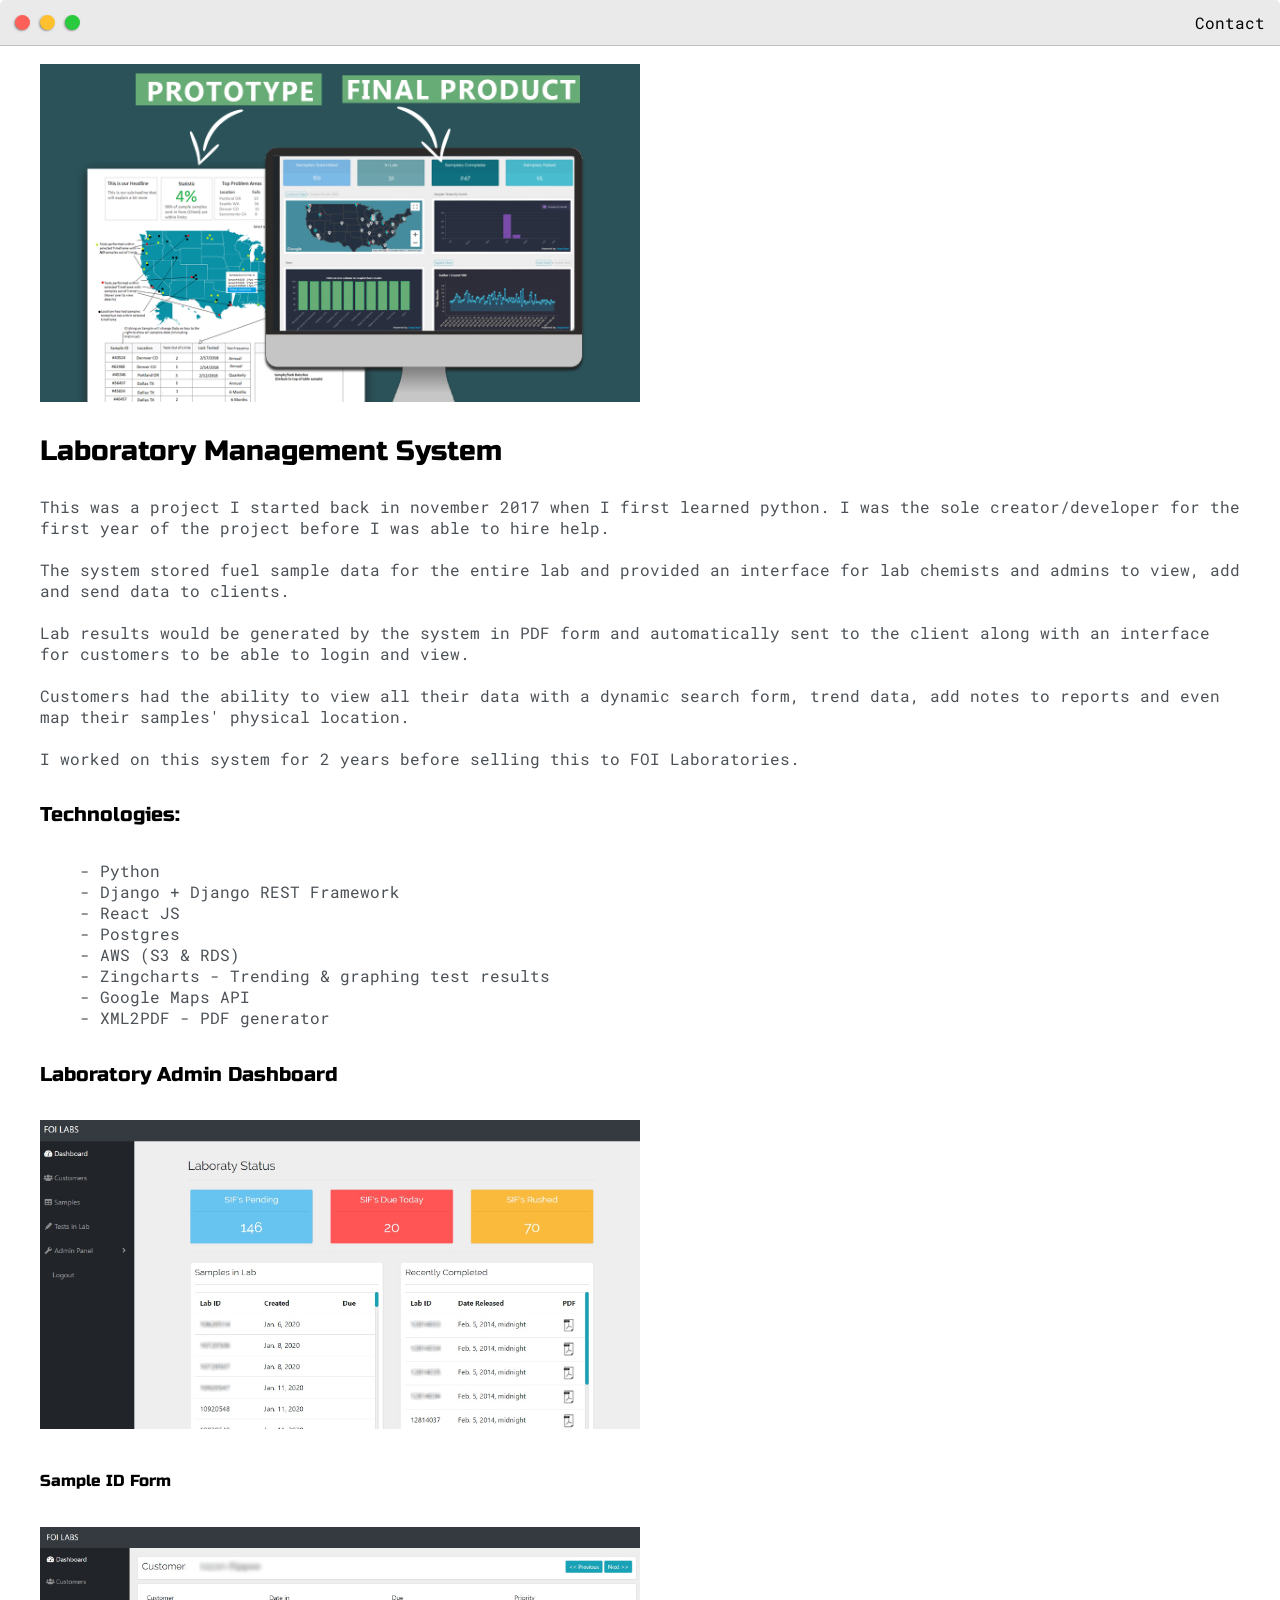
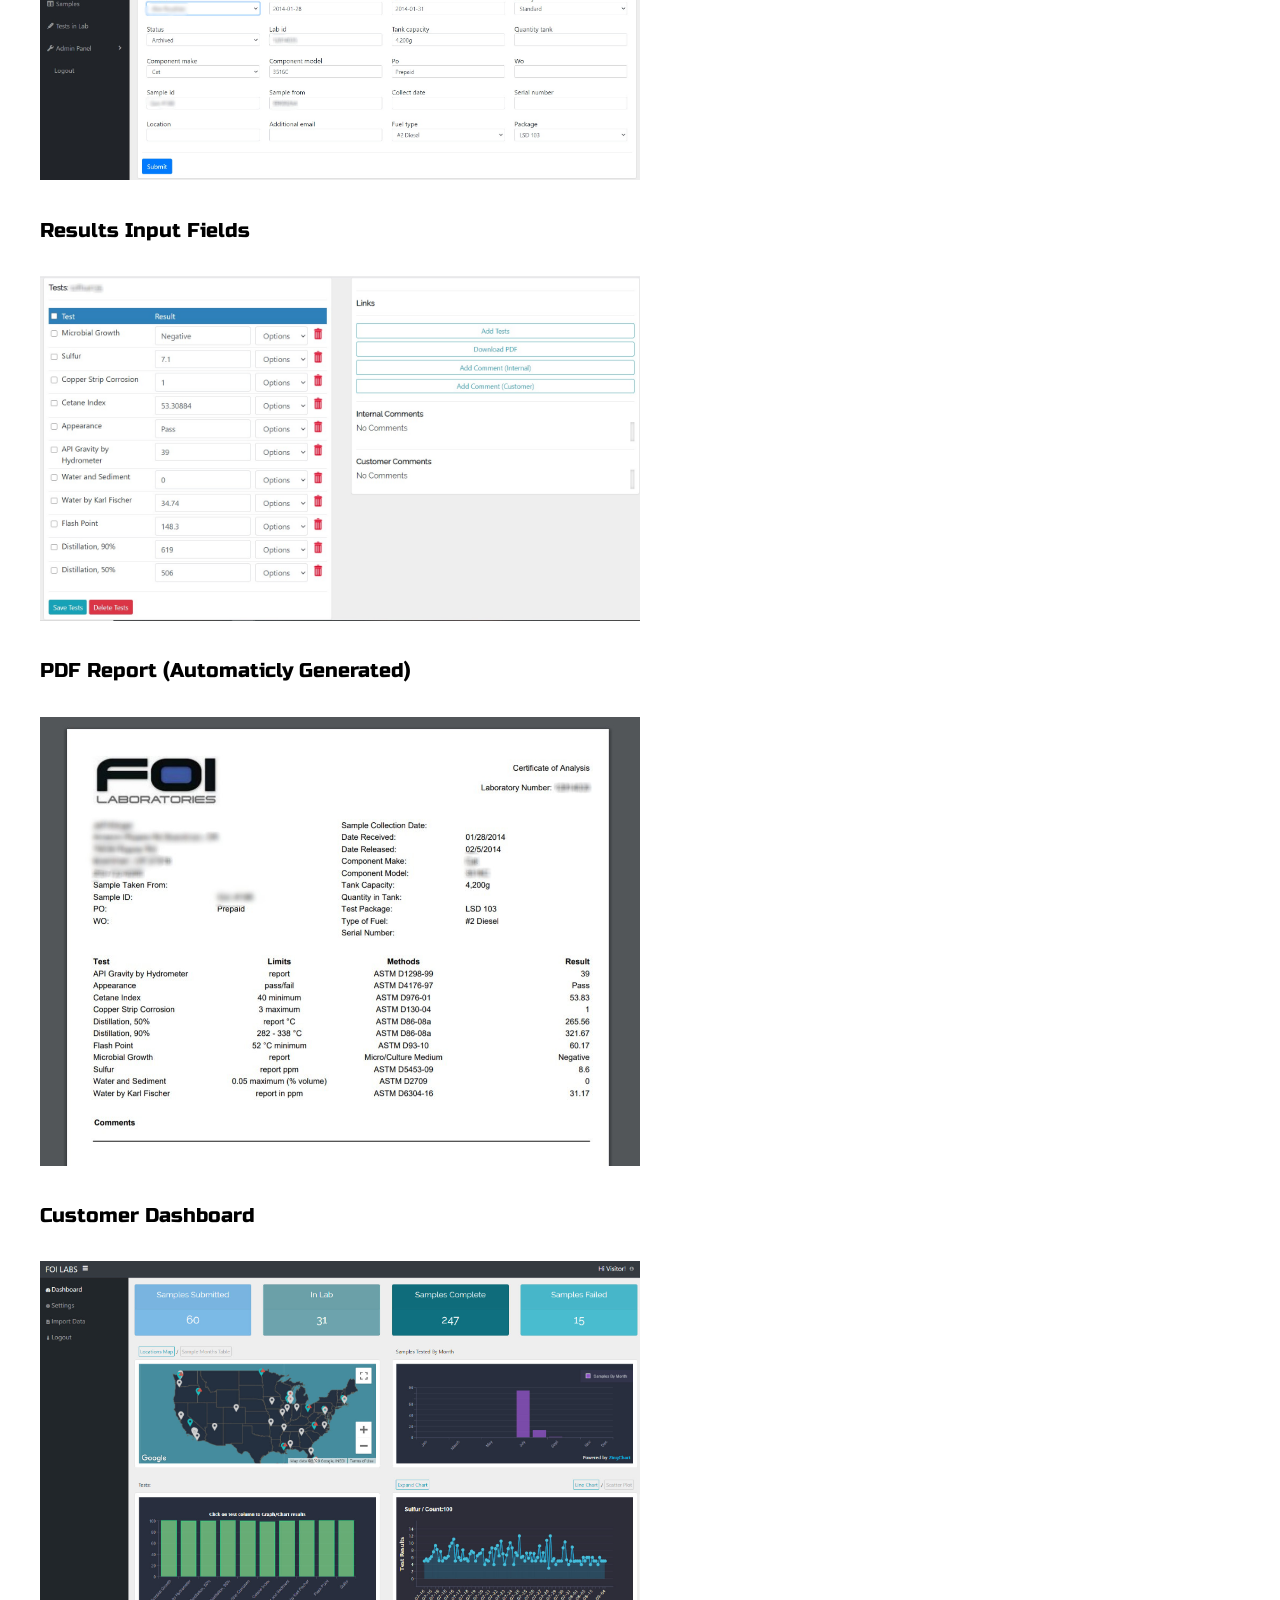
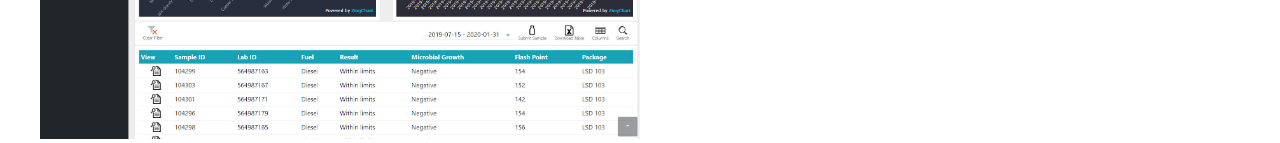
<file: post.html>
<!DOCTYPE html>
<html>
<head>
	<title>Post Name</title>


	<meta name="viewport" content="width=device-width, initial-scale=1, maximum-scale=1, minimum-scale=1" />

	<link href="https://fonts.googleapis.com/css2?family=Russo+One&display=swap" rel="stylesheet">

	<link href="https://fonts.googleapis.com/css2?family=Roboto+Mono:wght@500&display=swap" rel="stylesheet">

	<link rel="stylesheet" type="text/css" href="default.css">


	<style type="text/css">
		.img-container{
			max-width: 600px;
		}

		img{
			width: 100%
		}

	</style>

</head>
<body>
	<div class="nav-wrapper">

		<!-- Link around dots-wrapper added after tutorial video -->
		<a href="index.html">
			<div class="dots-wrapper">
				<div id="dot-1" class="browser-dot"></div>
				<div id="dot-2" class="browser-dot"></div>
				<div id="dot-3" class="browser-dot"></div>
			</div>
		</a>

		<ul id="navigation">
			<li><a href="index.html#contact">Contact</a></li>

		</ul>
	</div>

	<div class="main-container">
		<br>

		<div class="img-container">
			<img src="images/dash.jpg">
		</div>
		
		<h3>Laboratory Management System</h3>

		<p>This was a project I started back in november 2017 when I first learned python. I was the sole creator/developer for the first year of the project before I was able to hire help.
		<br>
		<br>
		The system stored fuel sample data for the entire lab and provided an interface for lab chemists and admins to view, add and send data to clients.
		<br>
		<br>
		Lab results would be generated by the system in PDF form and automatically sent to the client along with an interface for customers to be able to login and view.
		<br>
		<br>
		Customers had the ability to view all their data with a dynamic search form, trend data, add notes to reports and even map their samples' physical location.
		<br>
		<br>
		I worked on this system for 2 years before selling this to FOI Laboratories.</p>

		<h5>Technologies:</h5>
		<ul>
			<li>- Python</li>
			<li>- Django + Django REST Framework</li>
			<li>- React JS</li>
			<li>- Postgres</li>
			<li>- AWS (S3 & RDS)</li>
			<li>- Zingcharts - Trending & graphing test results</li>
			<li>- Google Maps API</li>
			<li>- XML2PDF - PDF generator</li>
		</ul>


		<h5>Laboratory Admin Dashboard</h5>
		<div class="img-container">
			<img src="images/lab-dash.jpg">
		</div>

		<h6>Sample ID Form</h5>
		<div class="img-container">
			<img src="images/sample-form.jpg">
		</div>

		<h5>Results Input Fields</h5>
		<div class="img-container">
			<img src="images/results.jpg">
		</div>

		<h5>PDF Report (Automaticly Generated)</h5>
		<div class="img-container">
			<img src="images/pdf-report.jpg">
		</div>

		<h5>Customer Dashboard</h5>
		<div class="img-container">
			<img src="images/customer-dash.jpg">
		</div>

	</div>

</body>
</html>
</file>
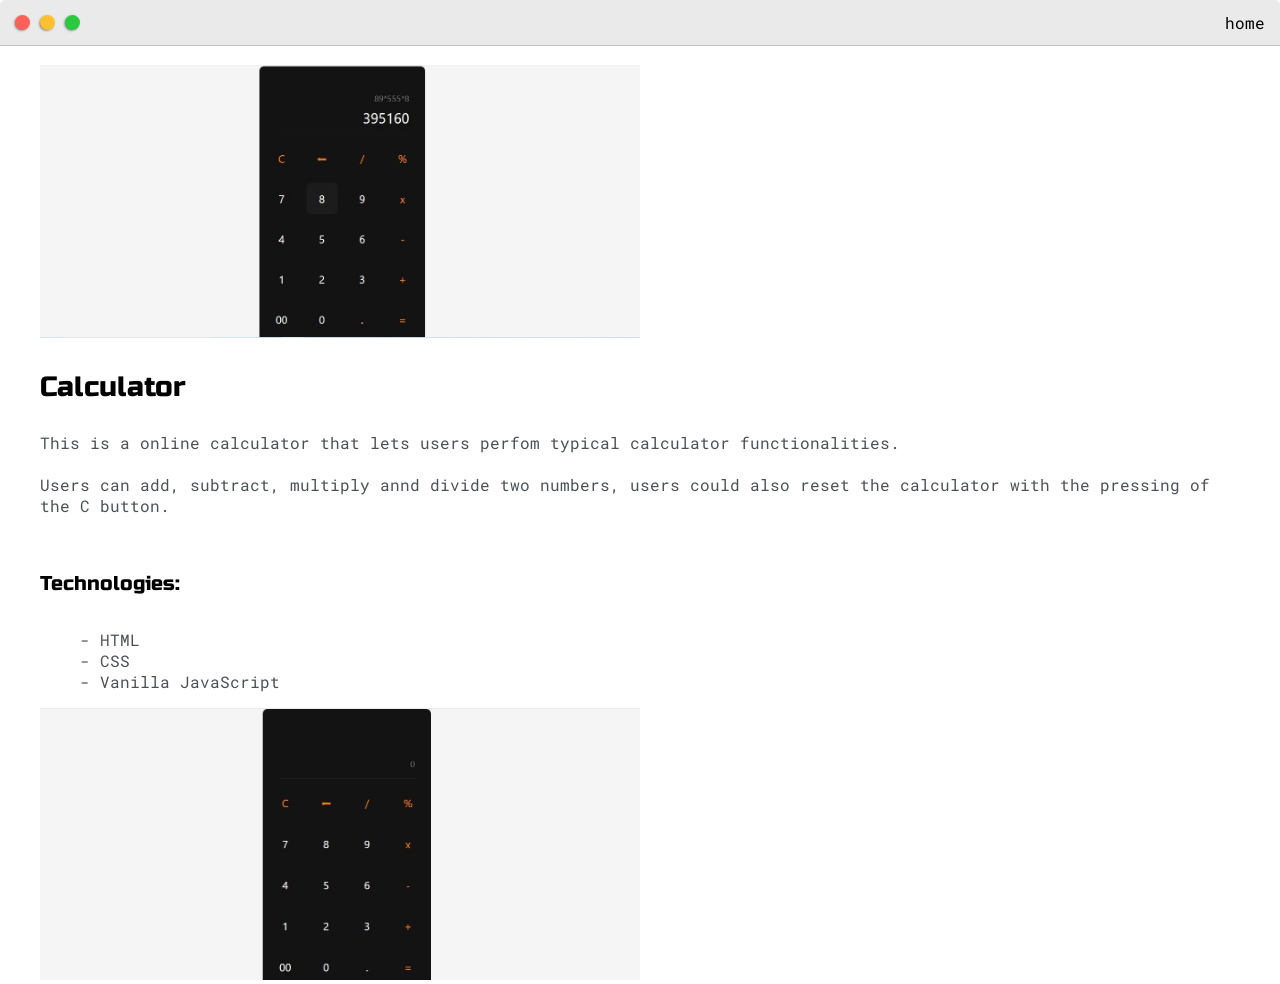
<file: postCalc.html>
<!DOCTYPE html>
<html>
<head>
	<title>Calculator</title>


	<meta name="viewport" content="width=device-width, initial-scale=1, maximum-scale=1, minimum-scale=1" />

	<link href="https://fonts.googleapis.com/css2?family=Russo+One&display=swap" rel="stylesheet">

	<link href="https://fonts.googleapis.com/css2?family=Roboto+Mono:wght@500&display=swap" rel="stylesheet">

	<link rel="stylesheet" type="text/css" href="default.css">


	<style type="text/css">
		.img-container{
			max-width: 600px;
		}

		img{
			width: 100%
		}

	</style>

</head>
<body>
	<div class="nav-wrapper">

		<!-- Link around dots-wrapper added after tutorial video -->
		<a href="index.html">
			<div class="dots-wrapper">
				<div id="dot-1" class="browser-dot"></div>
				<div id="dot-2" class="browser-dot"></div>
				<div id="dot-3" class="browser-dot"></div>
			</div>
		</a>

		<ul id="navigation">
			<li><a href="index.html">home</a></li>

		</ul>
	</div>

	<div class="main-container">
		<br>

		<div class="img-container">
			<img src="images/calc.jpg">
		</div>
		
		<h3>Calculator</h3>

		<p>This is a online calculator that lets users perfom typical calculator functionalities.
		<br>
		<br>
		Users can add, subtract, multiply annd divide two numbers, users could also reset the calculator with the pressing of the C button.
		<br>
		<br>
		</p>

		<h5>Technologies:</h5>
		<ul>
			<li>- HTML</li>
			<li>- CSS</li>
			<li>- Vanilla JavaScript</li>
			
			
		</ul>


		
		<div class="img-container">
			<img src="images/calc2.jpg">
		</div>



	</div>

</body>
</html>
</file>
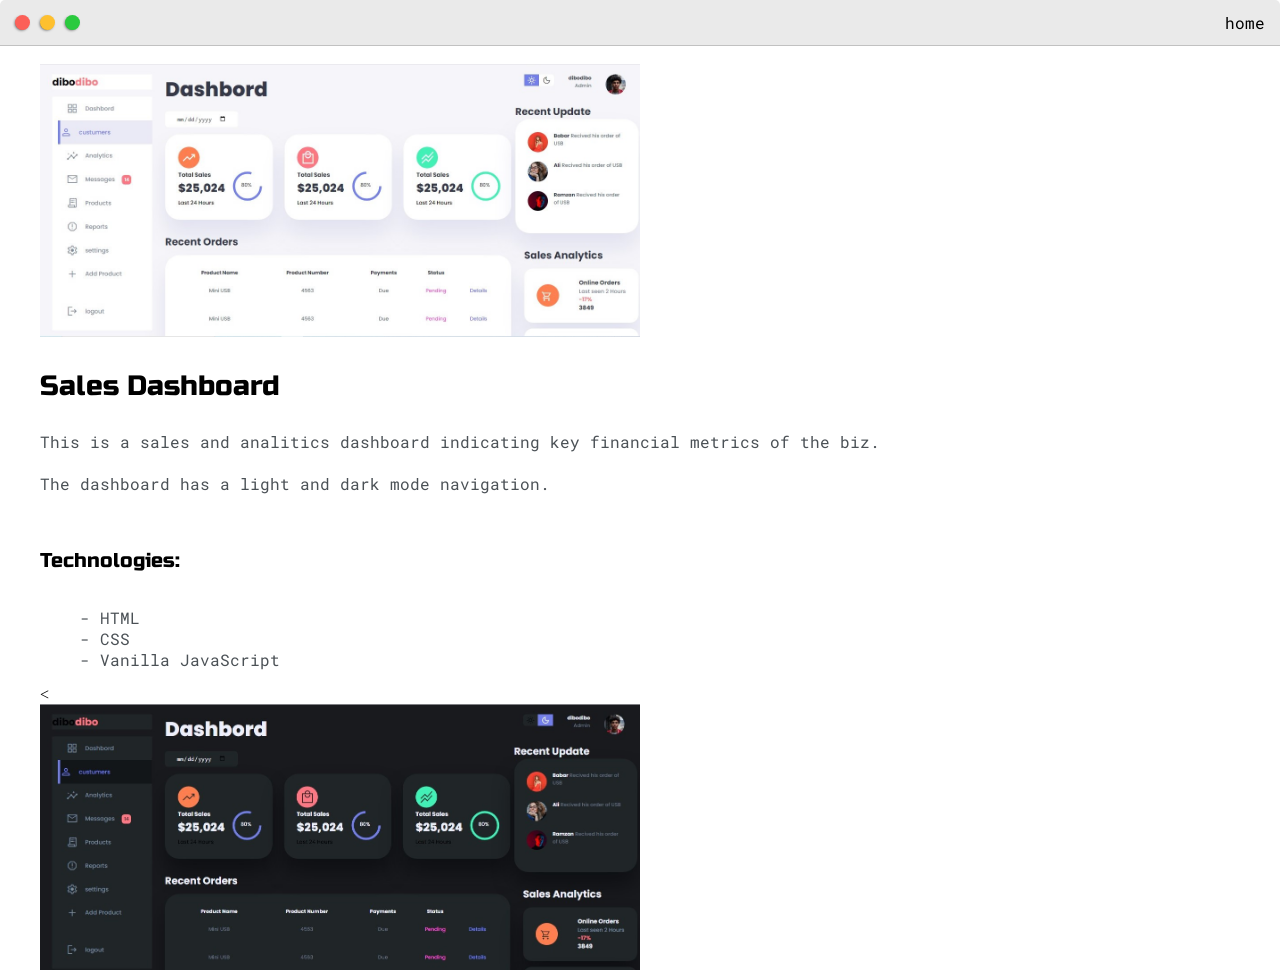
<file: postDash.html>
<!DOCTYPE html>
<html>
<head>
	<title>Dashboard</title>


	<meta name="viewport" content="width=device-width, initial-scale=1, maximum-scale=1, minimum-scale=1" />

	<link href="https://fonts.googleapis.com/css2?family=Russo+One&display=swap" rel="stylesheet">

	<link href="https://fonts.googleapis.com/css2?family=Roboto+Mono:wght@500&display=swap" rel="stylesheet">

	<link rel="stylesheet" type="text/css" href="default.css">


	<style type="text/css">
		.img-container{
			max-width: 600px;
		}

		img{
			width: 100%
		}

	</style>

</head>
<body>
	<div class="nav-wrapper">

		<!-- Link around dots-wrapper added after tutorial video -->
		<a href="index.html">
			<div class="dots-wrapper">
				<div id="dot-1" class="browser-dot"></div>
				<div id="dot-2" class="browser-dot"></div>
				<div id="dot-3" class="browser-dot"></div>
			</div>
		</a>

		<ul id="navigation">
			<li><a href="index.html">home</a></li>

		</ul>
	</div>

	<div class="main-container">
		<br>

		<div class="img-container">
			<img src="images/dashboard.jpg">
		</div>
		
		<h3>Sales Dashboard</h3>

		<p>This is a sales and analitics dashboard indicating key financial metrics of the biz.
		<br>
		<br>
		The dashboard has a light and dark mode navigation.
		<br>
		<br>
		</p>

		<h5>Technologies:</h5>
		<ul>
			<li>- HTML</li>
			<li>- CSS</li>
			<li>- Vanilla JavaScript</li>
			
		</ul>


		<
		<div class="img-container">
			<img src="images/dashboard2.jpg">
		</div>

		
	</div>

</body>
</html>
</file>
<file: os.css>
:root {
  --font-sans: 'Segoe UI Variable', 'Segoe UI', -apple-system, BlinkMacSystemFont, Roboto, Helvetica, Arial, sans-serif;
  --font-mono: 'Cascadia Code', 'Consolas', 'JetBrains Mono', monospace;

  /* Windows 11 Acrylic & Mica Dark Palette */
  --win-taskbar-bg: rgba(32, 32, 32, 0.85);
  --win-taskbar-border: rgba(255, 255, 255, 0.08);
  
  --win-card-bg: rgba(255, 255, 255, 0.05);
  --win-card-border: rgba(255, 255, 255, 0.09);
  --win-window-bg: rgba(32, 34, 42, 0.92);
  --win-window-header: rgba(26, 28, 35, 0.95);
  --win-window-border: rgba(255, 255, 255, 0.12);
  --win-window-shadow: 0 20px 50px rgba(0, 0, 0, 0.65), 0 0 0 1px rgba(255, 255, 255, 0.08);

  --win-accent: #0078d4;
  --win-accent-light: #60a5fa;
  --win-close-hover: #e81123;
  --win-hover-bg: rgba(255, 255, 255, 0.08);
  --win-active-bg: rgba(255, 255, 255, 0.14);

  --text-main: #ffffff;
  --text-muted: #cccccc;
  --text-dim: #8a8a8a;
}

* {
  box-sizing: border-box;
  margin: 0;
  padding: 0;
  user-select: none;
  -webkit-user-select: none;
}

html, body {
  width: 100%;
  height: 100%;
  overflow: hidden;
  font-family: var(--font-sans);
  background-color: #0c1017;
  background-image: url('images/rick_and_morty_wallpaper.jpg'), 
                    radial-gradient(circle at 50% 40%, #10b981 0%, #030712 70%);
  background-size: cover;
  background-position: center;
  background-repeat: no-repeat;
  color: var(--text-main);
}

/* =========================================
   WINDOWS DESKTOP AREA & ICONS
   ========================================= */
.desktop {
  position: absolute;
  top: 0;
  left: 0;
  right: 0;
  bottom: 48px; /* taskbar height */
  padding: 16px 14px;
  display: flex;
  flex-direction: column;
  flex-wrap: wrap;
  align-content: flex-start;
  gap: 12px 14px;
  z-index: 1;
}

.desktop-icon {
  width: 80px;
  display: flex;
  flex-direction: column;
  align-items: center;
  gap: 4px;
  cursor: pointer;
  padding: 8px 4px;
  border-radius: 6px;
  border: 1px solid transparent;
  transition: background 0.15s, border-color 0.15s;
}

.desktop-icon:hover {
  background: rgba(255, 255, 255, 0.12);
  border-color: rgba(255, 255, 255, 0.2);
}

.desktop-icon:active, .desktop-icon.selected {
  background: rgba(0, 120, 212, 0.25);
  border-color: rgba(0, 120, 212, 0.6);
}

.icon-graphic {
  width: 44px;
  height: 44px;
  display: flex;
  align-items: center;
  justify-content: center;
  filter: drop-shadow(0 4px 8px rgba(0, 0, 0, 0.45));
}

.icon-graphic svg {
  width: 40px;
  height: 40px;
}

.icon-label {
  font-size: 11.5px;
  font-weight: 400;
  text-align: center;
  color: #fff;
  text-shadow: 0 1px 3px rgba(0, 0, 0, 0.95), 0 0 4px rgba(0, 0, 0, 0.85);
  line-height: 1.25;
  word-break: break-word;
}

/* =========================================
   WINDOWS 11 TASKBAR (BOTTOM)
   ========================================= */
.taskbar {
  position: fixed;
  bottom: 0;
  left: 0;
  right: 0;
  height: 48px;
  background: var(--win-taskbar-bg);
  backdrop-filter: blur(28px);
  -webkit-backdrop-filter: blur(28px);
  border-top: 1px solid var(--win-taskbar-border);
  display: flex;
  align-items: center;
  justify-content: space-between;
  padding: 0 12px;
  z-index: 10000;
}

.taskbar-center {
  position: absolute;
  left: 50%;
  transform: translateX(-50%);
  display: flex;
  align-items: center;
  gap: 4px;
  height: 100%;
}

.taskbar-btn {
  width: 40px;
  height: 40px;
  border-radius: 6px;
  display: flex;
  align-items: center;
  justify-content: center;
  background: transparent;
  border: none;
  cursor: pointer;
  position: relative;
  transition: background 0.15s, transform 0.1s;
  color: #fff;
}

.taskbar-btn:hover {
  background: var(--win-hover-bg);
}

.taskbar-btn:active {
  background: var(--win-active-bg);
  transform: scale(0.94);
}

.taskbar-btn svg {
  width: 22px;
  height: 22px;
}

/* Start button logo */
.win-start-btn {
  color: #0078d4;
}
.win-start-btn svg {
  width: 20px;
  height: 20px;
}

/* Taskbar running indicator line */
.taskbar-indicator {
  position: absolute;
  bottom: 2px;
  width: 6px;
  height: 3px;
  background: var(--text-dim);
  border-radius: 2px;
  transition: all 0.2s;
  display: none;
}

.taskbar-btn.running .taskbar-indicator {
  display: block;
}

.taskbar-btn.active .taskbar-indicator {
  display: block;
  width: 16px;
  background: var(--win-accent-light);
}

/* Taskbar System Tray (Right) */
.taskbar-tray {
  display: flex;
  align-items: center;
  height: 100%;
  gap: 4px;
}

.tray-item {
  height: 36px;
  padding: 0 8px;
  border-radius: 5px;
  display: flex;
  align-items: center;
  gap: 8px;
  font-size: 12px;
  color: var(--text-muted);
  cursor: pointer;
  transition: background 0.15s;
}

.tray-item:hover {
  background: var(--win-hover-bg);
  color: #fff;
}

.tray-clock {
  flex-direction: column;
  justify-content: center;
  align-items: flex-end;
  line-height: 1.15;
  padding: 0 10px;
  text-align: right;
  font-size: 11.5px;
}

.tray-time {
  font-weight: 500;
  color: #fff;
}

.tray-date {
  font-size: 10.5px;
  color: var(--text-muted);
}

/* Far right desktop peek */
.peek-desktop {
  width: 8px;
  height: 100%;
  border-left: 1px solid rgba(255, 255, 255, 0.1);
  cursor: pointer;
  margin-left: 4px;
  transition: background 0.15s;
}

.peek-desktop:hover {
  background: rgba(255, 255, 255, 0.15);
}

/* Status Pill in Tray */
.tray-status {
  display: flex;
  align-items: center;
  gap: 6px;
  background: rgba(52, 211, 153, 0.12);
  border: 1px solid rgba(52, 211, 153, 0.3);
  color: #6ee7b7;
  font-size: 11px;
  padding: 4px 10px;
  border-radius: 12px;
  font-weight: 500;
}

.status-dot {
  width: 6px;
  height: 6px;
  background: #10b981;
  border-radius: 50%;
  box-shadow: 0 0 6px #10b981;
}

/* =========================================
   WINDOWS 11 START MENU
   ========================================= */
.start-menu {
  position: fixed;
  bottom: 60px;
  left: 50%;
  transform: translateX(-50%) translateY(20px);
  width: 580px;
  height: 560px;
  background: rgba(32, 34, 42, 0.95);
  backdrop-filter: blur(36px);
  -webkit-backdrop-filter: blur(36px);
  border: 1px solid var(--win-window-border);
  border-radius: 12px;
  box-shadow: 0 30px 70px rgba(0, 0, 0, 0.75), 0 0 0 1px rgba(255, 255, 255, 0.08);
  display: flex;
  flex-direction: column;
  padding: 24px 28px 16px 28px;
  opacity: 0;
  pointer-events: none;
  transition: opacity 0.2s cubic-bezier(0.16, 1, 0.3, 1), transform 0.2s cubic-bezier(0.16, 1, 0.3, 1);
  z-index: 10001;
}

.start-menu.open {
  opacity: 1;
  pointer-events: auto;
  transform: translateX(-50%) translateY(0);
}

.start-search-bar {
  display: flex;
  align-items: center;
  gap: 10px;
  background: rgba(255, 255, 255, 0.07);
  border: 1px solid rgba(255, 255, 255, 0.12);
  border-bottom: 2px solid var(--win-accent);
  border-radius: 8px;
  padding: 8px 14px;
  margin-bottom: 20px;
}

.start-search-bar input {
  background: transparent;
  border: none;
  outline: none;
  color: #fff;
  font-size: 13.5px;
  width: 100%;
  font-family: var(--font-sans);
}

.start-search-bar svg {
  color: var(--text-dim);
  width: 16px;
  height: 16px;
}

.start-section-header {
  display: flex;
  justify-content: space-between;
  align-items: center;
  margin-bottom: 14px;
  padding: 0 4px;
}

.start-section-title {
  font-size: 13px;
  font-weight: 600;
  color: #fff;
}

.start-section-badge {
  font-size: 11px;
  color: var(--win-accent-light);
  background: rgba(0, 120, 212, 0.15);
  padding: 2px 8px;
  border-radius: 4px;
}

.start-pinned-grid {
  display: grid;
  grid-template-columns: repeat(4, 1fr);
  gap: 12px;
  margin-bottom: 24px;
}

.start-pinned-item {
  display: flex;
  flex-direction: column;
  align-items: center;
  gap: 8px;
  padding: 12px 6px;
  border-radius: 8px;
  cursor: pointer;
  transition: background 0.15s, transform 0.1s;
}

.start-pinned-item:hover {
  background: var(--win-hover-bg);
  transform: translateY(-2px);
}

.start-pinned-item:active {
  transform: scale(0.96);
}

.start-pinned-item span {
  font-size: 11.5px;
  color: var(--text-muted);
  text-align: center;
}

/* Start Footer (User Profile & Power) */
.start-footer {
  margin-top: auto;
  border-top: 1px solid var(--win-card-border);
  padding-top: 12px;
  display: flex;
  justify-content: space-between;
  align-items: center;
}

.start-user {
  display: flex;
  align-items: center;
  gap: 12px;
  padding: 6px 10px;
  border-radius: 8px;
  cursor: pointer;
  transition: background 0.15s;
}

.start-user:hover {
  background: var(--win-hover-bg);
}

.start-user img {
  width: 34px;
  height: 34px;
  border-radius: 50%;
  object-fit: cover;
  border: 1px solid rgba(255, 255, 255, 0.2);
}

.start-user-name {
  font-size: 13px;
  font-weight: 600;
  color: #fff;
}

.start-user-role {
  font-size: 11px;
  color: var(--text-dim);
}

.start-power-btn {
  width: 36px;
  height: 36px;
  border-radius: 8px;
  display: flex;
  align-items: center;
  justify-content: center;
  background: transparent;
  border: none;
  color: var(--text-muted);
  cursor: pointer;
  transition: background 0.15s, color 0.15s;
}

.start-power-btn:hover {
  background: var(--win-hover-bg);
  color: #fff;
}

/* =========================================
   WINDOWS WINDOW CHROME (DRAGGABLE WINDOWS)
   ========================================= */
.os-window {
  position: absolute;
  background: var(--win-window-bg);
  backdrop-filter: blur(32px);
  -webkit-backdrop-filter: blur(32px);
  border: 1px solid var(--win-window-border);
  border-radius: 8px; /* Windows 11 rounded corners */
  box-shadow: var(--win-window-shadow);
  display: flex;
  flex-direction: column;
  overflow: hidden;
  transition: opacity 0.18s cubic-bezier(0.16, 1, 0.3, 1), transform 0.18s cubic-bezier(0.16, 1, 0.3, 1);
  min-width: 320px;
  min-height: 220px;
  z-index: 100;
}

.os-window.hidden {
  display: none !important;
}

.os-window.minimized {
  opacity: 0;
  transform: scale(0.7) translateY(240px);
  pointer-events: none;
}

.os-window.maximized {
  top: 0 !important;
  left: 0 !important;
  width: 100% !important;
  height: calc(100% - 48px) !important;
  border-radius: 0;
}

.window-header {
  height: 36px;
  background: var(--win-window-header);
  border-bottom: 1px solid var(--win-card-border);
  display: flex;
  align-items: center;
  justify-content: space-between;
  padding-left: 14px;
  cursor: grab;
}

.window-header:active {
  cursor: grabbing;
}

.window-title {
  font-size: 12.5px;
  font-weight: 500;
  color: var(--text-muted);
  display: flex;
  align-items: center;
  gap: 8px;
  pointer-events: none;
}

.window-title svg {
  width: 15px;
  height: 15px;
}

/* Windows Top-Right Controls */
.win-controls {
  display: flex;
  align-items: center;
  height: 100%;
}

.win-btn {
  width: 44px;
  height: 100%;
  background: transparent;
  border: none;
  cursor: pointer;
  display: flex;
  align-items: center;
  justify-content: center;
  color: var(--text-muted);
  transition: background 0.12s, color 0.12s;
}

.win-btn:hover {
  background: var(--win-hover-bg);
  color: #fff;
}

.win-close:hover {
  background: var(--win-close-hover) !important;
  color: #fff !important;
}

.win-btn svg {
  width: 10px;
  height: 10px;
}

.window-body {
  flex: 1;
  overflow-y: auto;
  overflow-x: hidden;
  padding: 20px;
  user-select: text;
  -webkit-user-select: text;
}

/* Custom Scrollbars Windows Style */
.window-body::-webkit-scrollbar {
  width: 8px;
  height: 8px;
}
.window-body::-webkit-scrollbar-track {
  background: transparent;
}
.window-body::-webkit-scrollbar-thumb {
  background: rgba(255, 255, 255, 0.16);
  border-radius: 4px;
}
.window-body::-webkit-scrollbar-thumb:hover {
  background: rgba(255, 255, 255, 0.28);
}

/* =========================================
   WINDOWS POWERSHELL THEME
   ========================================= */
.powershell-body {
  background: #012456 !important; /* Classic Windows PowerShell blue */
  color: #ffffff;
  font-family: var(--font-mono);
  font-size: 13px;
  line-height: 1.6;
  padding: 16px !important;
}

.powershell-output {
  display: flex;
  flex-direction: column;
  gap: 6px;
}

.ps-line {
  word-break: break-word;
}

.ps-prompt {
  color: #eeedf0;
  font-weight: 600;
}

.ps-cmd {
  color: #ffb900;
}

.ps-highlight {
  color: #60a5fa;
  font-weight: 600;
}

.powershell-input-row {
  display: flex;
  align-items: center;
  gap: 8px;
  margin-top: 10px;
}

.powershell-input {
  background: transparent;
  border: none;
  outline: none;
  color: #fff;
  font-family: var(--font-mono);
  font-size: 13px;
  flex: 1;
}

/* =========================================
   APP-SPECIFIC CONTENT (WINDOWS CARDS)
   ========================================= */
.about-hero {
  display: flex;
  gap: 20px;
  align-items: center;
  margin-bottom: 22px;
}

.about-avatar {
  width: 84px;
  height: 84px;
  border-radius: 50%;
  object-fit: cover;
  border: 2px solid var(--win-accent);
  box-shadow: 0 4px 16px rgba(0, 120, 212, 0.4);
}

.about-name {
  font-size: 22px;
  font-weight: 600;
  color: #fff;
  margin-bottom: 4px;
}

.about-role {
  color: var(--win-accent-light);
  font-size: 13.5px;
  font-weight: 500;
  margin-bottom: 8px;
}

.about-socials {
  display: flex;
  gap: 8px;
}

.social-pill {
  display: inline-flex;
  align-items: center;
  gap: 6px;
  padding: 4px 10px;
  border-radius: 5px;
  font-size: 11.5px;
  background: var(--win-card-bg);
  border: 1px solid var(--win-card-border);
  color: var(--text-main);
  text-decoration: none;
  transition: all 0.15s;
}

.social-pill:hover {
  background: rgba(0, 120, 212, 0.2);
  border-color: var(--win-accent);
  color: #fff;
}

.bio-card {
  background: var(--win-card-bg);
  border: 1px solid var(--win-card-border);
  border-radius: 8px;
  padding: 16px;
  line-height: 1.6;
  font-size: 13.5px;
  color: var(--text-muted);
  margin-bottom: 18px;
}

.bio-card p + p {
  margin-top: 10px;
}

.about-stats {
  display: grid;
  grid-template-columns: repeat(3, 1fr);
  gap: 12px;
  margin-bottom: 20px;
}

.stat-box {
  background: var(--win-card-bg);
  border: 1px solid var(--win-card-border);
  border-radius: 6px;
  padding: 12px;
  text-align: center;
}

.stat-number {
  font-size: 20px;
  font-weight: 700;
  color: #fff;
}

.stat-label {
  font-size: 11px;
  color: var(--text-dim);
  margin-top: 2px;
}

.cta-row {
  display: flex;
  gap: 10px;
}

.btn-primary {
  display: inline-flex;
  align-items: center;
  justify-content: center;
  gap: 8px;
  background: #0078d4;
  color: #fff;
  border: none;
  padding: 9px 18px;
  border-radius: 6px;
  font-size: 13px;
  font-weight: 500;
  cursor: pointer;
  text-decoration: none;
  transition: background 0.15s;
}

.btn-primary:hover {
  background: #1084d8;
}

.btn-secondary {
  display: inline-flex;
  align-items: center;
  justify-content: center;
  gap: 8px;
  background: var(--win-card-bg);
  border: 1px solid var(--win-card-border);
  color: var(--text-main);
  padding: 9px 18px;
  border-radius: 6px;
  font-size: 13px;
  font-weight: 500;
  cursor: pointer;
  text-decoration: none;
  transition: background 0.15s;
}

.btn-secondary:hover {
  background: var(--win-hover-bg);
  border-color: rgba(255, 255, 255, 0.2);
}

/* Projects Explorer */
.projects-filter {
  display: flex;
  gap: 8px;
  margin-bottom: 16px;
}

.filter-btn {
  background: var(--win-card-bg);
  border: 1px solid var(--win-card-border);
  color: var(--text-muted);
  font-size: 12px;
  padding: 5px 12px;
  border-radius: 5px;
  cursor: pointer;
  transition: all 0.15s;
}

.filter-btn.active, .filter-btn:hover {
  background: rgba(0, 120, 212, 0.2);
  border-color: var(--win-accent);
  color: #fff;
}

.projects-grid {
  display: grid;
  grid-template-columns: repeat(auto-fill, minmax(270px, 1fr));
  gap: 16px;
}

.project-card {
  background: var(--win-card-bg);
  border: 1px solid var(--win-card-border);
  border-radius: 8px;
  overflow: hidden;
  display: flex;
  flex-direction: column;
  transition: transform 0.15s, border-color 0.15s;
}

.project-card:hover {
  transform: translateY(-2px);
  border-color: rgba(0, 120, 212, 0.5);
}

.project-thumb-wrapper {
  position: relative;
  width: 100%;
  height: 145px;
  overflow: hidden;
  background: #111;
}

.project-thumb {
  width: 100%;
  height: 100%;
  object-fit: cover;
}

.project-info {
  padding: 14px;
  display: flex;
  flex-direction: column;
  flex: 1;
}

.project-title {
  font-size: 14.5px;
  font-weight: 600;
  color: #fff;
  margin-bottom: 6px;
}

.project-desc {
  font-size: 12px;
  color: var(--text-muted);
  line-height: 1.5;
  margin-bottom: 12px;
  flex: 1;
}

.project-tags {
  display: flex;
  flex-wrap: wrap;
  gap: 6px;
  margin-bottom: 12px;
}

.project-tag {
  font-size: 10.5px;
  font-family: var(--font-mono);
  background: rgba(0, 120, 212, 0.15);
  color: var(--win-accent-light);
  padding: 2px 6px;
  border-radius: 4px;
}

.project-links {
  display: flex;
  gap: 8px;
  margin-top: auto;
}

.project-btn {
  flex: 1;
  text-align: center;
  font-size: 11.5px;
  font-weight: 500;
  padding: 6px 10px;
  border-radius: 5px;
  text-decoration: none;
  transition: all 0.15s;
  cursor: pointer;
  border: none;
}

.project-btn-primary {
  background: #0078d4;
  color: #fff;
}
.project-btn-primary:hover {
  background: #1084d8;
}

.project-btn-outline {
  background: transparent;
  border: 1px solid var(--win-card-border);
  color: var(--text-main);
}
.project-btn-outline:hover {
  background: var(--win-hover-bg);
}

/* Skills Grid */
.skills-grid {
  display: grid;
  grid-template-columns: repeat(auto-fit, minmax(230px, 1fr));
  gap: 16px;
}

.skill-category {
  background: var(--win-card-bg);
  border: 1px solid var(--win-card-border);
  border-radius: 8px;
  padding: 16px;
}

.skill-cat-title {
  font-size: 12.5px;
  font-weight: 600;
  color: var(--win-accent-light);
  margin-bottom: 12px;
  display: flex;
  align-items: center;
  gap: 8px;
}

.skill-items {
  display: flex;
  flex-wrap: wrap;
  gap: 6px;
}

.skill-badge {
  display: flex;
  align-items: center;
  gap: 6px;
  padding: 5px 10px;
  background: rgba(255, 255, 255, 0.05);
  border: 1px solid rgba(255, 255, 255, 0.08);
  border-radius: 5px;
  font-size: 12px;
  color: var(--text-main);
}

.skill-badge:hover {
  background: rgba(0, 120, 212, 0.2);
  border-color: var(--win-accent);
}

/* Contact Form */
.contact-form {
  display: flex;
  flex-direction: column;
  gap: 12px;
}

.form-group {
  display: flex;
  flex-direction: column;
  gap: 5px;
}

.form-label {
  font-size: 12px;
  color: var(--text-muted);
}

.form-input, .form-textarea {
  background: rgba(255, 255, 255, 0.06);
  border: 1px solid rgba(255, 255, 255, 0.12);
  border-bottom: 2px solid var(--win-accent);
  border-radius: 5px 5px 0 0;
  padding: 9px 12px;
  color: #fff;
  font-family: var(--font-sans);
  font-size: 13px;
  outline: none;
}

.form-textarea {
  resize: vertical;
  min-height: 100px;
}

.form-status {
  display: none;
  padding: 10px;
  border-radius: 5px;
  font-size: 12px;
  text-align: center;
}

.form-status.success {
  display: block;
  background: rgba(52, 211, 153, 0.15);
  border: 1px solid rgba(52, 211, 153, 0.4);
  color: #6ee7b7;
}

.iframe-container {
  width: 100%;
  height: 100%;
  border: none;
  background: #fff;
}

/* =========================================
   RESPONSIVE DESIGN (MOBILE / TABLET)
   ========================================= */
@media (max-width: 768px) {
  .start-menu {
    width: 94%;
    left: 3%;
    transform: translateY(20px);
    bottom: 56px;
    height: 480px;
    padding: 16px;
  }
  
  .start-menu.open {
    transform: translateY(0);
  }

  .start-pinned-grid {
    grid-template-columns: repeat(3, 1fr);
  }

  .os-window {
    top: 8px !important;
    left: 6px !important;
    right: 6px !important;
    bottom: 56px !important;
    width: auto !important;
    height: auto !important;
    border-radius: 8px;
  }

  .taskbar-center {
    position: static;
    transform: none;
    flex: 1;
  }

  .tray-item:not(.tray-clock) {
    display: none;
  }

  .desktop-dev-widget {
    display: none;
  }
}

/* =========================================
   WINDOWS 11 CONTEXT MENU (RIGHT CLICK)
   ========================================= */
.win-context-menu {
  position: fixed;
  display: none;
  background: rgba(36, 38, 48, 0.94);
  backdrop-filter: blur(28px);
  -webkit-backdrop-filter: blur(28px);
  border: 1px solid rgba(255, 255, 255, 0.14);
  border-radius: 8px;
  padding: 6px;
  min-width: 220px;
  box-shadow: 0 16px 36px rgba(0, 0, 0, 0.65), 0 0 0 1px rgba(255, 255, 255, 0.08);
  z-index: 100000;
  animation: contextFadeIn 0.12s cubic-bezier(0.16, 1, 0.3, 1);
}

@keyframes contextFadeIn {
  from { opacity: 0; transform: scale(0.95); }
  to { opacity: 1; transform: scale(1); }
}

.context-menu-item {
  display: flex;
  align-items: center;
  gap: 10px;
  padding: 8px 12px;
  font-size: 12.5px;
  color: var(--text-main);
  border-radius: 5px;
  cursor: pointer;
  transition: background 0.12s, color 0.12s;
}

.context-menu-item:hover {
  background: rgba(0, 120, 212, 0.25);
  color: #fff;
}

.context-menu-item svg {
  width: 16px;
  height: 16px;
  color: var(--win-accent-light);
}

.context-menu-separator {
  height: 1px;
  background: rgba(255, 255, 255, 0.1);
  margin: 4px 6px;
}

/* =========================================
   DESKTOP DEV / SYSTEM TELEMETRY WIDGET
   ========================================= */
.desktop-dev-widget {
  position: absolute;
  top: 24px;
  right: 28px;
  width: 280px;
  background: rgba(24, 27, 36, 0.78);
  backdrop-filter: blur(24px);
  -webkit-backdrop-filter: blur(24px);
  border: 1px solid rgba(255, 255, 255, 0.12);
  border-radius: 12px;
  padding: 16px;
  box-shadow: 0 16px 40px rgba(0, 0, 0, 0.5);
  z-index: 2;
  transition: transform 0.2s, border-color 0.2s;
}

.desktop-dev-widget:hover {
  transform: translateY(-2px);
  border-color: rgba(56, 189, 248, 0.35);
}

.widget-header {
  display: flex;
  align-items: center;
  justify-content: space-between;
  margin-bottom: 12px;
  padding-bottom: 8px;
  border-bottom: 1px solid rgba(255, 255, 255, 0.08);
}

.widget-title {
  font-size: 11px;
  font-weight: 700;
  letter-spacing: 0.8px;
  text-transform: uppercase;
  color: #38bdf8;
  display: flex;
  align-items: center;
  gap: 6px;
}

.widget-pulse {
  width: 7px;
  height: 7px;
  background: #10b981;
  border-radius: 50%;
  box-shadow: 0 0 8px #10b981;
  animation: pulse-dot 2s infinite;
}

.widget-status {
  font-size: 12px;
  line-height: 1.4;
  color: #e2e8f0;
  margin-bottom: 12px;
}

.widget-dimension {
  display: inline-flex;
  align-items: center;
  gap: 6px;
  background: rgba(16, 185, 129, 0.12);
  border: 1px solid rgba(16, 185, 129, 0.3);
  color: #6ee7b7;
  font-size: 11px;
  font-family: var(--font-mono);
  padding: 3px 8px;
  border-radius: 4px;
  margin-bottom: 12px;
}

.widget-tags {
  display: flex;
  flex-wrap: wrap;
  gap: 5px;
  margin-bottom: 14px;
}

.widget-tag {
  font-size: 10px;
  font-family: var(--font-mono);
  background: rgba(255, 255, 255, 0.07);
  border: 1px solid rgba(255, 255, 255, 0.1);
  color: #cbd5e1;
  padding: 2px 6px;
  border-radius: 4px;
}

.widget-btn {
  width: 100%;
  padding: 7px;
  background: linear-gradient(135deg, #0284c7, #0369a1);
  color: #fff;
  border: none;
  border-radius: 6px;
  font-size: 11.5px;
  font-weight: 600;
  cursor: pointer;
  display: flex;
  align-items: center;
  justify-content: center;
  gap: 6px;
  transition: all 0.15s;
}

.widget-btn:hover {
  filter: brightness(1.15);
}

/* =========================================
   PORTAL GUN TRANSITION ANIMATION
   ========================================= */
.portal-swirl-overlay {
  position: fixed;
  top: 0;
  left: 0;
  right: 0;
  bottom: 0;
  pointer-events: none;
  display: flex;
  align-items: center;
  justify-content: center;
  z-index: 99999;
  opacity: 0;
  transition: opacity 0.3s ease;
}

.portal-swirl-overlay.active {
  opacity: 1;
}

.portal-ring {
  width: 140px;
  height: 140px;
  border-radius: 50%;
  border: 8px solid #39ff14;
  box-shadow: 0 0 50px #39ff14, 0 0 100px #39ff14, inset 0 0 50px #39ff14;
  animation: portalExpand 0.8s ease-in-out forwards;
}

@keyframes portalExpand {
  0% { transform: scale(0.2) rotate(0deg); opacity: 0; }
  50% { transform: scale(1.6) rotate(180deg); opacity: 1; filter: blur(2px); }
  100% { transform: scale(3.5) rotate(360deg); opacity: 0; filter: blur(10px); }
}

/* =========================================
   WINDOWS 11 TOAST NOTIFICATION
   ========================================= */
.win-toast {
  position: fixed;
  bottom: 60px;
  right: 18px;
  background: rgba(32, 34, 44, 0.94);
  backdrop-filter: blur(28px);
  border: 1px solid rgba(255, 255, 255, 0.14);
  border-left: 4px solid #10b981;
  border-radius: 8px;
  padding: 12px 16px;
  box-shadow: 0 12px 32px rgba(0, 0, 0, 0.6);
  color: #fff;
  font-size: 12.5px;
  z-index: 100002;
  opacity: 0;
  transform: translateY(20px);
  transition: all 0.25s cubic-bezier(0.16, 1, 0.3, 1);
  pointer-events: none;
}

.win-toast.show {
  opacity: 1;
  transform: translateY(0);
}

.toast-title {
  font-weight: 600;
  font-size: 12px;
  color: #38bdf8;
  margin-bottom: 2px;
}

/* Glow highlight for matched projects */
.project-card.glow-pulse {
  border-color: #39ff14 !important;
  box-shadow: 0 0 25px rgba(57, 255, 20, 0.45) !important;
  transform: translateY(-4px) scale(1.02);
}

/* =========================================
   BLOG APP (BLOG.EXE / DEV NOTES)
   ========================================= */
.blog-layout {
  display: flex;
  height: 100%;
  width: 100%;
  background: rgba(18, 20, 28, 0.9);
}

.blog-sidebar {
  width: 290px;
  border-right: 1px solid rgba(255, 255, 255, 0.1);
  overflow-y: auto;
  padding: 12px;
  display: flex;
  flex-direction: column;
  gap: 8px;
}

.blog-item-card {
  padding: 12px;
  border-radius: 8px;
  background: rgba(255, 255, 255, 0.04);
  border: 1px solid rgba(255, 255, 255, 0.06);
  cursor: pointer;
  transition: all 0.15s;
}

.blog-item-card:hover {
  background: rgba(0, 120, 212, 0.18);
  border-color: rgba(0, 120, 212, 0.4);
}

.blog-item-card.active {
  background: rgba(0, 120, 212, 0.28);
  border-color: var(--win-accent-light);
}

.blog-item-date {
  font-size: 11px;
  color: #94a3b8;
  font-family: var(--font-mono);
  margin-bottom: 4px;
}

.blog-item-title {
  font-size: 13px;
  font-weight: 600;
  color: #fff;
  line-height: 1.35;
  margin-bottom: 6px;
}

.blog-item-tags {
  display: flex;
  flex-wrap: wrap;
  gap: 4px;
}

.blog-item-tag {
  font-size: 10px;
  font-family: var(--font-mono);
  background: rgba(255, 255, 255, 0.08);
  padding: 1px 5px;
  border-radius: 3px;
  color: #cbd5e1;
}

.blog-reader-pane {
  flex: 1;
  overflow-y: auto;
  padding: 28px 34px;
  line-height: 1.7;
  color: #e2e8f0;
}

.blog-post-header {
  margin-bottom: 24px;
  padding-bottom: 16px;
  border-bottom: 1px solid rgba(255, 255, 255, 0.1);
}

.blog-post-meta {
  display: flex;
  align-items: center;
  gap: 12px;
  font-size: 12px;
  color: #94a3b8;
  margin-bottom: 8px;
  font-family: var(--font-mono);
}

.blog-post-title {
  font-size: 24px;
  font-weight: 700;
  color: #fff;
  line-height: 1.3;
}

.blog-reader-pane h3 {
  font-size: 17px;
  font-weight: 600;
  color: #38bdf8;
  margin-top: 24px;
  margin-bottom: 10px;
}

.blog-reader-pane p {
  margin-bottom: 14px;
  font-size: 13.5px;
}

.blog-reader-pane ul {
  padding-left: 20px;
  margin-bottom: 16px;
  font-size: 13.5px;
}

.blog-reader-pane li {
  margin-bottom: 6px;
}

.blog-reader-pane blockquote {
  border-left: 3px solid #38bdf8;
  background: rgba(56, 189, 248, 0.08);
  padding: 10px 16px;
  border-radius: 0 6px 6px 0;
  font-style: italic;
  margin: 18px 0;
}

.blog-reader-pane pre {
  background: #0b0f19;
  border: 1px solid rgba(255, 255, 255, 0.1);
  border-radius: 8px;
  padding: 14px;
  overflow-x: auto;
  font-family: var(--font-mono);
  font-size: 12px;
  margin: 16px 0;
  color: #38bdf8;
}

/* =========================================
   IN-OS CASE STUDY READER (READER.EXE)
   ========================================= */
.reader-hero {
  display: flex;
  justify-content: space-between;
  align-items: flex-start;
  margin-bottom: 20px;
  padding-bottom: 16px;
  border-bottom: 1px solid rgba(255, 255, 255, 0.1);
}

.reader-title-badge {
  font-size: 11px;
  font-family: var(--font-mono);
  color: #10b981;
  background: rgba(16, 185, 129, 0.12);
  padding: 3px 8px;
  border-radius: 4px;
  display: inline-block;
  margin-bottom: 6px;
}

.reader-project-title {
  font-size: 22px;
  font-weight: 700;
  color: #fff;
}

.reader-arch-diagram {
  display: flex;
  align-items: center;
  justify-content: space-between;
  gap: 8px;
  background: rgba(0, 0, 0, 0.35);
  border: 1px solid rgba(255, 255, 255, 0.1);
  border-radius: 10px;
  padding: 16px;
  margin: 20px 0;
}

.arch-node {
  flex: 1;
  background: rgba(255, 255, 255, 0.06);
  border: 1px solid rgba(255, 255, 255, 0.12);
  border-radius: 6px;
  padding: 10px;
  text-align: center;
}

.arch-node-name {
  font-size: 12px;
  font-weight: 700;
  color: #fff;
}

.arch-node-desc {
  font-size: 10.5px;
  color: #94a3b8;
  margin-top: 3px;
}

.arch-arrow {
  color: #38bdf8;
  font-weight: 700;
  font-size: 14px;
}

.reader-metrics-grid {
  display: grid;
  grid-template-columns: repeat(3, 1fr);
  gap: 12px;
  margin: 20px 0;
}

.reader-metric-box {
  background: rgba(255, 255, 255, 0.04);
  border: 1px solid rgba(255, 255, 255, 0.08);
  border-radius: 8px;
  padding: 12px;
  text-align: center;
}

.reader-metric-val {
  font-size: 20px;
  font-weight: 700;
  color: #38bdf8;
}

.reader-metric-lbl {
  font-size: 11px;
  color: #94a3b8;
  margin-top: 3px;
}

/* =========================================
   ADOBE ACROBAT READER DC SIMULATION
   ========================================= */
.acrobat-window {
  display: flex;
  flex-direction: column;
  background: #323639;
  height: 100%;
  width: 100%;
  color: #d1d5db;
  font-family: 'Segoe UI', -apple-system, BlinkMacSystemFont, sans-serif;
  overflow: hidden;
}

/* Acrobat Menu Bar */
.acrobat-menubar {
  height: 28px;
  background: #202224;
  display: flex;
  align-items: center;
  padding: 0 10px;
  gap: 14px;
  font-size: 11.5px;
  color: #cccccc;
  border-bottom: 1px solid #18191a;
  user-select: none;
}

.acrobat-menu-item {
  cursor: pointer;
  padding: 2px 6px;
  border-radius: 3px;
  transition: background 0.12s;
}

.acrobat-menu-item:hover {
  background: #3e4246;
  color: #fff;
}

/* Acrobat Tab Strip */
.acrobat-tabs {
  height: 34px;
  background: #282a2d;
  display: flex;
  align-items: flex-end;
  padding: 0 8px;
  gap: 4px;
  border-bottom: 1px solid #1a1c1e;
  overflow-x: auto;
}

.acrobat-tab {
  height: 30px;
  background: #1e2022;
  border-radius: 6px 6px 0 0;
  padding: 0 14px;
  display: flex;
  align-items: center;
  gap: 8px;
  font-size: 12px;
  color: #9ca3af;
  cursor: pointer;
  border: 1px solid rgba(255, 255, 255, 0.05);
  border-bottom: none;
  transition: all 0.15s;
  white-space: nowrap;
}

.acrobat-tab.active {
  background: #323639;
  color: #ffffff;
  font-weight: 500;
  border-top: 2px solid #ed1c24;
}

.acrobat-tab:hover:not(.active) {
  background: #2d3033;
  color: #e5e7eb;
}

.acrobat-tab svg {
  width: 14px;
  height: 14px;
  color: #ed1c24;
}

/* Acrobat Action Toolbar */
.acrobat-toolbar {
  height: 40px;
  background: #2b2e31;
  display: flex;
  align-items: center;
  justify-content: space-between;
  padding: 0 12px;
  border-bottom: 1px solid #1a1c1e;
  font-size: 12px;
}

.acrobat-tool-group {
  display: flex;
  align-items: center;
  gap: 5px;
}

.acrobat-tool-btn {
  height: 28px;
  padding: 0 8px;
  background: transparent;
  border: 1px solid transparent;
  border-radius: 4px;
  color: #cccccc;
  cursor: pointer;
  display: flex;
  align-items: center;
  justify-content: center;
  gap: 6px;
  font-size: 12px;
  transition: all 0.12s;
}

.acrobat-tool-btn:hover {
  background: rgba(255, 255, 255, 0.1);
  color: #fff;
}

.acrobat-tool-btn.active {
  background: #ed1c24;
  color: #fff;
}

.acrobat-divider {
  width: 1px;
  height: 18px;
  background: rgba(255, 255, 255, 0.15);
  margin: 0 4px;
}

.acrobat-page-stepper {
  display: flex;
  align-items: center;
  gap: 4px;
  font-size: 12px;
  color: #cccccc;
}

.acrobat-page-input {
  width: 32px;
  height: 24px;
  background: #1e2022;
  border: 1px solid #4a4e52;
  border-radius: 3px;
  color: #fff;
  text-align: center;
  font-size: 11.5px;
  font-family: var(--font-mono);
}

/* Acrobat Main Workspace (Sidebar + Canvas) */
.acrobat-workspace {
  flex: 1;
  display: flex;
  overflow: hidden;
  position: relative;
}

.acrobat-sidebar-strip {
  width: 44px;
  background: #202224;
  border-right: 1px solid #18191a;
  display: flex;
  flex-direction: column;
  align-items: center;
  padding-top: 8px;
  gap: 8px;
}

.acrobat-side-icon {
  width: 32px;
  height: 32px;
  border-radius: 4px;
  display: flex;
  align-items: center;
  justify-content: center;
  color: #9ca3af;
  cursor: pointer;
  transition: all 0.15s;
}

.acrobat-side-icon:hover {
  background: rgba(255, 255, 255, 0.1);
  color: #fff;
}

.acrobat-side-icon.active {
  background: #323639;
  color: #ed1c24;
}

/* Left Thumbnail Flyout Pane */
.acrobat-thumb-pane {
  width: 140px;
  background: #282a2d;
  border-right: 1px solid #1e2022;
  display: flex;
  flex-direction: column;
  padding: 12px 8px;
  gap: 12px;
  overflow-y: auto;
}

.thumb-preview-box {
  width: 100%;
  height: 150px;
  background: #fff;
  border: 2px solid transparent;
  border-radius: 3px;
  box-shadow: 0 2px 6px rgba(0, 0, 0, 0.3);
  cursor: pointer;
  padding: 6px;
  display: flex;
  flex-direction: column;
  gap: 4px;
  transition: all 0.15s;
}

.thumb-preview-box.active {
  border-color: #ed1c24;
}

.thumb-line {
  height: 4px;
  background: #e2e8f0;
  border-radius: 2px;
}

.thumb-page-num {
  text-align: center;
  font-size: 11px;
  color: #9ca3af;
  margin-top: 4px;
}

/* Document Canvas View */
.acrobat-canvas {
  flex: 1;
  background: #525659; /* Official Adobe canvas grey */
  overflow-y: auto;
  overflow-x: auto;
  padding: 30px 20px;
  display: flex;
  flex-direction: column;
  align-items: center;
  gap: 24px;
}

/* The White PDF Sheet */
.pdf-page-sheet {
  width: 680px;
  min-height: 940px;
  background: #ffffff;
  color: #1a1a1a;
  box-shadow: 0 8px 30px rgba(0, 0, 0, 0.55), 0 0 0 1px rgba(0, 0, 0, 0.1);
  padding: 48px 54px;
  font-family: 'Segoe UI', Arial, sans-serif;
  line-height: 1.6;
  border-radius: 2px;
  transition: transform 0.2s cubic-bezier(0.16, 1, 0.3, 1);
  position: relative;
  user-select: text;
  -webkit-user-select: text;
}

/* PDF Document Header */
.pdf-doc-header {
  border-bottom: 2px solid #ed1c24;
  padding-bottom: 14px;
  margin-bottom: 20px;
  display: flex;
  justify-content: space-between;
  align-items: flex-end;
}

.pdf-doc-title {
  font-size: 24px;
  font-weight: 700;
  color: #111827;
  letter-spacing: -0.3px;
}

.pdf-doc-subtitle {
  font-size: 13.5px;
  color: #ed1c24;
  font-weight: 600;
  margin-top: 2px;
}

.pdf-doc-contact {
  font-size: 11px;
  color: #4b5563;
  text-align: right;
  line-height: 1.4;
}

.pdf-section-title {
  font-size: 13.5px;
  font-weight: 700;
  text-transform: uppercase;
  letter-spacing: 0.8px;
  color: #111827;
  border-bottom: 1px solid #e5e7eb;
  padding-bottom: 4px;
  margin-top: 20px;
  margin-bottom: 10px;
}

.pdf-exp-row {
  display: flex;
  justify-content: space-between;
  align-items: baseline;
  margin-top: 10px;
}

.pdf-exp-role {
  font-size: 13px;
  font-weight: 700;
  color: #1f2937;
}

.pdf-exp-company {
  font-size: 12px;
  color: #4b5563;
  font-weight: 500;
}

.pdf-exp-date {
  font-size: 11px;
  color: #6b7280;
  font-family: var(--font-mono);
}

.pdf-exp-desc {
  font-size: 12px;
  color: #374151;
  margin-top: 4px;
  margin-bottom: 8px;
  line-height: 1.55;
}

.pdf-skill-chips {
  display: flex;
  flex-wrap: wrap;
  gap: 6px;
  margin-top: 6px;
}

.pdf-chip {
  font-size: 10.5px;
  background: #f3f4f6;
  border: 1px solid #e5e7eb;
  padding: 2px 7px;
  border-radius: 4px;
  color: #1f2937;
  font-weight: 500;
}

/* Yellow Highlighter simulation */
.pdf-page-sheet.highlighter-mode {
  cursor: crosshair;
}

.pdf-page-sheet ::selection {
  background: #ffeb3b;
  color: #000;
}
</file>
<file: calc/style.css>
* {
    font-family: "Segoe UI", Tahoma, Geneva, Verdana, sans-serif;
}

body {
    background-color: #f5f5f5;
    min-height: 90vh;
    display: flex;
    justify-content: center;
    align-items: center;
}

.container {
    background-color: #131313;
    max-width: 300px;
    height: auto;
    display: flex;
    flex-direction: column;
    justify-content: center;
    align-items: center;
    padding: 25px 35px;
    border-radius: 10px;
    user-select: none;
}

#Display-area {
    width: 100%;
    margin: 3vh 0;
    display: grid;
    grid-template-columns: 100%;
    grid-template-rows: repeat(2, minmax(40px, auto));
    word-wrap: break-word;
    padding-bottom: 20px;
    border-bottom: 1px rgba(128, 128, 128, 0.116) solid;
}

#Display-area .currentInput {
    /* display: flex; */
    text-align: right;
    height: 8vh;
    color: white;
    font-size: xx-large;
    line-height: 2;
    word-wrap: break-word;
}

#Display-area .answerScreen {
    text-align: right;
    color: rgba(150, 150, 150, 0.87);
    height: 7px;
    line-height: 3;
    font-size: larger;
}

.keypad-btns {
    display: grid;
    grid: repeat(5, 70px) / repeat(4, 70px);
    grid-row-gap: 20px;
    grid-column-gap: 20px;
}

.keypad-btns button {
    outline: none;
    border: none;
    border-radius: 10px;
    background-color: #131313;
    color: white;
    font-size: x-large;
}

.keypad-btns .fun_btn {
    color: #ff8800;
}

.num_btn:hover,.fun_btn:hover {
    background-color: rgba(29, 29, 29, 0.979);
}

@media only screen and (max-width: 600px) {
    body {
        background-color: #131313;
        align-items: flex-start;
    }
}
</file>
<file: dashboard/style.css>
@import url('https://fonts.googleapis.com/css2?family=Poppins:ital,wght@0,500;0,600;0,700;0,800;1,600&display=swap');


/* variables */


:root {
  --clr-primary: #7380ec;
  --clr-danger: #ff7782;
  --clr-success: #41f1b6;
  --clr-white: #fff;
  --clr-info-dark: #7d8da1;
  --clr-info-light: #dce1eb;
  --clr-dark: #363949;
  --clr-warnig: #ff4edc;
  --clr-light: rgba(132, 139, 200, 0.18);
  --clr-primary-variant: #111e88;
  --clr-dark-variant: #677483;
  --clr-color-background: #f6f6f9;

  --card-border-radius: 2rem;
  --border-radius-1: 0.4rem;
  --border-radius-2: 0.8rem;
  --border-radius-3: 1.2rem;

  --card-padding: 1.8rem;
  --padding-1: 1.2rem;
  --box-shadow: 0 2rem 3rem var(--clr-light);

}

/* dark theme */
.dark-theme-variables {
  --clr-color-background: #181a1e;
  --clr-white: #202528;
  --clr-light: rgba(0, 0, 0, 0.4);
  --clr-dark: #edeffd;
  --clr-dark-variant: #677483;
  --box-shadow: 0 2rem 3rem var(--clr-light)
}



*{
  margin: 0;
  padding: 0;
  box-sizing: border-box;
  border: 0;
  text-decoration: none;
  list-style: none;
  appearance: none;
}

body{
   width: 100vw;
   height: 100vh;
   font-size: .7rem;
   user-select: none;
   overflow-x: hidden;
   background: var(--clr-color-background);
   font-family: 'Poppins', sans-serif;
}

.container  {
  display: grid;
  width: 96%;
  gap: 1.8rem;
  grid-template-columns: 14rem auto 16rem;
  margin: 0 auto;
}

a{
  color: var(--clr-dark);
}

h1{
  font-weight: 800;
  font-size: 2.8rem;
}
h2{
  font-size: 1.4rem;
}
h3{
  font-size: 0.87;
}
h4{
  font-weight: 0.8rem;
}
h5{
  font-size: 0.77rem;
}
small{
  font-size: 0.75rem;
}
.profile-photo img{
  width: 2.8rem;
  height: 2.8rem;
  overflow: hidden;
  border-radius: 50%;
}
.text-muted{
  color: var(--clr-info-dark);
}
p{
  color: var(--clr-dark-variant);
}
b{
  color: var(--clr-dark);
}
.primary {
  color: var(--clr-primary);
}

.success {
  color: var(--clr-success);
}

.danger {
  color: var(--clr-danger);
}

.warning {
  color: var(--clr-warnig);
}


/* aside */
 aside{
  height: 100vh;
 }
 aside .top{
  background: var(--clr-white);
  display: flex;
  align-items: center;
  justify-content: space-between;
  margin-top: 1.4rem;
 }

 aside .logo{
   display: flex;
   gap: 1rem;
 }
 aside .logo img{
   width: 2rem;
   height: 2rem;
 }
 aside .top div.close span{
   display: none;
 }

 /* ===================
 Sidebar
 ================== */

 aside .sidebar{
  background: var(--clr-white);
  display: flex;
  flex-direction: column;
  height: 86vh;
  position: relative;
  top: 1rem;
 }

 aside h3{
  font-weight: 500;
 }

 aside .sidebar a{
  display: flex;
  color: var(--clr-info-dark);
  margin-left: 2rem;
  gap: 1rem;
  align-items: center;
  height: 3.3rem;
  transition: all .1s ease;
 
 }

 aside .sidebar a span{
  font-size: 1.6rem;
  transition: all .3s ease-in-out;
  
 }

 aside .sidebar a:last-child{
  position: absolute;
  bottom: 1rem; 
  width: 100%;
 }

 aside .sidebar a.active{
   background-color: var(--clr-light);
   color: var(--clr-primary);
   margin-left: 0;
   border-left: 5px solid var(--clr-primary);
   margin-left: calc(1rem - 3px);
 }
 aside .sidebar a:hover span{
  margin-left: 1rem;
 }

 aside .sidebar a span.msg_count{
   background-color: var(--clr-danger);
   color: var(--clr-white);
   padding: 2px 5px;
   font-size: 11px;
   border-radius: var(--border-radius-1);
 }

 /* ----------------------------
 --------- Main--------------
 ------------------------------ */

 main{
  margin-top: 1.4rem;
  width: auto;
 }
 main input {
  background-color: transparent;
  border: 0;
  outline: 0;
  color: var(--clr-dark);
 }

 main .date{
  display: inline-block;
  background: var(--clr-white);
  border-radius: var(--border-radius-1);
  margin-top: 1rem;
  padding: 0.5rem 1.6rem;
 }

main .insights{
   display: grid;
   grid-template-columns: repeat(3,1fr);
   gap: 1.6rem;
}
main .insights>div{
   background-color: var(--clr-white);
   padding: var(--card-padding);
   border-radius: var(--card-border-radius);
   margin-top: 1rem;
   box-shadow: var(--box-shadow);
   transition: all .3s ease;
}

main .insights > div:hover{
  box-shadow: none;
}
main .insights>div  span{
   background: coral;
    padding: 0.5rem;
     border-radius: 50%;
     color: var(--clr-white);
     font-size: 2rem; 
  }

main .insights > div.expenses span{
   background: var(--clr-danger);
}
main .insights > div.income span{
  background: var(--clr-success);
}

main .insights > div .middle{
   display: flex;
   align-items: center;
   justify-content: space-between;
}
main .insights > div .middle h1{
  font-size: 1.6rem;
}

main h1{
  color: var(--clr-dark);
}
main .insights h1{
  color: var(--clr-dark);
}
main .insights h3{
  color: var(--clr-dark);
}
main .insights p{
  color: var(--clr-dark);
}
main .insights h3{
  
    color: var(--clr-dark);
  
  
}

main .insights .progress{
  position: relative;
  height: 68px;
  width: 68px;
  border-radius: 50px;
}

main .insights svg{
  height: 150px;
  width: 150px;
  position: absolute;
  top: 0;
}

main .insights svg circle{
  fill: none;
  stroke: var(--clr-primary);
   transform: rotate(270,80,80);
   stroke-width: 5;
}
main .insights .sales svg circle{
   stroke-dashoffset: 0;
   stroke-dasharray: 150;
}

main .insights .expenses svg circle{
  stroke-dashoffset: 10;
  stroke-dasharray: 150;
}
main .insights .sales svg circle{
  stroke-dashoffset: 0;
  stroke-dasharray: 150;
}
main .insights .income svg circle{
  stroke: var(--clr-success);
}

main .insights .progress .number{
  position: absolute;
  top: 5%;
  left: 5%;
  height: 100%;
  width: 100%;
  display: flex;
  justify-content: center;
  align-items: center;
}

/* recent order */

main .recent_order{
   margin-top: 2rem;
}

main .recent_order h2{
    color: var(--clr-dark);
}

main .recent_order h2{
  margin-bottom: 0.8rem;
}
main .recent_order table{
  background: var(--clr-white);
  width: 100%;
  border-radius: var(--card-border-radius);
  padding: var(--card-padding);
  text-align: center;
  box-shadow: var(--box-shadow);
  transition: all .3s ease;
  color: var(--clr-dark);
}
main .recent_order table:hover{
  box-shadow: none;
}

main table tbody td{
   height: 3.8rem;
   border-bottom: 1px solid var(--clr-white);
   color:var(--clr-dark-variant)
}
main table tbody tr:last-child td{
   border: none;
}


main .recent_order a{
  text-align: center;
  display: block;
  margin: 1rem;
}


/*********************
Right Side
**********************/

.right{
  margin-top: 1.4rem;
}
.right h2{
  color: var(--clr-dark);
}
.right .top{
  display: flex;
  justify-content: start;
  gap: 2rem;
}

.right .top button{
  display: none;
}

.right .theme-toggler{
  background: var(--clr-white);
  display: flex;
  justify-content: space-between;
  height: 1.6rem;
  width: 4.2rem;
  cursor: pointer;
  border-radius: var(--border-radius-1);
}
.right .theme-toggler span{
  font-size: 1.2rem;
  width: 50%;
  height: 100%;
  display: flex;
  align-items: center;
  justify-content: center;
}

.right .theme-toggler span.active{
  background: var(--clr-primary);
  color: #fff;
}


.right .top .profile{
  display: flex;
  gap: 2rem;
  text-align: right;
}
.right  .info h3{
  color: var(--clr-dark);
}
.right  .item h3{
  color: var(--clr-dark);
}

/* recent update */

.right .recent_updates{
  margin-top: 1rem;
  margin-left: -20px;
}
.right .recent_updates .updates{
  background-color: var(--clr-white);
  padding: var(--card-padding);
  border-radius: var(--card-border-radius);
  box-shadow: var(--box-shadow);
   transition: all .3s ease;
}
.right .recent_updates .updates:hover{
  box-shadow: none;
}
.right .recent_updates .update{
   display: grid;
   grid-template-columns: 2.6rem auto;
   gap: 1rem;
   margin-bottom: 1rem;
}


.right .recent_updates .update p{

}

/* see analytics */

.right .sales-analytics{
  margin-top: 2rem;
}
.right .sales-analytics h2{
  margin-bottom: 0.8rem;
}
.right .sales-analytics .item{
  background-color: var(--clr-white);
  display: flex;
  justify-content: space-between;
  align-items: center;
  gap: 1rem;
  margin: 10px 0;
  width: 100%;
  margin-bottom: 0.8rem;
  padding: 1.4rem var(--card-padding);
  border-radius: var(--border-radius-3);
  box-shadow: var(--box-shadow);
}
.right .sales-analytics .item:hover{
  box-shadow: none;
}

.right .sales-analytics .item .icon{
  padding: 0.6rem;
  color: var(--clr-white);
  border-radius: 50%;
  height: 50px;
  width: 50px;
  line-height: 50px;
  align-items: center;
  background: coral;
}
.right .sales-analytics .item:nth-child(3) .icon
{
  background: var(--clr-success);
}
.right .sales-analytics .item:nth-child(4) .icon
{
  background: var(--clr-danger);
}

.right .sales-analytics .item .right{
  margin-left: 15px;
  display: flex;
  justify-content: space-around;
}
.right .sales-analytics .item .right h3{
  color: var(d);
}


.add_product div{
  display: flex;
  height: 60px;
  width: 100%;
  text-align: center;
  justify-content: center;
  align-items: center;
  border: 2px dashed;
  color: var(--clr-dark-variant);
  margin-bottom: 40px;

}




/* **********8
MEDIA QUERY
****************/

@media screen and (max-width:1200px) {
    .container{
      width: 94%;
      grid-template-columns: 7rem auto 14rem;
    }
    aside .sidebar h3{
      display: none;
    }
    aside .sidebar a{
      width: 5.6rem;
    }
    aside .sidebar a:last-child{
      position: relative;
      margin-top: 1.8rem;
    }
    main .insights{
      display: grid;
      grid-template-columns: repeat(1,1fr);
    }
}

/* ****************
MEDIA QUERY PHONE
************************/

@media screen and (max-width:768px) {
  .container{
    width: 100%;
    grid-template-columns: repeat(1,1fr);
  
  }
  
  aside{
    position: fixed;
    width: 18rem;
    z-index: 3;
    height: 100vh;
    background-color: var(--clr-white);
    display: none;
    left: -110px;
    animation:  menuLeft .3s ease forwards;
  }
  
  @keyframes menuLeft {
      to{
        left: 0;
      }
  }
  



  aside .logo h2{
       display: inline;
  }
  aside .sidebar h3{
    display: inline;
  }
  aside .sidebar a{
    width: 100%;
    height: 3.4rem;
  }
  aside .top div.close  span{
     display: inline;
     position: absolute;
     right: 0;
     margin-right:30px;
     font-size: 35px;
     cursor: pointer;
  }

    .right .top{
       position: fixed;
       top: 0;
       left: 0;
       display: flex;
       justify-content: center;
       align-items: center;
       padding: 0 0.8rem;
       background: var(--clr-white);
       height: 4.6rem;
       width: 100%;
       z-index: 2;
       box-shadow: 0 1rem 1rem var(--clr-light);
       margin: 0;
    }


 main .insights{
  display: grid;
  grid-template-columns: repeat(1,1fr);
  gap: 1.6rem;
  padding: 40px;
 }
 main .recent_order{
  padding: 30px;
  margin: 0 auto;
 }



  .right .profile{
    position: absolute;
    left: 70%;
  }

  .right .top .theme-toggler{
    width: 4.4rem;
    position: absolute;
    left: 50%;
  }
   .right .profile .info{
    display: none;
   }

   .right .top button{
     display: inline-block;
     background: transparent;
     cursor: pointer;
     color: var(--clr-dark);
     position: absolute;
     left: 1rem;

   }
   .right .recent_order{
    padding: 0 30px;
   }
   .right .recent_updates{
    padding: 0 40px;
   }
   .right .sales-analytics{
    padding: 0 40px;
   }
   .right .add_product{
    padding: 0 40px;
    margin-bottom: 40px;
   }


}
</file>
<file: loan/css/style.css>
@charset "utf-8";

/* CSS Document */

/*

 Template Name : Borrow - A Loan Company Website Template
 Author : Jitu Chauhan;
 Version: 1.0.5;

+ General css 
+ Space css
+ Background & Block color 
+ Buttons
+ Input Form
+ Bullet
+ Icon
+ Navigation CSS

+ HOME
  - Home
  - Home-1
  - Home-2
+ LOAN PRODUCT
  - Loan Image Listing
  - Loan Icon Listing
  - Car Loan Single
  - Personal Loan Single
  - Home Loan Single
  - Education Loan Single
+ ABOUT US 
  - About us
  - Team
+ BLOG
  - Blog Listing
  - Blog Single
  - Two Column Masonry
  - Three Column Masonry
+ FEATURES
  - Compare Loan
  - Faq page
  - Testimonial
  - 404 Error
    - Gallery
      - Filterable Gallery 2 column
      - Filterable Gallery 3 column
      - Masonry Gallery
      - Zoom Gallery
    - Shortcodes
      - Tab
      - Accordion
      - Alert       

- CONTACT US
    
*/

/*-----------------------------------
General css class
-----------------------------------*/

body { font-size: 15px; font-family: 'Poppins', sans-serif; line-height: 1.4; color: #778191; background-color: #f4f6f8; -webkit-font-smoothing: antialiased; -moz-osx-font-smoothing: grayscale; }
h1, h2, h3, h4, h5, h6 { margin: 0px 0px 10px 0px; color: #3c4d6b; font-weight: 500; }
h1 { font-size: 32px; line-height: 44px; letter-spacing: -1px; }
h2 { font-size: 24px; line-height: 32px; }
h3 { font-size: 20px; line-height: 28px; }
h4 { font-size: 16px; line-height: 1.6; }
h5 { font-size: 14px; }
h6 { font-size: 14px; }
p { margin: 0 0 26px; line-height: 1.6; font-weight: 400; }
ul, ol { }
ul li, ol li { line-height: 1.8 }
a { color: #f51f8a; text-decoration: none; -webkit-transition: all 0.3s ease-in-out; -moz-transition: all 0.3s ease-in-out; transition: all 0.3s ease-in-out; }
a:focus, a:hover { text-decoration: none; color: #15549a; }
strong { font-weight: 600; }
blockquote { padding: 10px 20px; margin: 0 0 0px; font-size: 21px; border-left: 5px solid #eff1f4; color: #414346; font-style: italic; line-height: 35px; font-family: 'Merriweather', serif; font-weight: 700; }
blockquote.alignright { max-width: 50%; }
blockquote.alignleft { max-width: 50%; }
p:last-child { margin-bottom: 0px; }
::selection { background: #ffecb3; color: #333; }
*, *::before, *::after { transition: all .3s ease-in-out; }
.text-highlight { color: #ffecb3; }
.highlight { color: #f51f8a; }
.italic { }
.small-text { }
.listnone { list-style: none; margin: 0px 0px 20px 0px; padding: 0; }
.required { color: red }
.lead { color: #3c4d6b; line-height: 30px; font-size: 20px; }
.lead-strong { }
.section-title { }
.text-white { color: #fff; }
.title-white { color: #fff; }
.title { color: #3c4d6b; }
.text-bold { font-weight: 600; }
.text-black { color: #000000 !important; }
.text-light { color: #a1a4a8 !important; }
.text-dark { color: #414855 !important; }
.text-light-blue { color: #cce4ff; }
.border-primary { border-color: #15549a !important; }
.text-primary { color: #15549a !important; }
.border-default{border-color: #f51f8a !important;}
.border-top-default{border-top:3px solid #f51f8a;}
/*-----------------------------------
Space css class
-----------------------------------*/

/*----------------
margin space
-----------------*/

.mb0 { margin-bottom: 0px; }
.mb5 { margin-bottom: 5px; }
.mb10 { margin-bottom: 10px; }
.mb20 { margin-bottom: 20px; }
.mb30 { margin-bottom: 30px; }
.mb40 { margin-bottom: 40px; }
.mb60 { margin-bottom: 60px; }
.mb80 { margin-bottom: 80px; }
.mb100 { margin-bottom: 100px; }
.mt0 { margin-top: 0px; }
.mt10 { margin-top: 10px; }
.mt20 { margin-top: 20px; }
.mt30 { margin-top: 30px; }
.mt40 { margin-top: 40px; }
.mt60 { margin-top: 60px; }
.mt80 { margin-top: 80px; }
.mt100 { margin-top: 100px; }
.mr0 { margin-right: 0px; }
.mr10 { margin-right: 10px; }
.mr20 { margin-right: 10px; }
.ml0 { margin-left: 0px; }
.ml10 { margin-left: 10px; }
.ml20 { margin-left: 20px; }

/*----------------
less margin space from top
-----------------*/
.mt-20 { margin-top: -20px; }
.mt-40 { margin-top: -40px; }
.mt-60 { margin-top: -60px; }
.mt-80 { margin-top: -80px; }

/*---------------
Padding space
-----------------*/
.nopadding { padding: 0px; }
.nopr { padding-right: 0px; }
.nopl { padding-left: 0px; }
.pinside10 { padding: 10px; }
.pinside20 { padding: 20px; }
.pinside30 { padding: 30px; }
.pinside40 { padding: 40px; }
.pinside50 { padding: 50px; }
.pinside60 { padding: 60px; }
.pinside80 { padding: 80px; }
.pinside100 { padding: 100px; }
.pdt10 { padding-top: 10px; }
.pdt20 { padding-top: 20px; }
.pdt30 { padding-top: 30px; }
.pdt40 { padding-top: 40px; }
.pdt60 { padding-top: 60px; }
.pdt80 { padding-top: 80px; }
.pdb10 { padding-bottom: 10px; }
.pdb20 { padding-bottom: 20px; }
.pdb30 { padding-bottom: 30px; }
.pdb40 { padding-bottom: 40px; }
.pdb60 { padding-bottom: 60px; }
.pdb80 { padding-bottom: 80px; }
.pdl10 { padding-left: 10px; }
.pdl20 { padding-left: 20px; }
.pdl30 { padding-left: 30px; }
.pdl40 { padding-left: 40px; }
.pdl60 { padding-left: 60px; }
.pdl80 { padding-left: 80px; }
.pdl120 { padding-left: 120px; }
.pdr10 { padding-right: 10px; }
.pdr20 { padding-right: 20px; }
.pdr30 { padding-right: 30px; }
.pdr40 { padding-right: 40px; }
.pdr60 { padding-right: 60px; }
.pdr80 { padding-right: 80px; }
.x { }
.y { padding-top: 220px; }

/*---------------
Section Space
* Section space help to create top bottom space. 
*
-----------------*/
.section-space20 { padding-top: 20px; padding-bottom: 20px; }
.section-space40 { padding-top: 40px; padding-bottom: 40px; }
.section-space60 { padding-top: 60px; padding-bottom: 60px; }
.section-space80 { padding-top: 80px; padding-bottom: 80px; }
.section-space100 { padding-top: 100px; padding-bottom: 100px; }
.section-space120 { padding-top: 120px; padding-bottom: 120px; }
.section-space140 { padding-top: 140px; padding-bottom: 140px; }

/*-----------------------------------------
Background & Block color 
------------------------------------------*/
.bg-light { background-color: #fafcfd; }
.bg-primary { background-color: #eff1f4 !important; color: #778191; }
.bg-default { background-color: #15549a; color: #87c0ff; }
.bg-white { background-color: #fff; }
.outline { border: 1px solid #dee4ee; }
.link-title { }
.small-title { font-size: 14px; color: #778191; font-weight: 500; }
.big-title { font-size: 36px; font-weight: 600; color: #15549a; }
.capital-title { text-transform: uppercase; font-size: 16px; font-weight: 600; }
.bdr-btm { }
.green-text { }
.bg-boxshadow { -webkit-box-shadow: 0px 4px 16px 3px rgba(213, 221, 234, .5); -moz-box-shadow: 0px 4px 16px 3px rgba(213, 221, 234, .5); box-shadow: 0px 4px 16px 3px rgba(213, 221, 234, .5); }
.bg-gradient { position: relative;    /* Permalink - use to edit and share this gradient: http://colorzilla.com/gradient-editor/#1f2b70+0,1f2b70+47,943a9e+100&0.9+0,0.9+100 */ background: -moz-linear-gradient(-45deg, rgba(31, 43, 112, 1) 0%, rgba(31, 43, 112, 1) 47%, rgba(148, 58, 158, 1) 100%);    /* FF3.6-15 */ background: -webkit-linear-gradient(-45deg, rgba(31, 43, 112, 0.9) 0%, rgba(31, 43, 112, 0.9) 47%, rgba(148, 58, 158, 0.9) 100%);    /* Chrome10-25,Safari5.1-6 */ background: linear-gradient(135deg, rgba(31, 43, 112, 0.9) 0%, rgba(31, 43, 112, 0.9) 47%, rgba(148, 58, 158, 0.9) 100%);    /* W3C, IE10+, FF16+, Chrome26+, Opera12+, Safari7+ */ filter: progid:DXImageTransform.Microsoft.gradient(startColorstr='#e61f2b70', endColorstr='#e6943a9e', GradientType=1);    /* IE6-9 fallback on horizontal gradient */ }
.well-box { background-color: #fff; padding: 30px; border-radius: 4px; }
.bg-yellow-light { background-color: #fff9e0; }
.bg-pink { background-color: #f51f8a !important; }
.bg-dark { background-color: #4e5257 !important; }
.bg-dark-blue { background-color: #023975; }
.bg-light-blue { background-color: #15549a; }
.text-pink { color: #f51f8a; }

.card{border-color: #d3dbea; background-color: #f7fafd; border-radius: 3px; margin-bottom: 30px;}
.card-body{padding: 30px;}
.card-header{background-color: #f7fafd;}





/* Update 16 june 2017*/

/*-----------------------------------------
Buttons
------------------------------------------*/

.btn { font-size: 14px; border-radius: 2px; line-height: 12px; letter-spacing: 1px; text-transform: uppercase; padding: 20px 30px; border: none; font-weight: 600; }
.btn-default { background-color: #f51f8a; color: #fff; border-color: #f51f8a; }
.btn-default:hover { color: #fff; background-color: #ff389c; border-color: #ff389c; }
.btn-default.focus, .btn-default:focus { color: #fff; background-color: #d5504f; border-color: #c64241; }
.btn-primary { background-color: #15549a; color: #fff; }
.btn-primary:hover { color: #fff; background-color: #2573cb; }
.btn-primary.focus, .btn-primary:focus { }
.btn-secondary { background-color: #778191; color: #fff; }
.btn-secondary:hover { background-color: #f51f8a; color: #fff; }
.btn-outline { border: 2px solid #dee4ee; color: #9aa9c3; background-color: transparent; padding: 17px 28px; }
.btn-outline:hover { border: 2px solid #dee4ee; color: #6a7a94; background-color: #dee4ee; }
.btn-lg { padding: 25px 50px; font-size: 18px; text-align: center; }
.btn-sm { padding: 15px 20px; font-size: 12px; text-align: center; }
.btn-xs { padding: 4px 8px; font-size: 10px; }
.btn-link { color: #15549a; font-weight: 500; padding-bottom: 4px; border-bottom: 2px solid #15549a; display: inline-block; text-decoration: none; }
.btn-link:hover { color: #f51f8a; font-weight: 500; padding-bottom: 4px; border-bottom: 2px solid #f51f8a; text-decoration: none; }
.btn-link.focus, .btn-link:focus { text-decoration: none; border-color: #f51f8a; box-shadow: none; color: #f51f8a; }
.btn-link-white { color: #fff; font-weight: 500; padding-bottom: 4px; border-bottom: 2px solid #fff; display: inline-block; text-decoration: none; }
.btn-link-white:hover { border-color: #657bf9; color: #657bf9; }
.btn-link-orange { }
.btn-link-white:hover { }
.btn-default-link { color: #f51f8a; font-weight: 500; text-decoration: none; }
.btn-default-link:hover { color: #15549a; }

/*-----------------------------------------
Input Form
------------------------------------------*/
label { }
.control-label { text-transform: uppercase; color: #3c4d6b; font-size: 13px; font-weight: 600; }
.form-control { width: 100%; height: 52px; padding: 6px 16px; font-size: 14px; line-height: 1.42857143; color: #555; background-image: none; background-color: #fff; border-radius: 4px; -webkit-box-shadow: inset 0 0px 0px rgba(0, 0, 0, .075); box-shadow: inset 0 0px 0px rgba(0, 0, 0, .075); margin-bottom: 10px; border: 2px solid #e6ecef; }
.form-control[disabled], .form-control[readonly], fieldset[disabled] .form-control { background-color: #fff; }
.form-control:focus { }
.required { color: red }
textarea.form-control { border-radius: 2px; height: auto; }
select { -webkit-appearance: none; background-color: #fff; }
.input-group-text { display: -webkit-box; display: -ms-flexbox; display: flex; -webkit-box-align: center; -ms-flex-align: center; align-items: center; padding: .375rem .75rem; margin-bottom: 0; font-size: 1rem; font-weight: 400; line-height: 1.5; color: #555; text-align: center; white-space: nowrap; background-color: #ffffff; border: 2px solid #e6ecef; border-radius: .25rem; margin-right: -1px; }

/*-----------------------------------------
content
------------------------------------------*/
.content { padding-bottom: 100px; padding-top: 100px; }
.content-area { }
.sidebar-area { }
.wrapper-content { margin-top: -40px; margin-bottom: 100px; position: relative; }

/*-----------------------------------------
Bullet
------------------------------------------*/
.bullet { position: relative; padding-left: 25px; line-height: 32px; }
.bullet-arrow-circle-right li:before { font-family: 'FontAwesome'; display: block; position: absolute; left: 0; font-size: 15px; color: #919297; content: "\f18e"; }
.bullet-arrow-right li:before { font-family: 'FontAwesome'; display: block; position: absolute; left: 0; font-size: 15px; color: #747474; content: "\f101"; }
.bullet-check-circle li:before { font-family: 'FontAwesome'; display: block; position: absolute; left: 0; font-size: 15px; color: #15549a; content: "\f058"; }
.bullet-check-circle-default li:before { font-family: 'FontAwesome'; display: block; position: absolute; left: 0; font-size: 15px; color: #10a874; content: "\f05d"; padding-right: 4px; }

/* update 16 june 2017 */
.list-pdf-file li:before { font-family: 'FontAwesome'; display: block; position: absolute; left: 0; font-size: 15px; color: #ec4e10; content: "\f1c1"; padding-right: 4px; }
.list-pdf-file li a { color: #104b8c; text-decoration: underline; font-weight: 500; }
.list-pdf-file li a:hover { color: #f51f8a; }

/*-----------------------------------------
icon
------------------------------------------*/
.icon { }
.icon-1x { font-size: 24px; }

/* default icon size of font*/
.icon-2x { font-size: 48px; }
.icon-4x { font-size: 68px; }
`
.icon-6x { font-size: 88px; }
.icon-8x { font-size: 108px; }
.icon-default { color: #f51f8a; }
.icon-primary { color: #15549a; }
.icon-secondary { color: #bcbcbc; }
.dark-line { border-top: 2px solid #2b2e35; }

/*-------- updated v 1.0.2 -------*/
.fa-primary { }
.fa-default { color: #f51f8a; }
.fa-success { color: #6eb232; }

/*-----------------------------------------
top bar
------------------------------------------*/
.top-bar { padding-top: 10px; padding-bottom: 10px; background-color: #15549a; font-size: 12px; color: #83bcfa; font-weight: 500; text-transform: uppercase; }
.top-text { padding-left: 20px; line-height: 1.6; }
.top-text a { color: #83bcfa; }
.top-text a:hover { color: #fff; }
.search-nav { margin-top: 10px; text-align: center; }
.search-btn { border-radius: 50%; width: 30px; height: 30px; padding: 5px 0px 0px 0px; margin-top: 7px; color: #7e93ae; background-color: #eff3f8; display: inline-block; }
.searchbar { }
.search-area { padding: 30px; }
.header { background-color: #fff; padding-top: 20px; padding-bottom: 20px; position: relative; z-index: 99; -webkit-box-shadow: 0px 5px 9px 1px rgba(144, 161, 180, 0.2); box-shadow: 0px 5px 9px 1px rgba(144, 161, 180, 0.2); -moz-box-shadow: 0px 5px 9px 1px rgba(144, 161, 180, 0.2); }
.logo { }
.navigation-wide { background-color: #15549a }
.navigation-wide #navigation { margin-top: 0px; float: left; background-color: #15549a; }
#navigation, #navigation ul, #navigation ul li, #navigation ul li a, #navigation #menu-button { margin: 0; padding: 0; border: 0; list-style: none; line-height: 1; display: block; position: relative; -webkit-box-sizing: border-box; -moz-box-sizing: border-box; box-sizing: border-box; }
#navigation:after, #navigation>ul:after { content: "."; display: block; clear: both; visibility: hidden; line-height: 0; height: 0; }
#navigation #menu-button { display: none; }
#navigation { float: right; margin-top: 8px; position: relative; z-index: 99; }
#navigation>ul>li { float: left; }
#navigation.align-center>ul { font-size: 0; text-align: center; }
#navigation.align-center>ul>li { display: inline-block; float: none; }
#navigation.align-center ul ul { text-align: left; }
#navigation.align-right>ul>li { float: right; }
#navigation>ul>li>a { padding: 16px 10px; font-size: 13px; text-decoration: none; color: #66707f; font-weight: 600; text-transform: uppercase; }
#navigation>ul>li:hover>a { color: #f51f8a; }
#navigation>ul>li.has-sub>a { padding-right: 26px; }

/*#navigation > ul > li.has-sub > a:after {position: absolute; top: 22px; right: 11px; width: 8px; height: 2px;
display: block; background: #dddddd; content: '';}*/
#navigation>ul>li.has-sub>a:before { position: absolute; right: 14px; font-family: FontAwesome; content: "\f107"; -webkit-transition: all .25s ease; -moz-transition: all .25s ease; -ms-transition: all .25s ease; -o-transition: all .25s ease; transition: all .25s ease; }
#navigation ul ul li a .badge { font-size: 10px; background: #f51f8a; padding: 1px 7px; color: #fff; }

/*#navigation > ul > li.has-sub:hover > a:before {top: 23px; height: 0;}*/
#navigation ul ul { position: absolute; left: -9999px; }
#navigation.align-right ul ul { text-align: right; }
#navigation ul ul li { height: 0; -webkit-transition: all .25s ease; -moz-transition: all .25s ease; -ms-transition: all .25s ease; -o-transition: all .25s ease; transition: all .25s ease; }
#navigation li:hover>ul { left: auto; }
#navigation.align-right li:hover>ul { left: auto; right: 0; }
#navigation li:hover>ul>li { height: 45px; }
#navigation ul ul ul { margin-left: 100%; top: 0; }
#navigation.align-right ul ul ul { margin-left: 0; margin-right: 100%; }
#navigation ul ul li a { border-bottom: 1px solid rgba(222, 231, 242, 1); padding: 15px 15px 16px 15px; width: 220px; font-size: 13px; text-decoration: none; color: #66707f; font-weight: 500; background: #fff; }
#navigation ul ul li:last-child>a, .navigation ul ul li.last-item>a { border-bottom: 0; }
#navigation ul ul li:hover>a, #navigation ul ul li a:hover { color: #f51f8a; background-color: #f4f6f8; }
#navigation ul ul li.has-sub>a:after { position: absolute; top: 20px; right: 11px; width: 8px; height: 2px; display: block; background: #66707f; content: ''; }
#navigation.align-right ul ul li.has-sub>a:after { right: auto; left: 11px; }
#navigation ul ul li.has-sub>a:before { position: absolute; top: 17px; right: 14px; display: block; width: 2px; height: 8px; background: #66707f; content: ''; -webkit-transition: all .25s ease; -moz-transition: all .25s ease; -ms-transition: all .25s ease; -o-transition: all .25s ease; transition: all .25s ease; }
#navigation.align-right ul ul li.has-sub>a:before { right: auto; left: 14px; }
#navigation ul ul>li.has-sub:hover>a:before { top: 17px; height: 0; }
#navigation.small-screen { width: 100%; }
#navigation.small-screen ul { width: 100%; display: none; }
#navigation.small-screen.align-center>ul { text-align: left; }
#navigation.small-screen ul li { width: 100%; border-top: 1px solid rgba(223, 229, 237, 0.9); }
#navigation.small-screen ul ul li, #navigation.small-screen li:hover>ul>li { height: auto; }
#navigation.small-screen ul li a, #navigation.small-screen ul ul li a { width: 100%; border-bottom: 0; }
#navigation.small-screen>ul>li { float: none; }
#navigation.small-screen ul ul li a { padding-left: 25px; }
#navigation.small-screen ul ul ul li a { padding-left: 35px; }
#navigation.small-screen ul ul li a { color: #66707f; background: none; }
#navigation.small-screen ul ul li:hover>a, #navigation.small-screen ul ul li.active>a { color: #f51f8a; }
#navigation.small-screen ul ul, #navigation.small-screen ul ul ul, #navigation.small-screen.align-right ul ul { position: relative; left: 0; width: 100%; margin: 0; text-align: left; }
#navigation.small-screen>ul>li.has-sub>a:after, #navigation.small-screen>ul>li.has-sub>a:before, #navigation.small-screen ul ul>li.has-sub>a:after, #navigation.small-screen ul ul>li.has-sub>a:before { display: none; }
#navigation.small-screen #menu-button { display: block; padding: 16px 0px; color: #f51f8a; cursor: pointer; font-size: 12px; text-transform: uppercase; font-weight: 700; border-top: 1px solid #e2e7ee }
#navigation.small-screen #menu-button:after { position: absolute; top: 22px; right: 0px; display: block; height: 8px; width: 20px; border-top: 2px solid #f51f8a; border-bottom: 2px solid #f51f8a; content: ''; }
#navigation.small-screen #menu-button:before { position: absolute; top: 16px; right: 0px; display: block; height: 2px; width: 20px; background: #f51f8a; content: ''; }
#navigation.small-screen #menu-button.menu-opened:after { top: 23px; border: 0; height: 2px; width: 15px; background: #333; -webkit-transform: rotate(45deg); -moz-transform: rotate(45deg); -ms-transform: rotate(45deg); -o-transform: rotate(45deg); transform: rotate(45deg); }
#navigation.small-screen #menu-button.menu-opened:before { top: 23px; background: #333; width: 15px; -webkit-transform: rotate(-45deg); -moz-transform: rotate(-45deg); -ms-transform: rotate(-45deg); -o-transform: rotate(-45deg); transform: rotate(-45deg); }
#navigation.small-screen .submenu-button { position: absolute; z-index: 99; right: 0; top: 0; display: block; border-left: 1px solid rgba(223, 229, 237, 0.9); height: 46px; width: 46px; cursor: pointer; }
#navigation.small-screen .submenu-button.submenu-opened { background: #15549a; }
#navigation.small-screen ul ul .submenu-button { height: 34px; width: 34px; }
#navigation.small-screen .submenu-button:after { position: absolute; top: 22px; right: 19px; width: 8px; height: 2px; display: block; background: #bcc6d3; content: ''; }
#navigation.small-screen ul ul .submenu-button:after { top: 15px; right: 13px; }
#navigation.small-screen .submenu-button.submenu-opened:after { background: #ffffff; }
#navigation.small-screen .submenu-button:before { position: absolute; top: 19px; right: 22px; display: block; width: 2px; height: 8px; background: #bcc6d3; content: ''; }
#navigation.small-screen ul ul .submenu-button:before { top: 12px; right: 16px; }
#navigation.small-screen .submenu-button.submenu-opened:before { display: none; }
#navigation.small-screen.select-list { padding: 5px; }
#sub-nav { position: relative; }
#sub-nav #menu-button { display: none; }
#sub-nav.small-screen #menu-button { display: block; padding: 16px; color: #f51f8a; cursor: pointer; font-size: 12px; text-transform: uppercase; font-weight: 700; border-top: 1px solid #e2e7ee }
#sub-nav.small-screen #menu-button:after { position: absolute; top: 22px; right: 10px; display: block; height: 8px; width: 20px; border-top: 2px solid #f51f8a; border-bottom: 2px solid #f51f8a; content: ''; }
#sub-nav.small-screen #menu-button:before { position: absolute; top: 16px; right: 10px; display: block; height: 2px; width: 20px; background: #f51f8a; content: ''; }
#sub-nav.small-screen #menu-button.menu-opened:before { top: 23px; background: #333; width: 15px; -webkit-transform: rotate(-45deg); -moz-transform: rotate(-45deg); -ms-transform: rotate(-45deg); -o-transform: rotate(-45deg); transform: rotate(-45deg); }
#sub-nav.small-screen #menu-button.menu-opened:after { top: 23px; border: 0; height: 2px; width: 15px; background: #333; -webkit-transform: rotate(45deg); -moz-transform: rotate(45deg); -ms-transform: rotate(45deg); -o-transform: rotate(45deg); transform: rotate(45deg); }

/*-----------------------------------------
     Slider
------------------------------------------*/
#slider { }
.slider { position: relative; }
.slider-img img { position: relative; z-index: -1; width: 100%; }
.slider-img { background: -moz-linear-gradient(top, rgba(16, 75, 149, 0.8) 0%, rgba(16, 75, 149, 0.8) 100%); background: -webkit-linear-gradient(top, rgba(16, 75, 149, 0.8) 0%, rgba(16, 75, 149, 0.8) 100%); background: linear-gradient(to bottom, rgba(16, 75, 149, 0.8) 0%, rgba(16, 75, 149, 0.8) 100%); filter: progid:DXImageTransform.Microsoft.gradient(startColorstr='#cc1b2429', endColorstr='#cc1b2429', GradientType=0); position: relative; }
.slider-captions { position: absolute; bottom: 200px; }
.slider-title { color: #fff; font-size: 52px; font-weight: 700; line-height: 62px; }
.slider-text { color: #fff; }
.slider .owl-prev { position: absolute; left: 0px; top: 40%; left: 20px; }
.slider .owl-next { position: absolute; right: 0px; top: 40%; right: 20px; }
#slider .owl-next, #slider .owl-prev { background-color: transparent !important; border: 2px solid #fff; color: #fff; -webkit-transition: all 0.3s; -moz-transition: all 0.3s; transition: all 0.3s; }
#slider .owl-next:hover, #slider .owl-prev:hover { background-color: #fff !important; border: 2px solid #fff; color: #15549a; }
#slider .owl-pagination { margin: 0px; bottom: 40px; position: relative; }
#slider .owl-page span { border-radius: 2px; width: 98%; height: 1px; background-color: #fff; margin: 0px; }
#slider .owl-page { width: 5% }

/*-----------------------------------------
index-1
------------------------------------------*/
.mail-text { border-right: 2px solid #1b5ca5; }
.rate-table { background-color: #fff; border-top: 1px solid #dee7f2; border-bottom: 1px solid #dee7f2; margin-top: -21px; }
.loan-rate { font-size: 32px; color: #414855; margin-bottom: 0px; font-weight: 600; line-height: 1; }
.rate-counter-block { border-right: 1px solid #dee7f2; padding-top: 20px; padding-bottom: 20px; }
.rate-counter-block:first-child { }
.rate-icon { float: left; padding-top: 5px; padding-right: 20px; padding-left: 20px; }
.rate-box { }
.rate-title { text-transform: uppercase; font-size: 14px; color: #778191; }
.cta { background-size: cover; margin: 0; min-height: 410px; border: none; padding: 100px 0px; background: linear-gradient(rgba(16, 75, 149, 0.8), rgba(16, 75, 149, 0.8)), rgba(16, 75, 149, 0.8) url(../images/cta-img.jpg) no-repeat center; }
.testimonial-img-1 { }
.testimonial-name-1 { color: #15549a; font-size: 14px; text-transform: uppercase; font-weight: 500; margin-bottom: 0px; }

/*------------------------------------
 index-3 (updated: 16 june 2017)
-------------------------------------*/
.header-transparent { background-color: rgba(255, 255, 255, .1); padding-top: 19px; padding-bottom: 19px; border-bottom: 1px solid rgba(255, 255, 255, .08); position: fixed; z-index: 9; width: 100%; }
.header-transparent #navigation>ul>li.has-sub>a { padding-right: 30px; }
.header-transparent #navigation>ul>li>a { padding: 16px 10px; font-size: 13px; text-decoration: none; color: #fff; font-weight: 600; text-transform: uppercase; }
.header-transparent #navigation { float: right; margin-top: 0px; position: relative; z-index: 99; }
.top-nav-collapse { background-color: #15549a; }
.lender-logo-section { margin-top: -20px; }
.lender-box { margin-bottom: 8px; margin-top: 8px; }
.slider-gradient-img img { position: relative; z-index: -1; width: 100%; }
.slider-gradient-img { position: relative; background: -moz-linear-gradient(-45deg, rgba(31, 43, 112, 0.9) 0%, rgba(31, 43, 112, 0.9) 47%, rgba(148, 58, 158, 0.9) 100%); background: -webkit-linear-gradient(-45deg, rgba(31, 43, 112, 0.9) 0%, rgba(31, 43, 112, 0.9) 47%, rgba(148, 58, 158, 0.9) 100%); background: linear-gradient(135deg, rgba(25, 46, 167, 0.9) 0%, rgba(24, 40, 134, 0.9) 47%, rgba(148, 58, 158, 0.9) 100%); filter: progid:DXImageTransform.Microsoft.gradient(startColorstr='#e61f2b70', endColorstr='#e6943a9e', GradientType=1); }
.service-block-v3 { background-color: #fff; padding: 40px 0px 0px 0px; text-align: center; margin-bottom: 30px; }
.service-block-v3 .service-content { padding: 5px 30px; }
.service-block-v3 .service-title { margin-bottom: 20px; line-height: 24px; }
.service-rate-block { margin-bottom: 30px; }
.service-rate-block .product-rate { color: #f51f8a; margin-bottom: 6px; font-size: 18px; }
.rate-text { font-size: 12px; }
.customer-block { background-color: #fff; padding: 30px; }
.customer-img { position: relative; margin-bottom: 30px; }
.customer-content { }
.customer-text { color: #3c4d6b; font-size: 21px; margin-bottom: 30px; font-family: 'Merriweather', serif; letter-spacing: -1px; font-style: italic; line-height: 36px; font-weight: normal; }
.customer-name { font-size: 14px; font-weight: 600; color: #f51f8a; }
.customer-meta { }
.customer-quote-circle { background-color: #f51f8a; border-radius: 100%; padding: 10px; position: absolute; width: 40px; height: 40px; top: 20px; left: 30px; color: #fff; text-align: center; z-index: 1; }
.how-it-block { background-color: #fff; padding: 30px; min-height: 320px; }
.how-it-no { font-size: 76px; line-height: 86px; color: #15549a; }
.how-it-content { }

/*------------------------------------
 index-4 Students Home page
-------------------------------------*/
.students-slider-img { }
.students-slider-img img { width: 100%; }
.student-slider-img .slider-captions { }
.fee-charges-table { }
.fee-charges-table .list-group-item.active { z-index: 2; color: #414855; background-color: #ccd8e5; border-color: #ccd8e5; }
.fee-charges-table .list-group-item { position: relative; display: block; padding: 10px 15px; margin-bottom: -1px; background-color: #eff4f9; border: 1px solid #d1deeb; }
.education-rate-box { background-color: #eff4f9; padding: 20px; border-radius: 4px; margin-bottom: 5px; }
.education-rate-number { font-size: 32px; margin-bottom: 0px; }

/*------------------------------------
 index-5 Business Loan Home Page
-------------------------------------*/
.business-loan-products { background-color: #fff; padding: 40px; border: 1px solid #dee4ee; text-align: center; margin-bottom: 30px; }
.loan-products-icon { margin-bottom: 20px; }
.loan-products-content { }
.video-play { position: absolute; top: 24%; left: 41%; }
.section-about-video { }
.about-img { position: relative; }
.business-request-form { margin-bottom: -180px; }
.business-request-form h3 { margin-bottom: 30px; }
.business-request-form .form-group { margin-bottom: 0px; }
.lender-block { padding: 80px 40px; background-color: #fff; border: 1px solid #dee4ee; border-radius: 4px; text-align: center; }
.rate-badge { background: #104b8c; display: inline-block; padding: 4px 10px; border-radius: 4px; font-size: 12px; font-weight: 600; color: #fff; }

/*------------------------------------
 index-6 Lead Genrator
-------------------------------------*/
.header-wide { }
.header-wide .lead { font-size: 21px; color: #778191; margin-top: 12px; }
.lead-hero-wrapper { background: url(../images/lead-hero-img.jpg)no-repeat; background-size: cover; padding-top: 80px; padding-bottom: 80px; }
.lead-hero-caption { color: #fff; padding-top: 50px; margin-bottom: 20px; }
.rating-list { color: #f99d31; margin-top: 25px; font-size: 14px; }
.lead-hero-title { font-size: 48px; color: #fff; line-height: 58px; }
.lead-calculator { background: #15549a; color: #fff; border-radius: 6px; }
.lead-calculator .ui-widget.ui-widget-content { border: 1px solid #064489; }
.lead-calculator .ui-widget-header { border: 1px solid #61a6f2; background: #61a6f2; }
.lead-calculator .ui-widget-content { border: 1px solid #61a6f2; background: #61a6f2; }
.lead-cal-small-text { font-size: 12px; color: #70adf0; }
.pink-circle { }
.pink-circle.circle { background-color: transparent; width: 60px; height: 60px; border: 2px solid #f51f8a; border-radius: 100px; color: #f51f8a; text-align: center; padding: 10px; margin: 0px auto 30px auto; line-height: 1.7; display: inline-block; }
.highlight-outline { border-radius: 2px; }
.highlight-outline.outline:hover { border-color: #15549a; -webkit-box-shadow: 1px 1px 9px 2px rgba(0, 0, 0, 0.2); -moz-box-shadow: 1px 1px 9px 2px rgba(0, 0, 0, 0.2); box-shadow: 1px 1px 9px 2px rgba(0, 0, 0, 0.2); }
.counter-wrapper { background: url(../images/counter-wrapper.jpg)no-repeat; background-size: cover; padding-top: 150px; padding-bottom: 150px; text-align: center; }
.counter-block { text-align: center; display: inline-block; margin-bottom: 20px; }
.counter { display: inline-block; font-size: 46px; border-radius: 50%; color: #fff; font-weight: 600; margin-bottom: 20px; }
.lead-testimonial .customer-quote-circle { position: initial; margin-bottom: 20px; }
.lead-testimonial .testimonial-text { font-size: 18px; font-style: italic; font-family: 'Poppins', sans-serif; line-height: 28px; }
.about-lead-text { font-size: 19px; line-height: 30px; }
.loan-block { background-color: #286ab3; padding: 40px 50px; color: #b0ceef; text-align: center; margin-bottom: 30px; }
.loan-icon { margin-bottom: 30px; }
.loan-content { }
.lead-calculator .slider .ui-widget-content .ui-state-default { background-color: #f51f8a !important; border-radius: 100%; }
.percentage-text { position: relative; bottom: 28px; left: 32px; }
.counter-small-text { font-size: 48px; font-weight: 600; margin-left: 10px; color: #fff; }

/*------------------------------------
 index-7 homepage tab (11 June, 2018)
-------------------------------------*/
.header-regular { }
.header-regular.header { background-color: #15549a; color: #fff; padding-bottom: 13px; padding-top: 13px; }
.header-regular.header #navigation>ul>li>a { color: #fff; }
.nav-call-info { padding-top: 17px; }
.header-regular .logo { line-height: 3.3; }
.header-regular #navigation.small-screen #menu-button { color: #fff; }
.header-regular #navigation.small-screen #menu-button:before { background: #fff; }
.header-regular #navigation.small-screen #menu-button:after { border-top: 2px solid #fff; border-bottom: 2px solid #fff; }
.hero-section { background: url(../images/hero-img-1.jpg)no-repeat; background-size: cover; background-position-x: center; }
.hero-tab-block { padding-top: 241px; padding-bottom: 100px; }
.hero-tab-block .st-tabs .nav-link { padding: 18px 25px; text-align: center; margin-right: -1px; margin-left: -1px; }
.loan-form { }
.hero-tab-block .st-tabs a { text-transform: capitalize; }
.hero-tab-block .st-tabs .nav-tabs .nav-item.show .nav-link, .hero-tab-block .nav-tabs .nav-link.active { color: #f51f8a; background-color: white; border-color: #ffffff #ffffff #ffffff #ffffff; }
.hero-tab-block .nav-tabs { border-bottom: transparent; }
.hero-tab-block .btn-default { color: #fff; }
.hero-tab-block .btn-default:hover { color: #fff; }
.hero-tab-block .st-tabs .tab-content { border: transparent; }
.hero-tab-block .tab-content { border: transparent; }

/* Nice Select 
-------------------------------------------------------------- */
.nice-select { -webkit-tap-highlight-color: transparent; background-color: #f3f7fa; border-radius: 2px; border: solid 2px #d5e0e8; box-sizing: border-box; clear: both; cursor: pointer; display: block; float: left; font-family: inherit; font-size: 14px; font-weight: normal; height: 64px; line-height: 40px; outline: none; padding: 9px 14px; position: relative; text-align: left !important; -webkit-transition: all 0.2s ease-in-out; transition: all 0.2s ease-in-out; -webkit-user-select: none; -moz-user-select: none; -ms-user-select: none; user-select: none; white-space: nowrap; width: auto; color: #3c4d6b; }
.nice-select:hover { border-color: #dbdbdb; }
.nice-select:active, .nice-select.open, .nice-select:focus { border-color: #15549a; }
.nice-select:after { border-bottom: 2px solid #3c4d6b; border-right: 2px solid #3c4d6b; content: ''; display: block; height: 7px; margin-top: -4px; pointer-events: none; position: absolute; right: 14px; top: 50%; -webkit-transform-origin: 66% 66%; -ms-transform-origin: 66% 66%; transform-origin: 66% 66%; -webkit-transform: rotate(45deg); -ms-transform: rotate(45deg); transform: rotate(45deg); -webkit-transition: all 0.3s ease-in-out; transition: all 0.3s ease-in-out; width: 7px; }
.nice-select.open:after { -webkit-transform: rotate(-135deg); -ms-transform: rotate(-135deg); transform: rotate(-135deg); }
.nice-select.open .list { opacity: 1; pointer-events: auto; -webkit-transform: scale(1) translateY(0); -ms-transform: scale(1) translateY(0); transform: scale(1) translateY(0); }
.nice-select.disabled { border-color: #ededed; color: #999; pointer-events: none; }
.nice-select.disabled:after { border-color: #cccccc; }
.nice-select.wide { width: 100%; }
.nice-select.wide .list { left: 0 !important; right: 0 !important; }
.nice-select.right { float: right; }
.nice-select.right .list { left: auto; right: 0; }
.nice-select.small { font-size: 12px; height: 36px; line-height: 34px; }
.nice-select.small:after { height: 4px; width: 4px; }
.nice-select.small .option { line-height: 34px; min-height: 34px; }
.nice-select .list { border: 1px solid #999999; background-color: #fff; border-radius: 2px; border-top-left-radius: 0px; border-top-right-radius: 0px; box-shadow: 0 0 0 1px rgba(68, 68, 68, 0.11); box-sizing: border-box; margin-top: 0px; opacity: 0; overflow: hidden; padding: 0; pointer-events: none; position: absolute; top: 100%; left: 0; -webkit-transform-origin: 50% 0; -ms-transform-origin: 50% 0; transform-origin: 50% 0; -webkit-transform: scale(0.75) translateY(-21px); -ms-transform: scale(0.75) translateY(-21px); transform: scale(0.75) translateY(-21px); -webkit-transition: all 0.2s cubic-bezier(0.5, 0, 0, 1.25), opacity 0.15s ease-out; transition: all 0.2s cubic-bezier(0.5, 0, 0, 1.25), opacity 0.15s ease-out; z-index: 9; }
.nice-select .list:hover .option:not(:hover) { background-color: transparent !important; }
.nice-select .option { cursor: pointer; font-weight: 400; line-height: 40px; list-style: none; min-height: 40px; outline: none; padding-left: 18px; padding-right: 29px; text-align: left; -webkit-transition: all 0.2s; transition: all 0.2s; color: #3c4d6b; }
.nice-select .option:hover, .nice-select .option.focus, .nice-select .option.selected.focus { background-color: #f3f7fa; }
.nice-select .option.selected { font-weight: bold; }
.nice-select .option.disabled { background-color: transparent; color: #343031; cursor: default; }
.no-csspointerevents .nice-select .list { display: none; }
.no-csspointerevents .nice-select.open .list { display: block; }
.process-section { position: relative; }
.process-section .circle { background-color: #fff; border: 3px solid #f51f8a; color: #f51f8a; margin: -32px auto 18px auto; position: relative; }
.process-img { }
.rating-testimonials { }
.rating-testimonials .lead { font-size: 20px; font-weight: 600; line-height: 28px; margin-bottom: 18px; }
.rating-testimonials .testimonial-text { font-family: inherit; color: #414855; font-style: normal; line-height: 27px; font-size: 18px; }
.rating-testimonials .testimonial-name-1 { color: #585f66; font-size: 14px; text-transform: uppercase; font-weight: 600; margin-bottom: 0px; }

/*---------------------------------------------------
 index-8 homepage student-refinance (11 June, 2018)
-----------------------------------------------------*/
.header-wide { padding-top: 10px; padding-bottom: 10px; }
.refinance-hero-section { background: url(../images/hero-img-2.jpg)no-repeat; background-size: cover; position: relative; background-position-x: center; }
.refinance-hero-block { padding-top: 164px; padding-bottom: 164px; }
.refinance-hero-block h1 { font-size: 48px; line-height: 58px; }
.refinance-rate-section { background-color: rgba(21, 84, 154, 0.8); color: #fff; padding: 20px 25px; position: absolute; bottom: 0; border-bottom: 5px solid #0a4b94; }
.refinance-rate-block { display: inline-block; margin-right: 20px; line-height: 2; }
.refinance-rate-block-title { letter-spacing: 0px; font-weight: 600; font-size: 32px; margin-bottom: 0px; color: #fff; }
.how-it-section { color: #fff; }
.how-it-section .how-it-block { background-color: transparent; padding: 0px; min-height: inherit; margin-bottom: 30px; }
.how-it-section .how-it-no { float: left; color: #fff; font-size: 30px; height: 67px; width: 67px; background-color: #276ebc; border-radius: 100%; display: block; line-height: 1; padding: 20px 26px; }
.how-it-section .how-it-content { padding-left: 100px; }
.benifits-feature { margin-bottom: 30px; }
.benifits-feature ul { }
.benifits-feature ul li { padding-left: 20px; margin-bottom: 35px; }
.benifits-feature .bullet-check-circle-default li:before { font-size: 20px; }
.loan-rate-table { }
.loan-rate-table .table-light { background-color: #eff5ff; margin-bottom: 30px; }
.loan-rate-table .table thead { background-color: #e6f0ff; }
.loan-rate-table .table>thead>tr>th { text-align: center; color: #15549a; font-size: 18px; border-top: transparent; border-bottom: transparent; padding: 20px 43px 20px; }
.loan-rate-table .table tbody tr td { text-align: center; font-size: 16px; color: #414855; font-weight: 600; border-top: transparent; padding: 20px 0px; }
.loan-half-img { }
.loan-half-section { padding: 100px; }

/*---------------------------------------------------
compare card table
-----------------------------------------------------*/
.compare-table { }
.compare-card-title { font-size: 18px; font-weight: 600; }
.compare-table .table>thead>tr>th { padding: 12px 0px 10px 29px; text-align: left; font-weight: 500; }
.compare-table .table>tbody>tr>td { border-top: transparent; padding: 30px; vertical-align: middle; }
.compare-table .table { margin-bottom: 0px; }
.expandable-info { background-color: #fafafb; padding: 0px !important; }
.expandable-collapse { padding: 30px; }
.expandable-info ul li { font-size: 14px; line-height: 24px; }
.expandable-info .card { min-height: 285px; }
.expandable-info .card-body { padding: 20px 20px 5px; }
.card-tag { }
.card-name { }
.anuual-fees { }
.reward-rate { }
.compare-table .btn-link { font-size: 13px; padding-bottom: 0px; }

/*---------------------------------------------------
compare personal loan table
-----------------------------------------------------*/
.compare-personal-loan-table { }
.compare-personal-loan-title { font-size: 22px; font-weight: 600; margin-bottom: 0px; color: #414855; }
.compare-personal-loan-table .table>thead>tr>th { background-color: #f3f7fc; padding: 20px 0px 20px 29px; text-align: left; font-weight: 500; }
.compare-personal-loan-table .table>tbody>tr>td { border-top: transparent; padding: 30px; vertical-align: middle; }
.compare-personal-loan-table .table { margin-bottom: 0px; }
.compare-personal-loan-table .list-group-item { position: relative; display: block; padding: 16px; margin-bottom: -1px; background-color: #fff; border: 1px solid rgba(222, 227, 235, 1); font-size: 15px; color: #414855; font-weight: 600; }
.lender-tag { }
.estimate-tex { }
.credit-score { }
.terms { }
.monthly-payment { }

/*---------------------------------------------------
compare Student loan table
-----------------------------------------------------*/
.compare-student-loan-table { }
.compare-student-loan-title { font-size: 22px; font-weight: 600; margin-bottom: 0px; color: #414855; }
.compare-student-loan-table .table>thead>tr>th { background-color: #f3f7fc; padding: 20px 0px 20px 29px; text-align: left; font-weight: 500; }
.compare-student-loan-table .table>tbody>tr>td { border-top: transparent; padding: 30px; vertical-align: middle; }
.compare-student-loan-table .table { margin-bottom: 0px; }
.compare-student-loan-table .list-group-item { position: relative; display: block; padding: 16px; margin-bottom: -1px; background-color: #fff; border: 1px solid rgba(222, 227, 235, 1); font-size: 15px; color: #414855; font-weight: 600; }
.lender-tag { }
.fixed-text { }
.variable-apr { }
.terms { }

/*---------------------------------------------------
    Card Landing Page
-----------------------------------------------------*/
.header-wide { padding-top: 10px; padding-bottom: 10px; }
.card-hero-section { padding-top: 100px; padding-bottom: 100px; background: rgba(19, 88, 144, 1); background: -moz-linear-gradient(-45deg, rgba(19, 88, 144, 1) 0%, rgba(19, 88, 144, 1) 37%, rgba(59, 64, 160, 1) 57%, rgba(59, 64, 160, 1) 77%, rgba(59, 64, 160, 1) 100%); background: -webkit-gradient(left top, right bottom, color-stop(0%, rgba(19, 88, 144, 1)), color-stop(37%, rgba(19, 88, 144, 1)), color-stop(57%, rgba(59, 64, 160, 1)), color-stop(77%, rgba(59, 64, 160, 1)), color-stop(100%, rgba(59, 64, 160, 1))); background: -webkit-linear-gradient(-45deg, rgba(19, 88, 144, 1) 0%, rgba(19, 88, 144, 1) 37%, rgba(59, 64, 160, 1) 57%, rgba(59, 64, 160, 1) 77%, rgba(59, 64, 160, 1) 100%); background: -o-linear-gradient(-45deg, rgba(19, 88, 144, 1) 0%, rgba(19, 88, 144, 1) 37%, rgba(59, 64, 160, 1) 57%, rgba(59, 64, 160, 1) 77%, rgba(59, 64, 160, 1) 100%); background: -ms-linear-gradient(-45deg, rgba(19, 88, 144, 1) 0%, rgba(19, 88, 144, 1) 37%, rgba(59, 64, 160, 1) 57%, rgba(59, 64, 160, 1) 77%, rgba(59, 64, 160, 1) 100%); background: linear-gradient(135deg, rgba(19, 88, 144, 1) 0%, rgba(19, 88, 144, 1) 37%, rgba(59, 64, 160, 1) 57%, rgba(59, 64, 160, 1) 77%, rgba(59, 64, 160, 1) 100%); filter: progid:DXImageTransform.Microsoft.gradient(startColorstr='#135890', endColorstr='#3b40a0', GradientType=1); }
.card-hero-block { }
.card-benefit-tabs .st-tabs .tab-content { padding: 0px; border: none; background-color: transparent; margin-top: 30px; }
.card-benefit-tabs .nav-tabs { border-bottom: 0px; }
.card-benefit-tabs .st-tabs .nav-link { display: block; padding: 16px 49px; border: 1px solid #f6f9ff; border-radius: 5px; background-color: #f6f9ff; margin-bottom: -1px; margin-right: 10px; }
.card-benefit-tabs .st-tabs a { font-size: 14px; font-style: initial; text-transform: capitalize; font-weight: 500; color: #7e93ae; }
.card-benefit-tabs .st-tabs .nav-tabs .nav-item.show .nav-link, .card-benefit-tabs .st-tabs .nav-tabs .nav-link.active { color: #ffffff; background-color: #15549a; border-color: #15549a; }
.card-rate-info .list-group-item { position: relative; display: block; padding: 19px 30px; margin-bottom: 2px; background-color: #e8f0f9; border: transparent; font-size: 14px; border-radius: 0px; }

/*---------------------------------------------------
    Card Landing Page
-----------------------------------------------------*/
.header-standard { }
.header-standard.header { padding-bottom: 0px; padding-top: 0px; }
.top-header { padding-top: 22px; padding-bottom: 22px; }
.quick-info { float: right; font-size: 16px; color: #414855; font-weight: 600; padding-top: 9px; }
.header-standard .search-btn { border-radius: 2px; width: 46px; height: 42px; padding: 10px 0px 0px 0px; margin-top: 0px; color: #ffffff; background-color: #15549a; display: inline-block; }
.header-standard #navigation { float: inherit; margin-top: -1px; }
.header-standard #navigation>ul>li>a { padding: 22px 35px; color: #ffffff; font-weight: 400; }
.slider-second .slider-img { background: none; }
.slider-second#slider { margin-bottom: -1px; }
.slider-second#slider .owl-pagination { display: none; }
.overlay-section { margin-top: -60px; }
.hover-tabs { }
.hover-tabs.st-tabs .nav-link { display: block; padding: 16px 68px 16px 0px; border: none; border-radius: 0px; background-color: transparent; margin-bottom: 10px; }
.hover-tabs.st-tabs .tab-content { padding: 30px; border: 1px solid #ffffff; background-color: #fff; margin-top: -1px; border-radius: 5px; }
.hover-tabs.st-tabs a { font-size: 16px; font-style: initial; text-transform: capitalize; font-weight: 500; color: #15549a; }
.post-caption-block { position: relative; }
.post-caption-img { }
.post-caption-img img { border-radius: 3px; }
.post-caption-content { position: absolute; bottom: 0px; padding: 27px; }
.post-caption-block .meta { text-transform: capitalize; }
.cta-section-app { background: url(../images/cta-img-4.jpg)no-repeat; background-size: cover; background-position-x: 50%; }


/*---------------------------------------------------
    borrow-life-saving
-----------------------------------------------------*/
.bank-account-tabs{}
.bank-account-tabs.st-tabs .nav-link{background-color: #f4f6f8; border-color: #f4f6f8;}
.bank-account-tabs.st-tabs .tab-content{background-color: #eff1f3; border-color: #eff1f3;}
.bank-account-tabs.st-tabs .nav-tabs .nav-item.show .nav-link, .bank-account-tabs.st-tabs .nav-tabs .nav-link.active {
    color: #f51f8a;
    background-color: #eff1f3;
    border-color: #eff1f3;
}


.bank-account-tabs .tab-content .table>thead>tr>th {
   line-height: 1.42857143;
    vertical-align: top;
    border-top: 0px;
    padding: 18px 10px;
    text-align: left;
   
}










/*-----------------------------------------------------------------------
Service Page & Block Css
----------------------------------------------------------------------*/
#service { }
#service .owl-next, #service .owl-prev { background-color: transparent !important; border: 2px solid #a3b1c1; color: #a3b1c1; -webkit-transition: all 0.3s; -moz-transition: all 0.3s; transition: all 0.3s; }
#service .owl-next:hover, #service .owl-prev:hover { background-color: #f51f8a !important; border: 2px solid #f51f8a; color: #fff; }
.service-block { transition: box-shadow .5s; }
.service-block:hover { -webkit-box-shadow: 0px 4px 26px 3px rgba(213, 221, 234, 1); -moz-box-shadow: 0px 4px 26px 3px rgba(213, 221, 234, 1); box-shadow: 0px 4px 26px 3px rgba(213, 221, 234, 1); }
.service-block:hover i { color: #f51f8a; }
#service .owl-controls { text-align: center; margin-top: 10px; }
.icon-svg-2x { width: 80px; }
.icon-svg-1x { width: 60px; }

/*--------------------------------
Service-img
---------------------------------*/
.service-img-box { transition: box-shadow .5s; }
.service-img-box:hover { -webkit-box-shadow: 0px 4px 26px 3px rgba(213, 221, 234, 1); -moz-box-shadow: 0px 4px 26px 3px rgba(213, 221, 234, 1); box-shadow: 0px 4px 26px 3px rgba(213, 221, 234, 1); }
.service-img { position: relative; }
.service-content { }
.service-content>h2 { margin-bottom: 0px; }
.circle { background-color: #e3f0fe; width: 60px; height: 60px; border: 1px solid #15549a; border-radius: 100px; color: #15549a; margin: -70px auto 40px auto; padding: 10px; text-align: center; line-height: 1.7; }
.number { font-size: 24px; font-weight: 500; }
.number-block { text-align: center; }
.number-title { margin-bottom: 20px; }
.circle-large { width: 100px; height: 100px; border-radius: 100%; line-height: 2; padding: 10px; text-align: center; font-size: 42px; }
.circle-default { background-color: #f51f8a; color: #fff; }

/*--------------------------------
testimonial
---------------------------------*/
.testimonial-block { position: relative; }
.testimonial-text { font-family: 'Merriweather', serif; color: #414855; font-style: italic; line-height: 32px; }
.testimonial-autor { padding-top: 15px; padding-bottom: 12px; }
.testimonial-name { color: #fff; line-height: 1; margin-bottom: 5px; }
.testimonial-autor-box { }
.testimonial-title { color: #f51f8a; margin-bottom: 0px; }
.testimonial-img { float: left; padding-right: 29px; }
.testimonial-meta { font-size: 12px; }
.testimonial-simple { }
.testimonial-name-inverse { color: #15549a; text-transform: uppercase; font-size: 14px; font-weight: 600; }
.client-rating { margin-bottom: 10px; }
.rate-done { color: #f9b218; letter-spacing: 3px; }
.rate-remain { color: #c7ced5; }

/*--------------------------------
footer
---------------------------------*/
.newsletter-form { margin-bottom: 30px; }
.newsletter-title { color: #778191; margin-top: 10px; }
.footer { background-color: #1e2127; }
.footer-logo { margin-bottom: 30px; }
.widget-footer { }
.widget-footer ul { }
.widget-footer ul li { line-height: 1.6; margin-bottom: 8px; }
.widget-footer ul li a { color: #778191; }
.widget-footer ul li a:hover { color: #f51f8a; }
.tiny-footer { background-color: #16191e; font-size: 12px; padding-top: 10px; padding-bottom: 10px; }
.widget-footer { position: relative; padding-left: 20px; line-height: 32px; }
.widget-footer ul li:before { font-family: 'FontAwesome'; display: block; position: absolute; left: 0; font-size: 15px; color: #778191; content: "\f105"; }
.widget-social { }
.widget-social ul { }
.widget-social ul li { line-height: 1.6; margin-bottom: 8px; }
.widget-social ul li a { color: #778191; text-transform: uppercase; font-weight: 500; }
.widget-social ul li a i { width: 30px; }
.widget-social ul li a:hover { color: #f51f8a; text-decoration: underline; }
.address-text { }
.call-text { }
.call-text span { padding-right: 10px; vertical-align: -webkit-baseline-middle; }

/*--------------------------------
Page header 
---------------------------------*/
.page-header { margin: 0; padding: 175px 0px 80px; min-height: 410px; border: none; background: linear-gradient(rgba(0, 0, 0, 0.2), rgba(0, 0, 0, 0.2)), rgba(0, 0, 0, 0.2) url(../images/page-header.jpg) no-repeat center; background-size: cover; }
.page-title { margin-bottom: 0px; font-size: 36px; }
.rate-block { text-align: right; }
.rate-number { margin-bottom: 0px; line-height: 1; color: #f51f8a; }
.btn-action { text-align: right; }
.sub-nav { background-color: #eff3f8; border-top: 1px solid #dee7f2; }
.is-sticky .sub-nav { position: relative; z-index: 9; top: 120px; }
.sub-nav>.nav { }
.sub-nav>.nav li a { padding: 16px; font-size: 14px; text-transform: uppercase; color: #7e93ae; font-weight: 500; border-right: 1px solid #dee7f2; }
.sub-nav>.nav li a:hover { background-color: #fff; color: #f51f8a; }
.sub-nav>.nav li a:focus { background-color: #fff; color: #f51f8a; }
.sub-nav>.nav li.active a { color: red; background-color: #fff; color: #f51f8a; }
.page-breadcrumb { }
.page-breadcrumb .breadcrumb { background-color: transparent; padding: 0px; font-size: 12px; text-transform: uppercase; color: #15549a; font-weight: 700; }
.page-breadcrumb .breadcrumb>li { }
.page-breadcrumb .breadcrumb>.active { color: #fff; font-weight: 700; }
.page-breadcrumb .breadcrumb>li a { color: #15549a; font-weight: 700; }
.page-breadcrumb .breadcrumb>li a:hover { color: #f51f8a; }
.page-breadcrumb .breadcrumb>li+li:before { padding: 0 5px; color: #15549a; content: "/\00a0"; }

/*--------------------------------
Blog  
---------------------------------*/
.post-holder { border-bottom: 1px solid #e8eaec; margin-bottom: 29px; }
.post-header { border-bottom: 1px solid #dee4ee; margin-bottom: 20px; padding-bottom: 19px; }
.post-block { }
.post-img { }
.meta { font-size: 12px; text-transform: uppercase; font-weight: 600; color: #a4a7ac; margin-bottom: 14px; margin-top: 14px; }
.meta span { margin-right: 0px; }
.meta span:after { margin-left: 15px; margin-right: 15px; color: #b0b0b0; content: "|"; }
.meta span:last-child:after { margin-left: 0px; margin-right: 0px; content: ""; }

/*----- Related Post-----*/
.post-related { border-bottom: 1px solid #e8eaec; }
.post-related-title { }
.post-related-content { }
.related-title { font-size: 18px; color: #4b5565; }
.related-img { }

/*----- prev-next-----*/
.post-navigation { border-bottom: 1px solid #e8eaec; margin-bottom: 29px; padding-bottom: 30px; }
.nav-links { }
.nav-previous { }
.prev-link, .next-link { color: #778191; margin-bottom: 10px; display: block; text-decoration: underline; text-transform: uppercase; font-weight: 600; font-size: 14px; letter-spacing: 1px; }
.nav-next { }
.next-link { }
.prev-link { }
.prev-link:hover, .next-link:hover { color: #f51f8a }
.meta-date { color: #f51f8a; font-weight: 600; }
.meta-author { }
.meta-comments { }
#post-gallery { }
.quote-block { }
.meta-link { color: #a4a7ac; }

/*--------------------------------
Blog-sidebar  
---------------------------------*/
.widget { padding: 30px; margin-bottom: 30px; }
.widget-title { border-bottom: 1px solid #e8eaec; margin-bottom: 19px; padding-bottom: 20px; }
.widget-search { }
.widget-category { }
.widget-category li a, .widget-archives li a { padding-top: 10px; padding-bottom: 10px; display: block; line-height: 14px; color: #797b80; font-size: 14px; }
.widget-category li a:hover, .widget-archives li a:hover { color: #f51f8a; }
.widget-tags { }
.widget-tags a { text-transform: uppercase; border: 2px solid #c3c7d1; padding: 9px 16px; display: inline-block; margin-bottom: 5px; font-weight: 700; font-size: 12px; line-height: 12px; color: #9a9fab; border-radius: 4px; letter-spacing: 1px; }
.widget-tags a:hover { background-color: #f51f8a; color: #fff; border-color: #f51f8a; }

/*----- post-author-----*/
.post-author { border-bottom: 1px solid #e8eaec; margin-bottom: 29px; padding-bottom: 30px; }
.author-img { }
.author-bio { }
.author-header { }
.author-header small { text-transform: uppercase; color: #de4526; font-weight: 700; margin-left: 15px; }
.author-content { }
.author-social { }
.author-social a { color: #707070; display: inline-block; text-align: center; font-size: 13px; padding: 8px 12px; }
.author-social a:hover { background-color: #de4526; color: #fff; }

/*----- comments-----*/
.comments-area { border-bottom: 1px solid #e8eaec; padding-bottom: 40px; }
.comments-title { margin-bottom: 40px; }
.comment-list { }
.comment { }
.comment-body { margin-bottom: 60px; }
.comment-author { }
.comment-author img { width: 120px; float: left; }
.comment-info { padding-left: 160px; }
.comment-header { }
.user-title { margin-bottom: 0px; }
.comment-meta { margin-bottom: 20px; font-size: 13px; font-weight: 400; text-transform: uppercase; }
.comment-meta-date { }
.comment-content { }
.reply { }
.reply-title { margin-bottom: 40px; }
.childern { padding-left: 140px; }
.leave-comments { background-color: #f3f5f5; }
.widget-share { background-color: #fff; padding: 14px; position: absolute; top: 0px; right: -56px; }
.btn-share { padding: 12px 16px; display: inline-block; line-height: 1; margin-bottom: 2px; font-size: 14px; width: 40px; }
.btn-facebook { background-color: #3b5998; color: #fff; }
.btn-facebook:hover { background-color: #3b5998; color: #fff; }
.btn-twitter { background-color: #1da1f2; color: #fff; }
.btn-twitter:hover { background-color: #1da1f2; color: #fff; }
.btn-google { background-color: #dc483a; color: #fff; }
.btn-google:hover { background-color: #dc483a; color: #fff; }
.btn-linkedin { background-color: #0088b5; color: #fff; }
.btn-linkedin:hover { background-color: #0088b5; color: #fff; }

/*--------------------------------
Blog-single  
---------------------------------*/
.name { font-size: 14px; text-transform: uppercase; color: #f51f8a; font-weight: 600; padding-left: 30px; }

/*--------------------------------
Pagination  
---------------------------------*/
.st-pagination { }
.st-pagination .pagination>li>a, .pagination>li>span { position: relative; float: left; margin-left: -1px; line-height: 1.42857143; color: #9a9fab; text-decoration: none; font-size: 12px; border: 2px solid #c3c7d1; font-weight: 600; border-radius: 4px; text-transform: uppercase; margin-right: 3px; margin-bottom: 5px; background-color: #fff; padding: 8px 13px; }
.st-pagination .pagination>li>a:focus, .st-pagination .pagination>li>a:hover, .st-pagination .pagination>li>span:focus, .st-pagination .pagination>li>span:hover { z-index: 2; color: #fff; background-color: #f51f8a; border-color: #f51f8a; border-radius: 4px; }
.st-pagination .pagination>li:first-child>a, .st-pagination .pagination>li:first-child>span { margin-left: 0; border-radius: 4px; }
.st-pagination .pagination>li:last-child>a, .st-pagination .pagination>li:last-child>span { border-radius: 4px; }
.st-pagination .pagination>.active>a, .st-pagination .pagination>.active>a:focus, .st-pagination .pagination>.active>a:hover, .st-pagination .pagination>.active>span, .st-pagination .pagination>.active>span:focus, .st-pagination .pagination>.active>span:hover { z-index: 3; color: #fff; cursor: default; background-color: #f51f8a; border-color: #f51f8a; border-radius: 4px; }
.st-accordion { }
.st-accordion .sign { color: #3c4d6b; padding: 0 2px; position: absolute; left: 0px; top: 5px; margin-left: -20px; font-size: 14px; }
.st-accordion .accordion .panel-heading.active .sign { color: #95cd40; }
.st-accordion .panel-title { margin-top: 0; margin-bottom: 0; font-size: 18px; color: inherit; position: relative; color: #3c4d6b; }
.sign { color: #084988; padding: 0 2px; position: absolute; right: -10px; top: 6px; }
.st-accordion .panel-heading.active .sign { color: #f51f8a; }
.st-accordion .panel { margin-bottom: 20px; background-color: #fff; border: 1px solid transparent; border-radius: 0px; -webkit-box-shadow: none; box-shadow: none; }
.st-accordion .panel-default { border-color: transparent; border-bottom: 1px solid #e0e7ea; }
.st-accordion .panel-group .panel { margin-bottom: 10px; border-radius: 0px; -webkit-box-shadow: 0px 0px 0px 0px rgba(234, 234, 234, 1); -moz-box-shadow: 0px 0px 0px 0px rgba(234, 234, 234, 1); box-shadow: 0px 0px 0px 0px rgba(234, 234, 234, 1); }
.st-accordion .panel-default>.panel-heading { color: #323734; background-color: #fff; border-bottom: 1px solid transparent; padding: 10px 0px 10px 30px; }
.st-accordion .panel-group .panel-heading+.panel-collapse>.list-group, .st-accordion .panel-group .panel-heading+.panel-collapse>.panel-body { }
.st-accordion .panel-body { padding: 30px; }
.st-accordion .panel-group .panel-heading+.panel-collapse>.list-group, .panel-group .panel-heading+.panel-collapse>.panel-body { border-top: 1px solid transparent; }

/*--------------------------------
Extra Plugin CSS - Back to top  
---------------------------------*/
.cd-top { display: inline-block; height: 40px; width: 40px; position: fixed; bottom: 40px; right: 10px; overflow: hidden; text-indent: 100%; white-space: nowrap; visibility: hidden; border-radius: 5px; background: rgba(245, 31, 138, 100) url(../images/cd-top-arrow.svg) no-repeat center 50%; opacity: 0; -webkit-transition: opacity .3s 0s, visibility 0s .3s; -moz-transition: opacity .3s 0s, visibility 0s .3s; transition: opacity .3s 0s, visibility 0s .3s; }
.cd-top.cd-is-visible, .cd-top.cd-fade-out, .no-touch .cd-top:hover { -webkit-transition: opacity .3s 0s, visibility 0s 0s; -moz-transition: opacity .3s 0s, visibility 0s 0s; transition: opacity .3s 0s, visibility 0s 0s; }
.cd-top.cd-is-visible {    /* the button becomes visible */
visibility: visible; opacity: 1; }
.cd-top.cd-fade-out {    /* if the user keeps scrolling down, the button is out of focus and becomes less visible */
opacity: .5; }
.no-touch .cd-top:hover { background-color: #cb2529; opacity: 1; }

/*-------- filter gallery -------*/
.isotope-item { z-index: 2; }
.isotope-hidden.isotope-item { pointer-events: none; z-index: 1; }
.isotope, .isotope .isotope-item {    /* change duration value to whatever you like */
-webkit-transition-duration: 0.8s; -moz-transition-duration: 0.8s; transition-duration: 0.8s; }
.isotope { -webkit-transition-property: height, width; -moz-transition-property: height, width; transition-property: height, width; }
.isotope .isotope-item { -webkit-transition-property: -webkit-transform, opacity; -moz-transition-property: -moz-transform, opacity; transition-property: transform, opacity; }
.portfolioContainer { }
.portfolioFilter { margin-bottom: 30px; text-align: center; }
.portfolioFilter a { text-transform: uppercase; background-color: #eff3f8; padding: 9px 26px; display: inline-block; color: #7e93ae; font-size: 12px; font-weight: 500; margin-bottom: 5px; border: 1px solid #dee7f2; }
.portfolioFilter a:hover { color: #fff; background-color: #f51f8a; border: 1px solid #f51f8a; }
.portfolioFilter a.current { color: #fff; text-decoration: none; background-color: #f51f8a; border: 1px solid #f51f8a; }

/*---------- Thumbnail hover effect -------*/

/* ============================================================
GLOBAL
============================================================ */

.effects { }
.effects .img { position: relative; }
.effects .img:nth-child(n) { }
.effects .img:first-child { margin-bottom: 20px; }
.effects .img:last-child { margin-right: 0; }
.effects .img img { display: block; margin: 0; padding: 0; max-width: 100%; height: auto; }
.overlay { display: block; position: absolute; z-index: 20; background: rgba(246, 96, 171, 0.8); overflow: hidden; -webkit-transition: all 0.5s; -moz-transition: all 0.5s; -o-transition: all 0.5s; transition: all 0.5s; }
a.close-overlay { display: block; position: absolute; top: 0; right: 0; z-index: 100; width: 45px; height: 45px; font-size: 20px; font-weight: 700; color: #fff; line-height: 45px; text-align: center; background-color: #de4526; cursor: pointer; }
a.close-overlay.hidden { display: none; }
a.expand { display: block; position: absolute; z-index: 100; width: 60px; height: 60px; border: solid 5px #fff; text-align: center; color: #fff; line-height: 50px; font-weight: 700; font-size: 30px; -webkit-border-radius: 30px; -moz-border-radius: 30px; -ms-border-radius: 30px; -o-border-radius: 30px; border-radius: 30px; }

/* ============================================================
EFFECT 6 - ICON BOUNCE IN
============================================================ */
#effect-6 .overlay { top: 0; bottom: 0; left: 0; right: 0; opacity: 0; }
#effect-6 .overlay a.expand { left: 0; right: 0; top: 0; margin: 0 auto; opacity: 0; -webkit-transition: all 0.5s; -moz-transition: all 0.5s; -o-transition: all 0.5s; transition: all 0.5s; }
#effect-6 .img.hover .overlay { opacity: 1; }
#effect-6 .img.hover .overlay a.expand { top: 50%; margin-top: -30px; opacity: 1; }

/*----------------- Gallery Wide ---------------*/
.gallery-thumbnail { }
.gallery-thumbnail img { width: 100%; }
.gallery-img img { width: 100%; }
.gallery-block { }

/*----------------- Image Hover Effect ---------------*/
img { width: auto; max-width: 100%; height: auto; margin: 0; padding: 0; border: none; line-height: normal; vertical-align: middle; }
.imghover { display: block; position: relative; max-width: 100%; }
.imghover::before, .imghover::after { display: block; position: absolute; content: ""; text-align: center; opacity: 0; }
.imghover::before { top: 0; right: 0; bottom: 0; left: 0; }
.imghover::after { top: 50%; left: 50%; width: 50px; height: 50px; line-height: 50px; margin: -25px 0 0 -25px; content: "\f06e";    /* fa-eye */ font-family: "FontAwesome"; font-size: 36px; }
.imghover:hover::before, .imghover:hover::after { opacity: 1; }
.imghover:hover::before { background: rgba(34, 62, 92, .55); }
.imghover:hover::after { color: #FFFFFF; }

/*--------------------------------
Team  
---------------------------------*/
.team-block { }
.team-img { }
.team-content { }
.designation { font-size: 12px; color: #f51f8a; text-transform: uppercase; font-weight: 600; }

/*--------------------------------
About us 
---------------------------------*/
.about-section { }
.counter-section { }
.why-choose-section { }
.testimonial-section { }
.cta-section { }
.cta-section-second { background: url(../images/cta-img-2.jpg)no-repeat; background-size: cover; }
.cta-section-second h1 { font-size: 42px; }
.text-big { font-size: 20px; color: #f51f8a; font-weight: 600; margin-bottom: 0px; }

/*--------------------------------
Contact us 
---------------------------------*/
.map { height: 400px; }
.widget-contact { margin-top: 30px; margin-bottom: 30px; }
.widget-contact li { margin-bottom: 10px; border-bottom: 1px solid #eff3f8; padding-bottom: 10px; }
.widget-contact li span { width: 120px; display: inline-block; }

/*----------------- Gallery Wide ---------------*/
.gallery-thumbnail img { width: 100%; }
.gallery-img img { width: 100%; }
.gallery-block { }
.slide-ranger .ui-widget-header { background-color: #f51f8a; }
.slide-ranger .ui-state-default, .ui-widget-content .ui-state-default { background-color: #fff !important; }
.slide-ranger .ui-widget.ui-widget-content { border: 1px solid #f51f8a; }
.slide-ranger .ui-slider .ui-slider-handle { border-radius: 100%; border: 3px solid #f51f8a; }

/*--------------------------------
Product Single Sidebar
---------------------------------*/
.product-tabs { }
.product-tabs ul { position: relative; z-index: 9; }
.product-tabs .nav>li { margin-top: -1px; }
.product-tabs .nav>li.active a { border-right: 1px solid #f4f6f8; background: #eff3f8; color: #f51f8a; }
.product-tabs .nav>li>a { background: #fff; border-bottom: 1px solid #dee7f2; border-right: 1px solid #dee7f2; border-left: 1px solid #dee7f2; border-top: 1px solid #dee7f2; color: #7e93ae; }
.product-tabs .nav>li>a:hover { background: #eff3f8; border-bottom: 1px solid #dee7f2; border-right: 1px solid transparent; border-left: 1px solid #dee7f2; border-top: 1px solid #dee7f2; color: #f51f8a; }
.product-tabs .nav>li>a i { padding-right: 10px; }
.tab-content { background: #eff3f8; padding: 40px; border: 1px solid #dee7f2; position: relative; z-index: 8; margin-left: -1px; margin-top: -1px; }
.fee-table { }

/*--------------------------------
EMI Calculator
---------------------------------*/
.loantable { margin-top: 40px; }
.table-head { background: #eff3f8; }
.loan-title { margin-bottom: 30px; }
.table-bordered { border: 1px solid transparent; color: #333; }
.table-bordered>tbody>tr>td, .table-bordered>tbody>tr>th, .table-bordered>tfoot>tr>td, .table-bordered>tfoot>tr>th, .table-bordered>thead>tr>td, .table-bordered>thead>tr>th { border: 1px solid #dee4ee; color: #3c4d6b; }
.table-striped>tbody>tr:nth-of-type(odd) { background-color: #fafcfd; }
.table>thead>tr>th { padding: 12px 43px 12px; line-height: 1.42857143; vertical-align: top; border-top: 1px solid #ddd; text-align: center; }

/*--------------------------------
Card Listing Page
---------------------------------*/
.card-listing { padding: 26px; border: 1px solid #dee7f2; margin-bottom: 30px; background: #eff3f8; }
.card-img { }
.card-img img { }
.card-content { margin-top: 20px; }
.card-content .btn { margin-right: 30px; }
.card-name { }
.card-features { margin-top: 20px; }
.card-features ul li { border-bottom: 1px solid #eff3f8; padding-bottom: 10px; margin-bottom: 8px; line-height: 1.5; }
.card-details { }
.card-head-sections { margin-bottom: 40px; }

/*--------------------------------
Lender Listing Page
---------------------------------*/
.lender-listing { border: 1px solid #dee7f2; margin-bottom: 30px; }
.lender-head { padding: 15px; background: #eff3f8; border-bottom: 1px solid #dee7f2; }
.lender-logo { display: inline-block; width: 170px; }
.lender-reviews { color: #ffb607; display: inline-block; float: right; padding-top: 15px; }
.lender-rate-box { padding: 15px; border-bottom: 1px solid #dee7f2; }
.lender-ads-rate { border-right: 1px solid #dee7f2; }
.lender-ads-rate, .lender-compare-rate { display: inline-block; text-align: center; width: 143px; }
.lender-rate-value { font-size: 20px; font-weight: 600; margin-top: 6px; }
.compare-rate { }
.lender-feature-list { padding: 20px; border-bottom: 1px solid #dee7f2; }
.lender-feature-list ul { margin-bottom: 0px; }
.lender-feature-list ul li { font-size: 14px; margin-bottom: 8px; }
.lender-actions { text-align: center; padding: 20px; }
.lender-actions .btn-link { margin-top: 30px; font-size: 14px; }
.lender-details { }
.lender-head-sections { margin-bottom: 60px; }
.lender-img { }
.lender-name { }
.lender-rates-list { background-color: #eff4f9; padding: 20px; border-radius: 4px; }
.lender-loan-sections { }
.lender-apply { }
.lender-features { }
.lender-loan-sections, .lender-apply, .lender-features, .lender-rates-list { margin-bottom: 60px; }

/*--------------------------------
Loan Eligibility Page
---------------------------------*/
.loan-eligibility-block { padding: 30px; background: #eff3f8; }
.loan-eligibility-form .input-group-addon { border-left: 2px solid #e6ecef; border-top: 2px solid #e6ecef; border-bottom: 2px solid #e6ecef; background: #fff; }
.loan-eligibility-form .control-label { margin-bottom: 10px; }
.loan-eligibility-info { }
.loan-eligibility-form .form-group { display: block; }
.eligibility-amount { font-size: 52px; font-weight: 600; color: #15549a; }
.eligibility-text { font-size: 21px; }

/*-----------------------------------------
Shortcodes
------------------------------------------*/
.st-tabs {    /*border: 1px solid #dee7f2; */ }
.st-tabs .nav-tabs { }
.st-tabs .nav-item { }
.st-tabs .tab-content { padding: 30px; border: 1px solid #e6e9eb; background-color: #fff; margin-top: -1px; }
.st-tabs .nav-tabs .nav-item.show .nav-link, .nav-tabs .nav-link.active { color: #f51f8a; background-color: transparent; border-color: #dee7f2 #dee7f2 #dee7f2 #dee7f2; }
.st-tabs .nav-link { display: block; padding: 16px 64px; border: 1px solid #dee7f2; border-radius: 0px; background-color: #eff3f8; margin-bottom: -1px; }
.st-tabs a { font-size: 14px; font-style: initial; text-transform: uppercase; font-weight: 500; color: #7e93ae; }
.st-tabs a:hover { color: #f51f8a; }

/*-----------------------------------------
Compare-Loan
------------------------------------------*/
.compare-title { }
.compare-block { }
.compare-row { }
.rate { }
.rate, .fees, .compare-rate, .repayment { font-size: 18px; color: #4b5565; margin-bottom: 0px; margin-top: 15px; font-weight: 600; }
.fees { }
.compare-rate { }
.repayment { }
.comapre-action { padding-top: 15px; }

/*-----------------------------------------
Error-page
------------------------------------------*/
.error-img { text-align: center; }
.error-title { font-size: 36px; color: #192139; letter-spacing: 1px; text-transform: uppercase; }
.msg { font-size: 24px; color: #f51f8a; font-weight: 500; text-transform: uppercase; letter-spacing: 1px; }

/*-----------------------------------------
Header - 2
------------------------------------------*/
.header-2 { background-color: #fff; padding-top: 10px; position: relative; z-index: 9 }
.header-action { margin-top: 10px; }
.header-2 .navigation-2 { background-color: #fff; border-top: 1px solid #dee7f2; margin-top: 20px; border-bottom: 1px solid #dee7f2; }
.header-2 #navigation { float: left; margin-top: 0px; background-color: #fff; }
.header-2 #navigation>ul>li>a { padding: 16px 30px; font-size: 13px; text-decoration: none; color: #66707f; font-weight: 600; text-transform: uppercase; border-left: 1px solid #dee7f2; }
.header-2 #navigation>ul>li.has-sub>a { padding-right: 50px; }
.header-2 #navigation>ul>li.has-sub>a:before { position: absolute; right: 28px; font-family: FontAwesome; content: "\f107"; -webkit-transition: all .25s ease; -moz-transition: all .25s ease; -ms-transition: all .25s ease; -o-transition: all .25s ease; transition: all .25s ease; }

/*-----------------------------------------
Landing Page Template
------------------------------------------*/
.hero { position: relative; padding-top: 60px; padding-bottom: 100px; background: linear-gradient(rgba(0, 0, 0, 0.2), rgba(0, 0, 0, 0.2)), rgba(0, 0, 0, 0.2) url(../images/lp-car-image.jpg) no-repeat center; background-size: cover; }
.hero-home-loan { position: relative; padding-top: 60px; padding-bottom: 100px; background: linear-gradient(rgba(0, 0, 0, 0.2), rgba(0, 0, 0, 0.2)), rgba(0, 0, 0, 0.2) url(../images/home-loan-lp.jpg) no-repeat center; background-size: cover; }
.hero-title { font-size: 48px; line-height: 52px; color: #fff; font-weight: 800; letter-spacing: -1px; margin-bottom: 30px; }
.hero-captions { padding-top: 80px; }
.hero-text { color: #fff; }
.request-form { background-color: #fff; padding: 30px; border-radius: 4px; }
.form-title { color: #104b8c; font-size: 30px; }
.price-rate { margin-top: 30px; }
.price-big { font-size: 40px; color: #fff; font-weight: 800; }
.price-rate small { color: #fff; text-transform: uppercase; }
.new-price, .old-price { margin-bottom: 30px; }

/*--------------- Features block class --------------*/
.circle-outline-icon { font-size: 36px; height: 80px; width: 80px; border: 2px solid #85b6ee; border-radius: 100%; padding: 18px 19px; margin-bottom: 30px; color: #15549a; display: block; line-height: 1.2; text-align: center; }
.feature-card .feature-content { }
.feature { }
.feature-icon { }
.feature .feature-icon { margin-bottom: 20px; }

/*-------- feature icon left --------*/
.feature-left { }
.feature-left .feature-icon { float: left; color: #15549a; font-size: 28px; line-height: 1; }
.feature-left .feature-content { padding-left: 60px; }
.feature-content { }

/*--------- feature center --------*/
.feature-center { text-align: center; }
.feature-center .feature-icon { margin-bottom: 20px; }
.feature-icon-style { text-align: center; }
.feature-icon-style .feature-icon { margin: 0 auto 40px auto; background-color: #f4f6f8; width: 80px; height: 80px; border-radius: 100px; padding: 24px; text-align: center; color: #15549a; }
.feature-icon-style .feature-title { margin-bottom: 16px; }
.call-to-action { color: #fff; }
.feature-circle { background-color: #f4f6f8; width: 60px; height: 60px; border-radius: 100px; padding: 14px; color: #15549a; font-size: 26px; text-align: center; }

/*----- updated in v 1.0.2 ----*/
.feature-bg { background-color: #e3edf9; border-radius: 4px; padding: 60px; text-align: center; }
.feature-bg .feature-icon { background-color: #bacadd; color: #3c4d6b; width: 120px; height: 120px; border-radius: 120px; font-size: 40px; text-align: center; line-height: 120px; margin: 0 auto 40px auto; }
.feature-bg .feature-content { }
.feature-list-bar { background: #e3edf9; padding-top: 16px; padding-bottom: 16px; color: #3c4d6b; }
@media screen and (max-width:1366px) {
  .slider-captions { position: absolute; bottom: 70px; width: 100%; }
  .slider-title { color: #fff; font-size: 32px; font-weight: 700; line-height: 42px; }
  .slider .owl-prev { position: absolute; left: 0px; top: 40%; left: 0px; }
  .slider .owl-next { position: absolute; right: 0px; top: 40%; right: 0px; }
}
@media screen and (min-width:1300px) and (max-width:1440px) {
  .slider-captions { position: absolute; bottom: 100px; width: 100%; }
}
@media screen and (min-width:992px) and (max-width:1200px) {

  /*--------------- index - 8 -------------*/
  .refinance-rate-block-title { letter-spacing: 0px; font-weight: 600; font-size: 27px; }
  .loan-half-section { padding: 50px; }

  /*--------------- card landing page  ---------- */
  .card-benefit-tabs .st-tabs .nav-link { display: block; padding: 16px 27px; }

/*--------------- borrow life saving   ---------- */
  .bank-account-tabs.st-tabs .nav-link {
    
    padding: 16px 46px;
}

}

/*============= media query max-width: 768px; =============*/
@media only screen and (max-width:768px) {

  /* start query */
  .header { padding-top: 5px; padding-bottom: 5px; }
  .logo { }

  /*--------------- slider for mobile view ( for mobile view  )---------- */
  .slider-captions { position: absolute; bottom: 28px; text-align: center; }
  .slider-title { color: #fff; font-size: 22px; text-transform: uppercase; font-weight: 700; line-height: 26px; }
  .slider .owl-prev { position: absolute; left: 0px; top: 30%; left: 0px; }
  .slider .owl-next { position: absolute; right: 0px; top: 30%; right: 0px; }

  /*--------------- Page Header ( for mobile view  )---------- */
  .page-header { padding: 40px 0px 80px; }
  .page-title { font-size: 28px; margin-bottom: 14px; }
  .btn-action { text-align: center; }
  .btn-action .btn { padding: 10px; float: left; margin-left: 5px; }
  .sub-nav>.nav li a { border-bottom: 1px solid #dee7f2; margin-bottom: 0px; }
  .childern { padding-left: 0px; }
  .widget-share { background-color: #fff; padding: 14px; position: absolute; top: 0px; right: 0px; }
  .search-nav { display: none; }
  .rate-counter-block { text-align: center; }
  .rate-icon { float: none; margin-bottom: 10px; }
  .loan-rate { font-size: 24px; }

  /*--------------- index - 4 ()-------------*/
  .header-transparent { position: relative; background-color: #15549a; }
  .header-transparent #navigation.small-screen #menu-button { display: block; padding: 16px 0px; color: #f51f8a; cursor: pointer; font-size: 12px; text-transform: uppercase; font-weight: 700; border-top: 1px solid #0a4587; margin-top: 20px; }
  .header-transparent #navigation.small-screen ul li { width: 100%; border-top: 1px solid #0a4587; }
  .header-transparent #navigation.small-screen .submenu-button { position: absolute; z-index: 99; right: 0; top: 0; display: block; border-left: 1px solid #0a4587; height: 46px; width: 46px; cursor: pointer; }
  .header-transparent #navigation.small-screen ul ul li a { color: #fff; background: none; }
  .video-play { left: 39%; top: 45px; }
  .st-tabs .nav-link { padding: 16px 11px; }
  .lender-ads-rate, .lender-compare-rate { width: 123px; }
  .sub-nav>.nav li a { padding: 8px 0px; font-size: 11px; }
  .portfolioFilter a { text-transform: uppercase; background-color: #eff3f8; padding: 9px 23px; }

  /*--------------- index-6 ---------- */
  .lead-hero-caption { padding-top: 0px; }
  .header-wide .lead { font-size: 19px; }

  /*--------------- index-7 ---------- */

  /*--------------- index-8 ---------- */
  .refinance-hero-block { padding-top: 100px; padding-bottom: 160px; }
  .loan-half-section { padding: 66px; }

  /*--------------- compare credit card  ---------- */
  .expandable-info .card { min-height: inherit; }

  /*--------------- compare personal loan card  ---------- */
  .compare-personal-loan-table .table>tbody>tr>td { padding: 6px; }
  .compare-personal-loan-title { font-size: 13px; font-weight: 600; display: block; width: 148px; }
  .expandable-info .card { min-height: inherit; }

  /*--------------- compare student loan card  ---------- */
  .compare-student-loan-table .table>tbody>tr>td { padding: 6px; }
  .compare-student-loan-title { font-size: 13px; font-weight: 600; display: block; width: 148px; }
  .expandable-info .card { min-height: inherit; }

  /*--------------- card landing page  ---------- */
  .header-wide .lead, .header-wide .lead { font-size: 21px; }
  .card-benefit-tabs .st-tabs .nav-link { display: block; padding: 16px 8px; }
  .card-benefit-tabs .st-tabs a { font-size: 12px; }

  /*--------------- Index - 9 bank borrow  ---------- */
  .overlay-section { margin-top: 0px; }
  .overlay-section .card { margin-bottom: 20px; }
  .post-caption-content h3 {
    font-size: 12px;
    line-height: 18px;}
}
@media only screen and (max-width:460px) {

  /*--------------- slider for mobile view ( for mobile view  )---------- */
  .slider-captions { position: absolute; bottom: 10px; text-align: center; width: 100%; }
  .slider-title { color: #fff; font-size: 18px; text-transform: uppercase; font-weight: 700; line-height: 26px; }
  .slider .owl-prev { position: absolute; left: 0px; top: 30%; left: 0px; }
  .slider .owl-next { position: absolute; right: 0px; top: 30%; right: 0px; }
  .rate-icon { float: none; }
  .rate-counter-block { text-align: center; }
  .loan-rate { font-size: 24px; }
  .widget-share { background-color: #fff; padding: 14px; position: absolute; top: 0px; right: 0px; }
  .search-nav { display: none; }
  .top-text { padding-left: 14px; }
  .header-action { text-align: center; }
  .rate-badge { display: none; }
  .video-play { left: 39%; }

  /*--------------- index-6 ---------- */
  .lead-hero-caption { padding-top: 0px; }

  /*--------------- index-7 ---------- */
  #navigation { margin-top: 18px; }
  .hero-tab-block { padding-top: 91px; padding-bottom: 100px; }

  /*--------------- index-8 ---------- */
  .refinance-rate-block-title { font-size: 24px; }
  .refinance-hero-block { padding-top: 44px; }

  /*--------------- compare credit card  ---------- */
  .compare-table .table>tbody>tr>td { padding: 10px; }
  .compare-card-title { font-size: 13px; font-weight: 600; display: block; width: 148px; }
  .expandable-info .card { min-height: inherit; }

  /*--------------- compare personal loan card  ---------- */
  .compare-personal-loan-table .table>tbody>tr>td { padding: 10px; }
  .compare-personal-loan-title { font-size: 13px; font-weight: 600; display: block; width: 148px; }
  .expandable-info .card { min-height: inherit; }

  /*--------------- compare student loan card  ---------- */
  .compare-student-loan-table .table>tbody>tr>td { padding: 10px; }
  .compare-student-loan-title { font-size: 13px; font-weight: 600; display: block; width: 148px; }
  .expandable-info .card { min-height: inherit; }

  /*--------------- card landing page  ---------- */
  .card-benefit-tabs .st-tabs .nav-link { display: block; padding: 16px 58px; border: 1px solid #f6f9ff; border-radius: 5px; background-color: #f6f9ff; margin-bottom: 8px; margin-right: 10px; }
  .header-wide .lead, .header-wide .lead { font-size: 13px; }
  .card-hero-section { padding-top: 60px; padding-bottom: 60px; }

  /*--------------- Index - 9 bank borrow  ---------- */
  .overlay-section { margin-top: 0px; }
  .overlay-section .card { margin-bottom: 20px; }
  .hover-tabs.st-tabs .nav-link { display: block; padding: 0px 39px 3px 0px; }
  .quick-info span:nth-child(2){display: none;}
/*--------------- borrow-life-saving  ---------- */
.bank-account-tabs.st-tabs .nav-link {
    
    padding: 16px 57px;
}

}
@media only screen and (max-width:320px) {

  /*--------------- slider for mobile view ( for mobile view  )---------- */
  .slider-captions { position: absolute; bottom: 18px; text-align: center; width: 100%; }
  .slider-title { color: #fff; font-size: 18px; text-transform: uppercase; font-weight: 700; line-height: 26px; }
  .slider .owl-prev { position: absolute; left: 0px; top: 30%; left: 0px; }
  .slider .owl-next { position: absolute; right: 0px; top: 30%; right: 0px; }
  .rate-icon { float: none; }
  .rate-counter-block { text-align: center; }
  .loan-rate { font-size: 24px; }
  .widget-share { background-color: #fff; padding: 14px; position: absolute; top: 0px; right: 0px; }
  .search-nav { display: none; }
}
</file>
<file: loan/css/fontello.css>
@font-face {
  font-family: 'fontello';
  src: url('../fonts/fontellof887.eot?72294633');
  src: url('../fonts/fontellof887.eot?72294633#iefix') format('embedded-opentype'),
       url('../fonts/fontellof887.html?72294633') format('woff2'),
       url('../fonts/fontellof887.woff?72294633') format('woff'),
       url('../fonts/fontellof887.ttf?72294633') format('truetype'),
       url('../fonts/fontellof887.svg?72294633#fontello') format('svg');
  font-weight: normal;
  font-style: normal;
}
/* Chrome hack: SVG is rendered more smooth in Windozze. 100% magic, uncomment if you need it. */
/* Note, that will break hinting! In other OS-es font will be not as sharp as it could be */
/*
@media screen and (-webkit-min-device-pixel-ratio:0) {
  @font-face {
    font-family: 'fontello';
    src: url('../font/fontello.svg?72294633#fontello') format('svg');
  }
}
*/
 
 [class^="icon-"]:before, [class*=" icon-"]:before {
  font-family: "fontello";
  font-style: normal;
  font-weight: normal;
  speak: none;
 
  display: inline-block;
  text-decoration: inherit;
  
   
  /* opacity: .8; */
 
  /* For safety - reset parent styles, that can break glyph codes*/
  font-variant: normal;
  text-transform: none;
 
  /* fix buttons height, for twitter bootstrap */
  line-height: 1em;
 
  /* Animation center compensation - margins should be symmetric */
  /* remove if not needed */
 
 
  /* you can be more comfortable with increased icons size */
  /* font-size: 120%; */
 
  /* Font smoothing. That was taken from TWBS */
  -webkit-font-smoothing: antialiased;
  -moz-osx-font-smoothing: grayscale;
 
  /* Uncomment for 3D effect */
  /* text-shadow: 1px 1px 1px rgba(127, 127, 127, 0.3); */
}
 
.icon-file:before { content: '\e800'; } /* '' */
.icon-flag:before { content: '\e801'; } /* '' */
.icon-folder:before { content: '\e802'; } /* '' */
.icon-gardening:before { content: '\e803'; } /* '' */
.icon-hourglass:before { content: '\e804'; } /* '' */
.icon-info:before { content: '\e805'; } /* '' */
.icon-letter:before { content: '\e806'; } /* '' */
.icon-light-bulb:before { content: '\e807'; } /* '' */
.icon-list:before { content: '\e808'; } /* '' */
.icon-loupe:before { content: '\e809'; } /* '' */
.icon-money:before { content: '\e80a'; } /* '' */
.icon-money-1:before { content: '\e80b'; } /* '' */
.icon-money-bag:before { content: '\e80c'; } /* '' */
.icon-office-chair:before { content: '\e80d'; } /* '' */
.icon-phone-call:before { content: '\e80e'; } /* '' */
.icon-podium:before { content: '\e80f'; } /* '' */
.icon-productivity:before { content: '\e810'; } /* '' */
.icon-puzzle:before { content: '\e811'; } /* '' */
.icon-reporting:before { content: '\e812'; } /* '' */
.icon-rocket:before { content: '\e813'; } /* '' */
.icon-shoe:before { content: '\e814'; } /* '' */
.icon-speedometer:before { content: '\e815'; } /* '' */
.icon-speedometer-1:before { content: '\e816'; } /* '' */
.icon-stemware:before { content: '\e817'; } /* '' */
.icon-tactics:before { content: '\e818'; } /* '' */
.icon-tactics-1:before { content: '\e819'; } /* '' */
.icon-tag:before { content: '\e81a'; } /* '' */
.icon-target:before { content: '\e81b'; } /* '' */
.icon-task:before { content: '\e81c'; } /* '' */
.icon-time:before { content: '\e81d'; } /* '' */
.icon-woman:before { content: '\e81e'; } /* '' */
.icon-worldwide:before { content: '\e81f'; } /* '' */
.icon-address-book:before { content: '\e820'; } /* '' */
.icon-address-book-1:before { content: '\e821'; } /* '' */
.icon-aim:before { content: '\e822'; } /* '' */
.icon-alarm-clock:before { content: '\e823'; } /* '' */
.icon-avatar:before { content: '\e824'; } /* '' */
.icon-balance:before { content: '\e825'; } /* '' */
.icon-briefcase:before { content: '\e826'; } /* '' */
.icon-briefcase-1:before { content: '\e827'; } /* '' */
.icon-calendar:before { content: '\e828'; } /* '' */
.icon-calendar-1:before { content: '\e829'; } /* '' */
.icon-charging:before { content: '\e82a'; } /* '' */
.icon-clock:before { content: '\e82b'; } /* '' */
.icon-clock-1:before { content: '\e82c'; } /* '' */
.icon-coffee-cup:before { content: '\e82d'; } /* '' */
.icon-compass:before { content: '\e82e'; } /* '' */
.icon-cup:before { content: '\e82f'; } /* '' */
.icon-distribution:before { content: '\e830'; } /* '' */
.icon-document:before { content: '\e831'; } /* '' */
.icon-coffee-cup-1:before { content: '\e832'; } /* '' */
.icon-cogwheel:before { content: '\e833'; } /* '' */
.icon-coins:before { content: '\e834'; } /* '' */
.icon-command:before { content: '\e835'; } /* '' */
.icon-compass-1:before { content: '\e836'; } /* '' */
.icon-cup-1:before { content: '\e837'; } /* '' */
.icon-diagram:before { content: '\e838'; } /* '' */
.icon-dialog:before { content: '\e839'; } /* '' */
.icon-documentation:before { content: '\e83a'; } /* '' */
.icon-dollar-bill:before { content: '\e83b'; } /* '' */
.icon-dollar-coins:before { content: '\e83c'; } /* '' */
.icon-employee:before { content: '\e83d'; } /* '' */
.icon-employees:before { content: '\e83e'; } /* '' */
.icon-flag-1:before { content: '\e83f'; } /* '' */
.icon-flask:before { content: '\e840'; } /* '' */
.icon-glasses:before { content: '\e841'; } /* '' */
.icon-horse:before { content: '\e842'; } /* '' */
.icon-laptop:before { content: '\e843'; } /* '' */
.icon-lifebuoy:before { content: '\e844'; } /* '' */
.icon-light-bulb-1:before { content: '\e845'; } /* '' */
.icon-line-graph:before { content: '\e846'; } /* '' */
.icon-loupe-1:before { content: '\e847'; } /* '' */
.icon-medal:before { content: '\e848'; } /* '' */
.icon-megaphone:before { content: '\e849'; } /* '' */
.icon-microscope:before { content: '\e84a'; } /* '' */
.icon-mortarboard:before { content: '\e84b'; } /* '' */
.icon-mountain:before { content: '\e84c'; } /* '' */
.icon-paper-plane:before { content: '\e84d'; } /* '' */
.icon-piggy-bank:before { content: '\e84e'; } /* '' */
.icon-pointer:before { content: '\e84f'; } /* '' */
.icon-rocket-1:before { content: '\e850'; } /* '' */
.icon-smartphone:before { content: '\e851'; } /* '' */
.icon-smartphone-1:before { content: '\e852'; } /* '' */
.icon-speedometer-2:before { content: '\e853'; } /* '' */
.icon-statistics:before { content: '\e854'; } /* '' */
.icon-store:before { content: '\e855'; } /* '' */
.icon-suitcase:before { content: '\e856'; } /* '' */
.icon-target-1:before { content: '\e857'; } /* '' */
.icon-tasks:before { content: '\e858'; } /* '' */
.icon-telescope:before { content: '\e859'; } /* '' */
.icon-tie:before { content: '\e85a'; } /* '' */
.icon-ufo:before { content: '\e85b'; } /* '' */
.icon-website:before { content: '\e85c'; } /* '' */
.icon-basket:before { content: '\e85d'; } /* '' */
.icon-binoculars:before { content: '\e85e'; } /* '' */
.icon-calculator:before { content: '\e860'; } /* '' */
.icon-calendar-2:before { content: '\e861'; } /* '' */
.icon-clock-2:before { content: '\e862'; } /* '' */
.icon-briefcase-2:before { content: '\e885'; } /* '' */
.icon-broken-link:before { content: '\e886'; } /* '' */
.icon-calculator-1:before { content: '\e887'; } /* '' */
.icon-calculator-2:before { content: '\e888'; } /* '' */
.icon-calendar-3:before { content: '\e88b'; } /* '' */
.icon-calendar-5:before { content: '\e88e'; } /* '' */
.icon-compose:before { content: '\e8a2'; } /* '' */
.icon-diamond:before { content: '\e8b1'; } /* '' */
.icon-document-1:before { content: '\e8b8'; } /* '' */
.icon-edit:before { content: '\e8ba'; } /* '' */
.icon-file-1:before { content: '\e8c9'; } /* '' */
.icon-file-2:before { content: '\e8ca'; } /* '' */
.icon-garbage-2:before { content: '\e8ec'; } /* '' */
.icon-help:before { content: '\e8ee'; } /* '' */
.icon-house:before { content: '\e8f8'; } /* '' */
.icon-idea:before { content: '\e8ff'; } /* '' */
.icon-like:before { content: '\e908'; } /* '' */
.icon-like-1:before { content: '\e909'; } /* '' */
.icon-link:before { content: '\e90b'; } /* '' */
.icon-list-1:before { content: '\e90c'; } /* '' */
.icon-list-2:before { content: '\e90d'; } /* '' */
.icon-newspaper:before { content: '\e939'; } /* '' */
.icon-paper-plane-1:before { content: '\e946'; } /* '' */
.icon-photo-camera:before { content: '\e94d'; } /* '' */
.icon-placeholder-3:before { content: '\e957'; } /* '' */
.icon-push-pin:before { content: '\e960'; } /* '' */
.icon-search:before { content: '\e96c'; } /* '' */
.icon-settings-6:before { content: '\e979'; } /* '' */
.icon-star-1:before { content: '\e99d'; } /* '' */
.icon-success:before { content: '\e9a9'; } /* '' */
.icon-umbrella:before { content: '\e9b9'; } /* '' */
.icon-unlink:before { content: '\e9ba'; } /* '' */
.icon-users:before { content: '\e9c7'; } /* '' */
.icon-users-1:before { content: '\e9c8'; } /* '' */
</file>
<file: default.css>
:root{
	--mainColor:#eaeaea;
	--secondaryColor:#fff;

	--borderColor:#c1c1c1;

	--mainText:black;
	--secondaryText:#4b5156;

	--themeDotBorder:#24292e;

	--previewBg:rgb(251, 249, 243, 0.8);
	--previewShadow:#f0ead6;


	--buttonColor:black;


}


html, body{
	padding: 0;
	margin: 0;
	scroll-behavior: smooth;
}

body *{
	transition: 0.3s;
}


h1, h2, h3, h4, h5, h6, strong{
	color: var(--mainText);
	font-family: 'Russo One', sans-serif;
	font-weight: 500;
}

p, li, span, label, input, textarea{
	color: var(--secondaryText);
	font-family: 'Roboto Mono', monospace;
}

a{
	text-decoration: none;
	color:#17a2b8;
}

ul{
	list-style: none;
}

h1 { font-size: 56px;}
h2 { font-size: 36px;}
h3 { font-size: 28px;}
h4 { font-size: 24px;}
h5 { font-size: 20px;}
h6 { font-size: 16px;}


.s1{
	background-color: var(--mainColor);
	border-bottom:1px solid var(--borderColor);
	overflow:auto;
}

.s2{
	background-color: var(--secondaryColor);
	border-bottom:1px solid var(--borderColor);
	overflow:auto;
}




.main-container{
	width: 1200px;
	margin: 0 auto;
}


.greeting-wrapper{
	display: grid;
	text-align: center;
	align-content: center;
	min-height: 10em;

}

.intro-wrapper{
	background-color: var(--secondaryColor);
	border:1px solid var(--borderColor);
	border-radius:5px 5px 0 0;


	-webkit-box-shadow: -1px 1px 3px -1px rgba(0,0,0,0.75);
	-moz-box-shadow: -1px 1px 3px -1px rgba(0,0,0,0.75);
	box-shadow: -1px 1px 3px -1px rgba(0,0,0,0.75);

	display: grid;
	grid-template-columns: 1fr 1fr;
	grid-template-areas: 
		'nav-wrapper nav-wrapper'
		'left-column right-column'
	;
}


.nav-wrapper{
	border-radius:5px 5px 0 0;
	grid-area:nav-wrapper;
	border-bottom: 1px solid var(--borderColor);
	display: flex;
	justify-content: space-between;
	align-items: center;
	background-color: var(--mainColor);
}

#navigation a{
	color:var(--mainText);
}


#navigation{
	margin:0;
	padding: 10px;
}

#navigation li{
	display: inline-block;
	margin-right: 5px;
	margin-left:5px;
}

.dots-wrapper{
	display: flex;
	padding: 10px;
}

#dot-1{
	background-color:  #FC6058;
}

#dot-2{
	background-color:  #FEC02F;
}

#dot-3{
	background-color:  #2ACA3E;
}

.browser-dot{
	background-color: black;
	height: 15px;
	width: 15px;
	border-radius: 50%;
	margin: 5px;

	-webkit-box-shadow: -1px 1px 3px -1px rgba(0,0,0,0.75);
	-moz-box-shadow: -1px 1px 3px -1px rgba(0,0,0,0.75);
	box-shadow: -1px 1px 3px -1px rgba(0,0,0,0.75);

}


.left-column{
	grid-area: left-column;
	padding-top:50px;
	padding-bottom: 50px;
}

#profile_pic{
	display: block;
	margin:0 auto;

	height: 200px;
	width: 200px;
	object-fit: cover;
	border:2px solid var(--borderColor);
}


#theme-options-wrapper{
	display: flex;
	justify-content: center;
}

.theme-dot{
	height: 30px;
	width: 30px;
	background-color: black;
	border-radius: 50%;

	margin: 5px;
	border:2px solid var(--themeDotBorder);

	-webkit-box-shadow: -1px 1px 3px -1px rgba(0,0,0,0.75);
	-moz-box-shadow: -1px 1px 3px -1px rgba(0,0,0,0.75);
	box-shadow: -1px 1px 3px -1px rgba(0,0,0,0.75);

	cursor: pointer;
}


.theme-dot:hover{
	border-width: 5px;
}


#light-mode{
	background-color: #fff;
}

#blue-mode{
	background-color: #192734;
}

#green-mode{
	background-color: #78866b;
}

#purple-mode{
	background-color: #7E4C74;
}

#settings-note{
	font-size: 12px;
	font-style: italic;
	text-align: center;
}

.right-column{
	grid-area: right-column;
	display: grid;
	align-content: center;

	padding-top: 50px;
	padding-bottom: 50px;
}


#preview-shadow{
	background-color: var(--previewShadow);
	max-width: 300px;
	height: 180px;
	padding-left: 30px;
	padding-top: 30px;
}

#preview{
	width: 300px;
	border:1.5px solid #17a2b8;
	background-color: var(--previewBg);
	padding:15px;
	position: relative;
}

.corner{
	width:7px;
	height: 7px;
	border-radius: 50%;
	border:1.5px solid #17a2b8;
	background-color: #fff;
	position: absolute;
}

#corner-tl{
	top:-5px;
	left: -5px
}

#corner-tr{
	top:-5px;
	right: -5px
}


#corner-br{
	bottom:-5px;
	right: -5px
}


#corner-bl{
	bottom:-5px;
	left: -5px
}

.about-wrapper{
	display: grid;
	grid-template-columns: repeat(auto-fit, minmax(320px, 1fr));
	padding-bottom: 50px;
	padding-top: 50px;
	gap:100px;
}


#skills{
	display: flex;
	justify-content: space-evenly;
	background-color: var(--previewShadow);
}

.social-links{
	display: grid;
	align-content: center;
	text-align: center;
}

#social_img{
	width: 100%;
}


.post-wrapper{
	display: grid;
	grid-template-columns: repeat(auto-fit, 320px);
	gap:20px;
	justify-content: center;
	padding-bottom: 50px;
}

.post{
	border:1px solid var(--borderColor);
	-webkit-box-shadow: -2px 7px 21px -9px rgba(0,0,0,0.75);
	-moz-box-shadow: -2px 7px 21px -9px rgba(0,0,0,0.75);
	box-shadow: -2px 7px 21px -9px rgba(0,0,0,0.75);
}

.thumbnail{
	display: block;
	width: 100%;
	height:180px;
	object-fit: cover;
}

.post-preview{
	background-color: #fff;
	padding:15px;
}

.post-title{
	color:black;
	margin: 0;
}

.post-intro{
	color:#4b5156;
	font-size: 14px;
}


#contact-form{
	display: block;
	max-width: 600px;
	margin: 0 auto;
	border: 1px solid var(--borderColor);
	padding: 15px;
	border-radius: 5px;
	background-color: var(--mainColor);
	margin-bottom: 50px;

}

#contact-form label{
	line-height: 2.7em;
}

#contact-form textarea{
	min-height: 100px;
	font-size: 14px;
}


.input-field{
	width: 100%;
	padding-top: 10px;
	padding-bottom:10px; 
	background-color: var(--secondaryColor);
	border-radius: 5px;
	border:1px solid var(--borderColor);
	font-size: 14px;
}


#submit-btn{
	margin-top: 10px;
	width: 100%;
	padding-top: 10px;
	padding-bottom:10px; 
	color: #fff;
	background-color: var(--buttonColor);
	border:none;
}


@media screen and (max-width: 1200px){
	.main-container{
		width: 95%;
	}
}

@media screen and (max-width: 800px){
	.intro-wrapper{
		grid-template-columns: 1fr;
		grid-template-areas: 
			'nav-wrapper'
			'left-column'
			'right-column'
		;
	}

	.right-column{
		justify-content: center;
	}

}

@media screen and (max-width: 400px){
	#preview-shadow{
		max-width: 280px;
		height: 180px;
		padding-left: 10px;
		padding-top: 10px;
	}

	#preview{
		width: 280px;

	}

}
</file>
